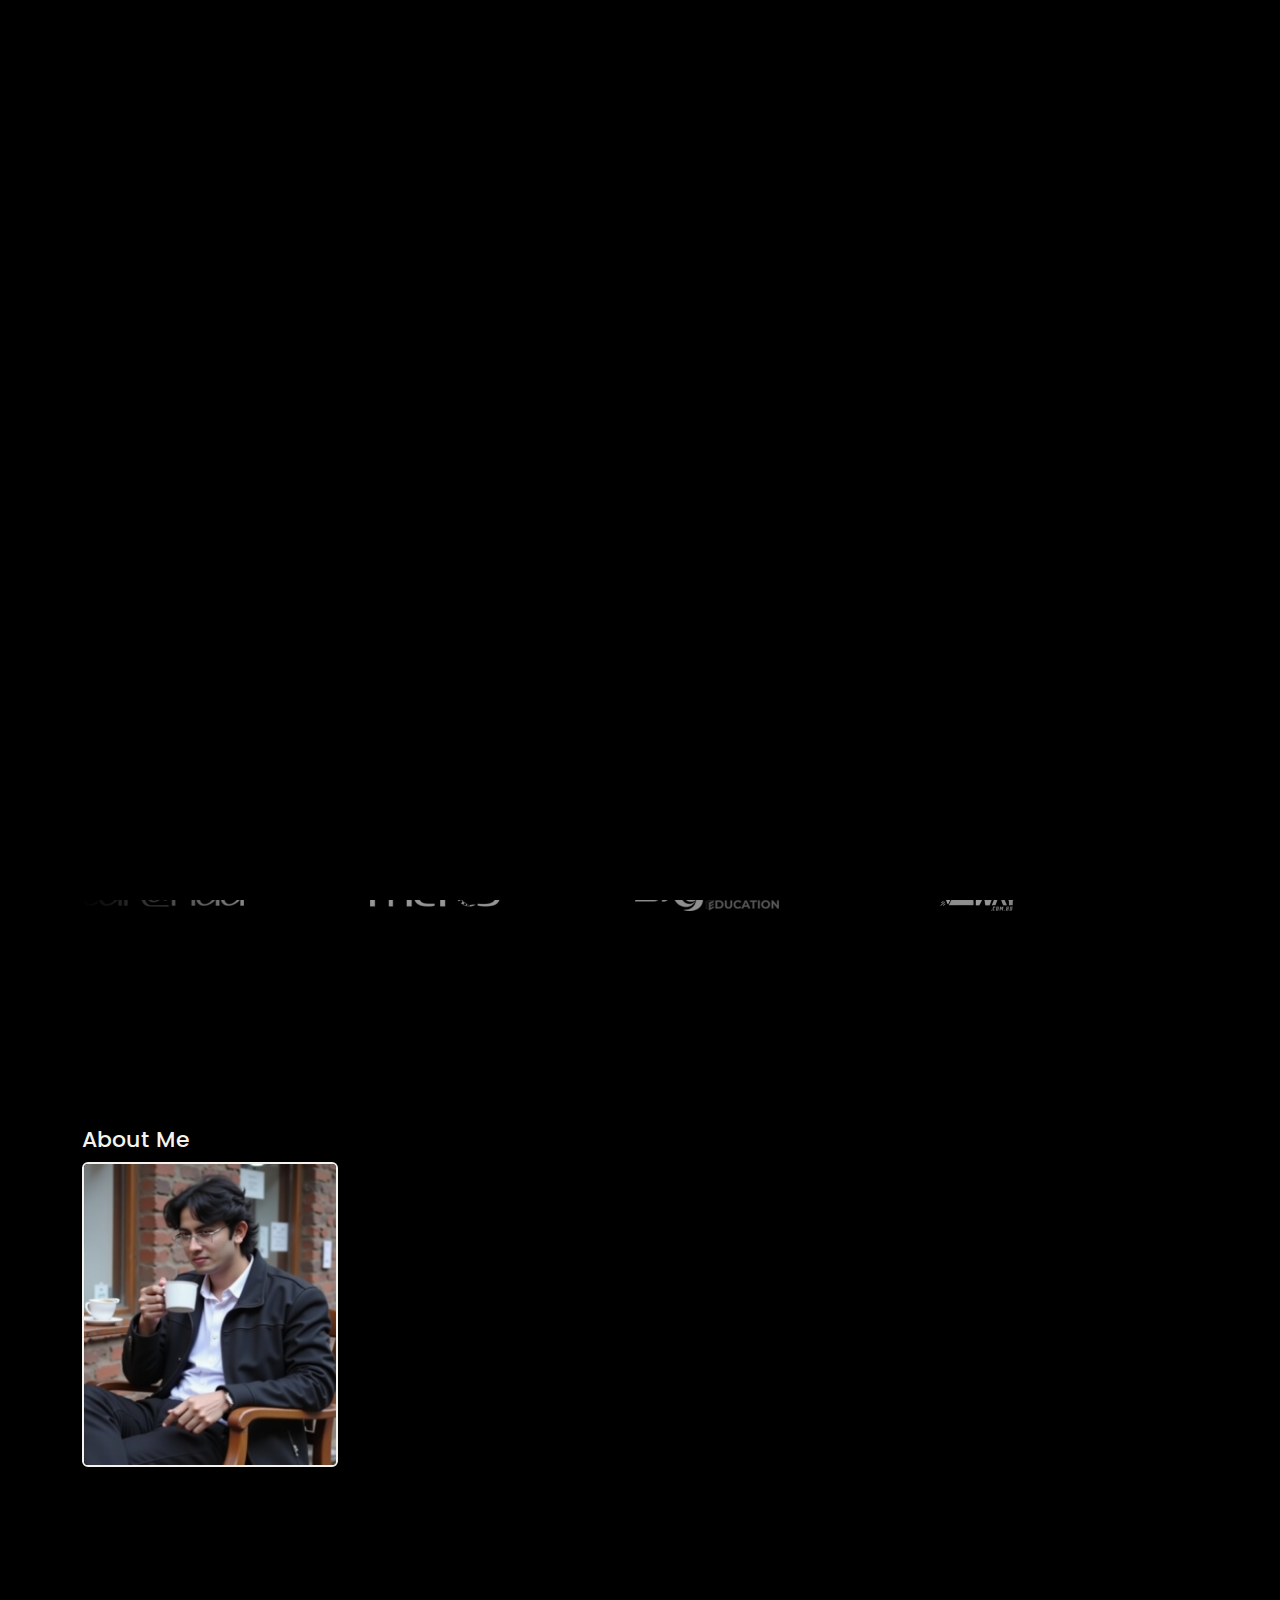
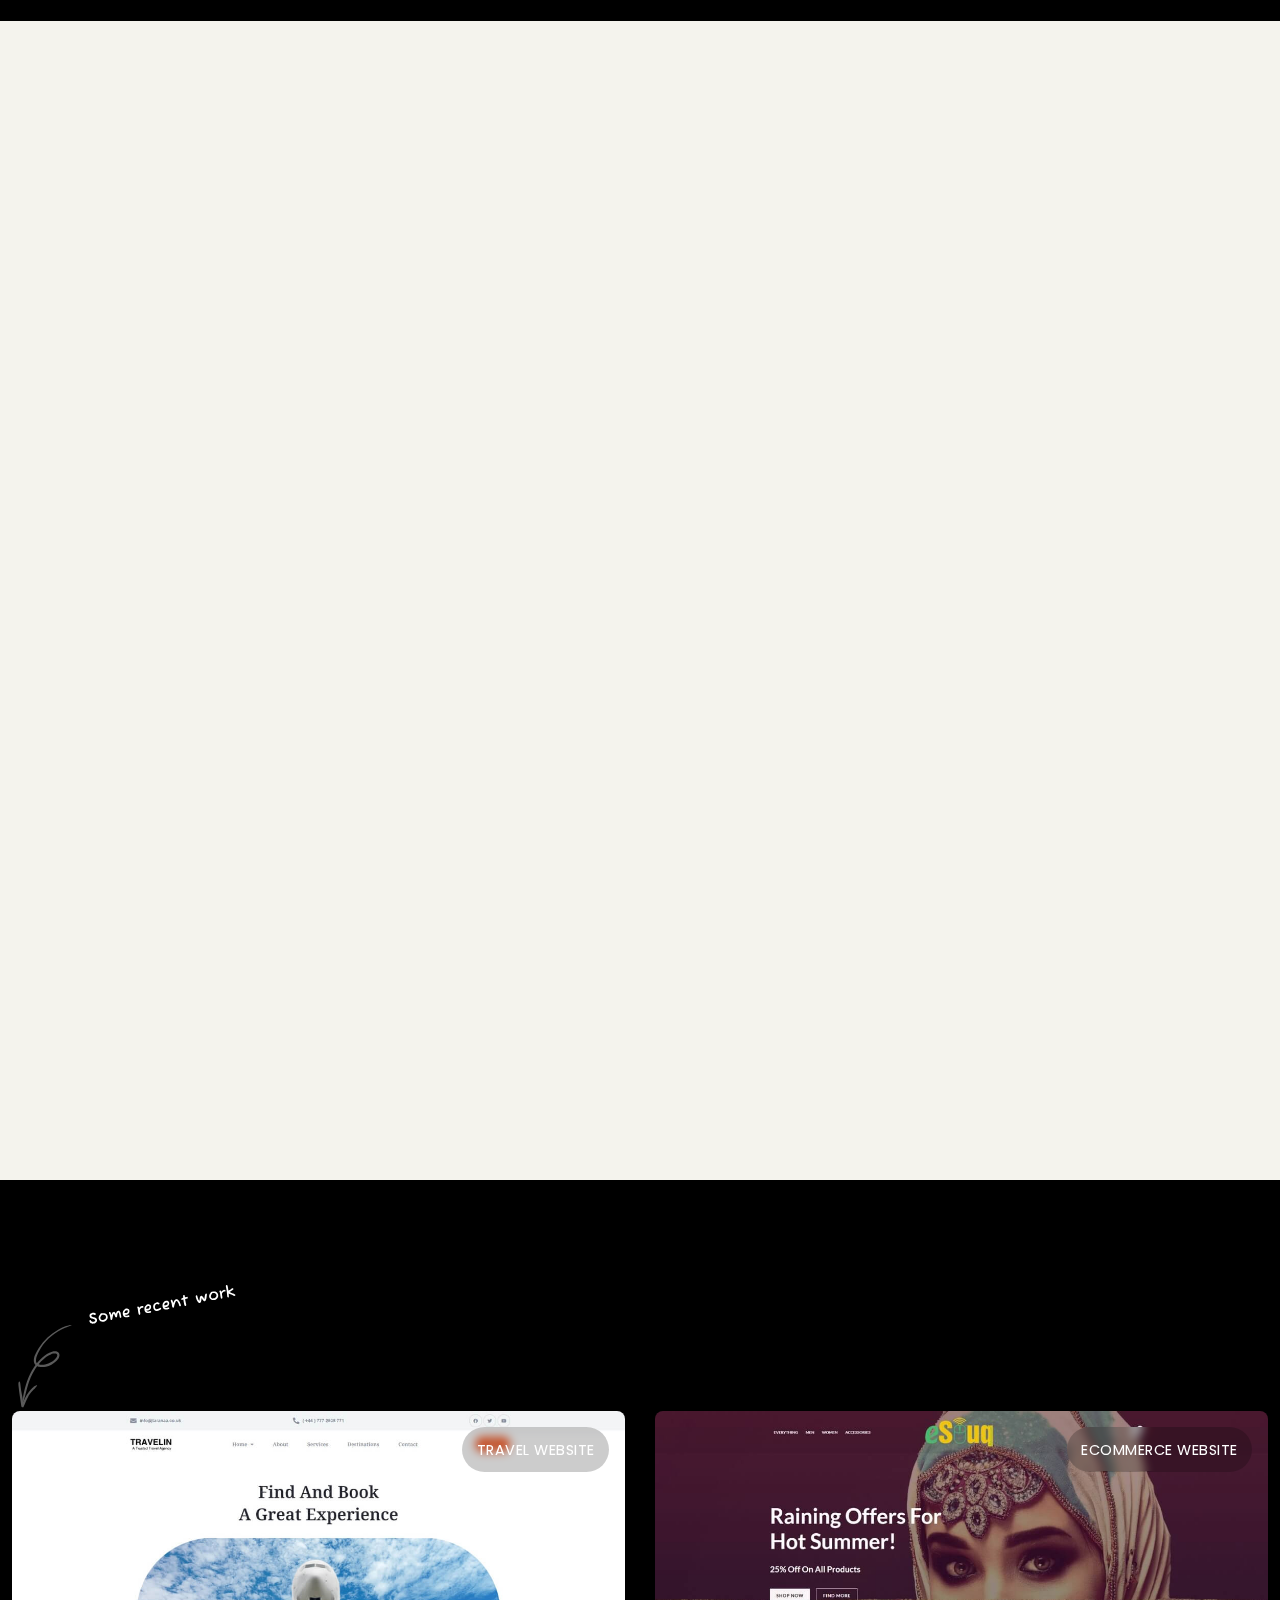
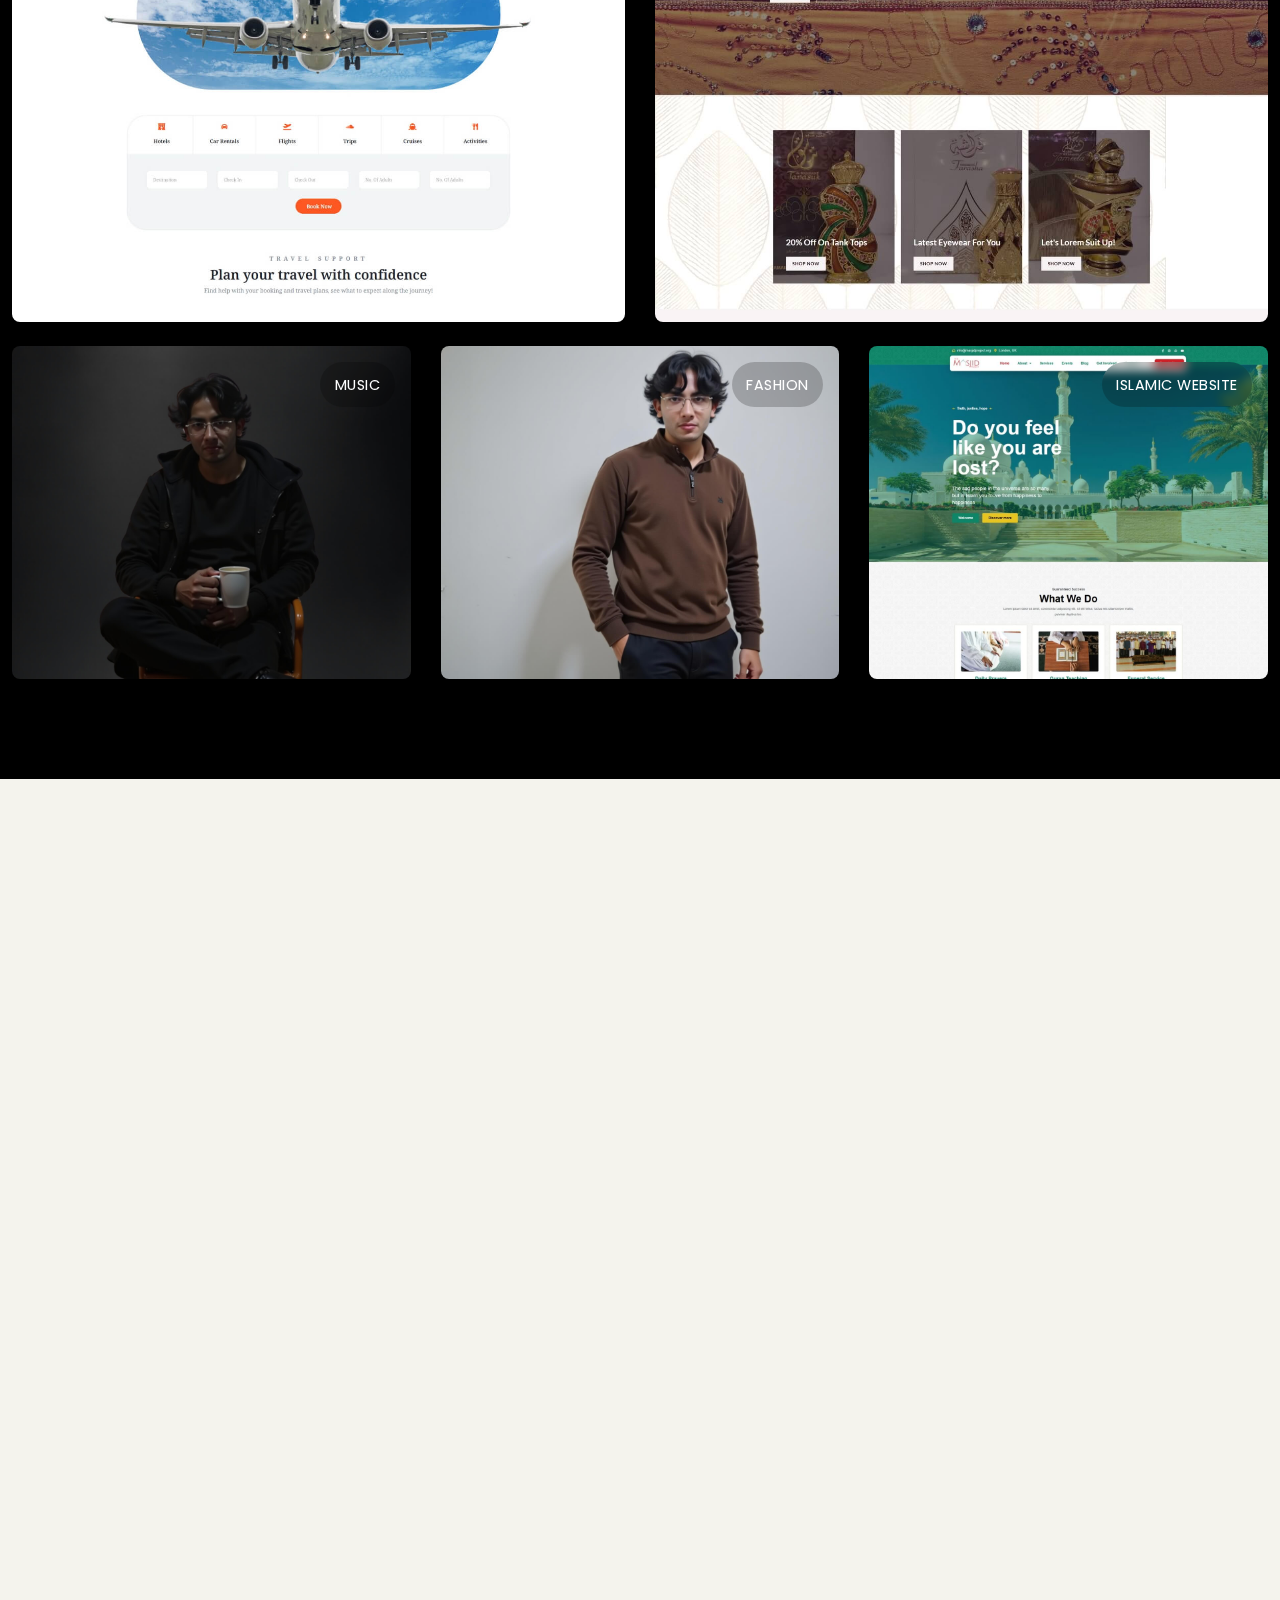
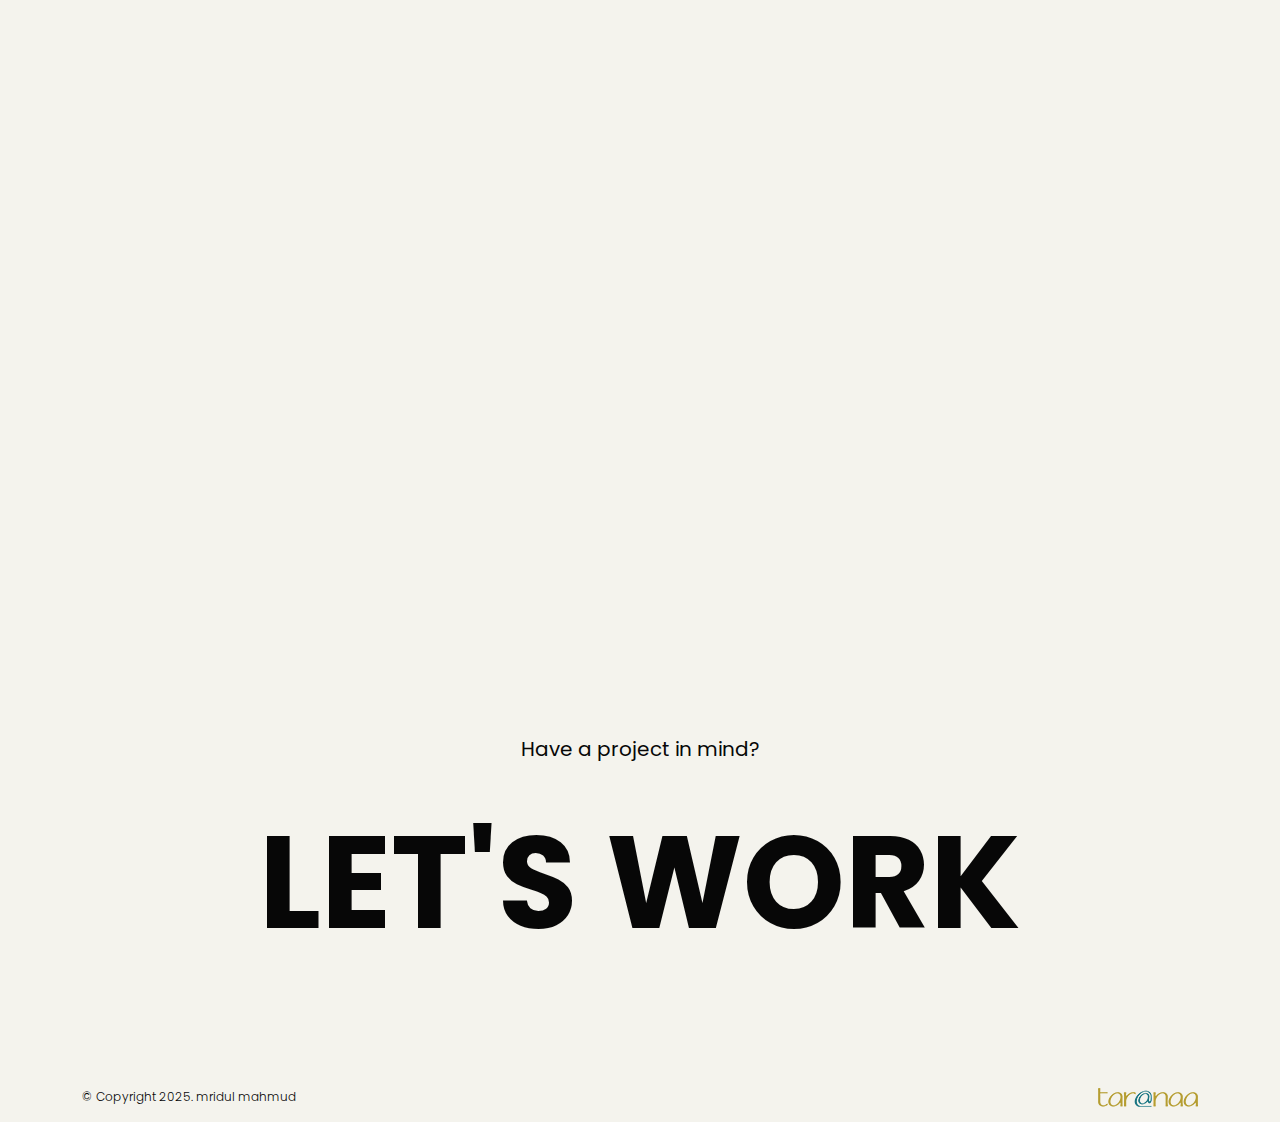
<file: index.html>
<!DOCTYPE html>
<html lang="en">

<head>
    <!-- META -->
    <meta charset="utf-8">
    <meta http-equiv="X-UA-Compatible" content="IE=edge">
    <meta name="viewport" content="width=device-width, initial-scale=1">
    <meta name="viewport" content="width=device-width, initial-scale=1.0">
    <meta name="description" content="Nino - Modern Portfolio Template">
    <meta name="keywords" content="personal, portfolio new, html, one page, bootstrap, new html template, design, creative, onepage, clean, modern">
    <meta name="author" content="Tanvir Hossain">
    <!-- PAGE TITLE -->
    <title>Mridul - A Passionate Web Developer & Entrepreneur</title>
    <link rel="icon" type="image/x-icon" href="assets/images/favicon.png">
    <!-- ALL GOOGLE FONTS -->
    <link rel="preconnect" href="https://fonts.googleapis.com">
    <link rel="preconnect" href="https://fonts.gstatic.com" crossorigin>
    <link href="https://fonts.googleapis.com/css2?family=Oswald:wght@200..700&family=Poppins:ital,wght@0,100;0,200;0,300;0,400;0,500;0,600;0,700;0,800;0,900;1,100;1,200;1,300;1,400;1,500;1,600;1,700;1,800;1,900&display=swap" rel="stylesheet">
    <!-- BOOTSTRAP CSS -->
    <link rel="stylesheet" href="assets/css/bootstrap.min.css" />
    <!-- FONT AWESOME CSS -->
    <link rel="stylesheet" href="assets/css/font-awesome-pro.css" />
    <!-- FONT AWESOME CSS -->
    <link rel="stylesheet" href="assets/fonts/remixicon.css" />
    <!-- MAGNIFIC CSS -->
    <link rel="stylesheet" href="assets/css/magnific-popup.css">
    <!-- NICE SELECT CSS -->
    <link rel="stylesheet" href="assets/css/nice-select.min.css" />
    <!-- ANIMATE CSS -->
    <link rel="stylesheet" href="assets/css/animate.min.css" />
    <!-- MOBILE MENU CSS -->
    <link rel="stylesheet" href="assets/css/mobilemenu.css" />
    <!-- SLICK CSS -->
    <link rel="stylesheet" href="assets/css/slick.min.css" />
    <!-- SPACING CSS -->
    <link rel="stylesheet" href="assets/css/spacing.css" />
    <!-- MAIN STYLE CSS -->
    <link rel="stylesheet" href="assets/css/style.css" />
    <!-- RESPONSIVE CSS -->
    <link rel="stylesheet" href="assets/css/responsive.css">
    <!-- HTML5 shim and Respond.js IE8 support of HTML5 elements and media queries -->
    <!-- WARNING: Respond.js doesn't work if you view the page via file:// -->
    <!--[if lt IE 9]>
      <script src="https://oss.maxcdn.com/html5shiv/3.7.2/html5shiv.min.js"></script>
      <script src="https://oss.maxcdn.com/respond/1.4.2/respond.min.js"></script>
    <![endif]-->
</head>

<body>
    <!-- START PRELOADER AREA-->
    <div class="preloader">
        <svg viewbox="0 0 1000 1000" preserveaspectratio="none">
            <path id="preloaderSvg" d="M0,1005S175,995,500,995s500,5,500,5V0H0Z"></path>
        </svg>
        <div class="preloader-heading">
            <div class="load-text">
                <span>L</span>
                <span>o</span>
                <span>a</span>
                <span>d</span>
                <span>i</span>
                <span>n</span>
                <span>g</span>
            </div>
        </div>
    </div>
    <!-- END PRELOADER AREA -->
    <!-- START SCROOL UP DESIGN AREA -->
    <div class="progress-wrap cursor-pointer">
        <i class="ri-arrow-up-s-line"></i>
        <svg class="progress-circle svg-content" width="100%" height="100%" viewBox="-1 -1 102 102">
            <path d="M50,1 a49,49 0 0,1 0,98 a49,49 0 0,1 0,-98" />
        </svg>
    </div>
    <!-- / END SCROOL UP DESIGN AREA -->
    <!-- START MAGIC CURSOR AND BALL AREA-->
    <div id="magic-cursor">
        <div id="ball"></div>
    </div>
    <!-- / END MAGIC CURSOR AND BALL AREA-->
    <!-- START MENU DESIGN AREA-->
    <header class="main-header">
        <div class="header-upper">
            <div class="container">
                <div class="header-inner">
                    <div class="row align-items-center">
                        <div class="col-xl-2 col-lg-2 col-md-6 col-6 col-sm-3">
                            <div class="logo-area">
                                <div class="logo">
                                    <a href="index.html"><img src="assets/images/logo.png" alt=""></a>
                                </div>
                            </div>
                        </div>
                        <div class="col-xl-10 col-lg-10 col-md-6 col-6 col-sm-9">
                            <div class="main-menu">
                                <nav id="mobile-menu">
                                    <ul>
                                        <li><a href="index.html" class="linkstyle">Home</a></li>
                                        <li><a href="about.html" class="linkstyle">about</a></li>
                                        <li ><a href="projects.html" class="linkstyle">Portfolio</a>
                                        <li><a href="gallery.html" class="linkstyle">Art Gallery</a></li>
                                        <li><a href="service.html" class="linkstyle">services</a></li>
                                            <!-- class="has-dropdown" -->
                                         <!-- 
                                            <ul class="sub-menu">
                                                <li><a href="projects.html">Projects List</a></li>
                                                <li><a href="single-project.html">Single Portfolio</a></li>
                                            </ul>
                                         -->
                                        </li>  
                                        <!-- <li><a href="blog.html" class="linkstyle">Blog</a></li>  -->
                                        <li><a href="contact.html" class="linkstyle">Contact</a></li>
                                    </ul>
                                </nav>
                            </div>
                            <div class="side-menu-icon d-lg-none text-end">
                                <a href="javascript:void(0)" class="info-toggle-btn f-right sidebar-toggle-btn"><i class="fal fa-bars"></i></a>
                            </div>
                        </div>
                    </div>
                </div>
            </div>
        </div>
    </header>
    <!-- // END MENU DESIGN AREA-->
    <!-- START MOBILE MENU DESIGN AREA-->
    <div class="sidebar__area">
        <div class="sidebar__wrapper">
            <div class="sidebar__close">
                <button class="sidebar__close-btn" id="sidebar__close-btn">
                    <i class="fal fa-times"></i>
                </button>
            </div>
            <div class="sidebar__content mt-50 mb-20">
                <div class="mobile-menu fix"></div>
            </div>
        </div>
    </div>
    <div class="body-overlay"></div>
    <!-- // END MOBILE MENU DESIGN AREA-->
    <!-- START HEADER DESIGN AREA -->
    <section id="home" class="main-hero-area">
        <div class="container">
            <div class="row">
                <div class="col-lg-12">
                    <!-- START HERO DESIGN AREA -->
                    <div class="hero-content wow fadeInUp text-center delay-0-2s">
                        <h2>Mridul Mahmud</h2>
                    </div>
                    <!-- / END HERO DESIGN AREA -->
                </div>
            </div>
            <div class="row">
                <div class="col-lg-3 pt-30">
                    <!-- START HERO DESIGN AREA -->
                    <div class="hero-content wow fadeInUp delay-0-2s">
                        <div class="clienti-reviews">
                            <ul class="clienti-profile">
                                <li>
                                    <img class="img-fluid" src="assets/images/avatar/01.jpg" alt="client">
                                </li>
                                <li>
                                    <img class="img-fluid" src="assets/images/avatar/02.jpg" alt="client">
                                </li>
                                <li>
                                    <img class="img-fluid" src="assets/images/avatar/03.jpg" alt="client">
                                </li>
                            </ul>
                            <div class="reviews">999+ missed calls <span>(From Elon Mask)</span>
                                <p>মির্জা ফখরুলের মন খারাপ! <br>-Obaidul Qader</p>
                            </div>
                        </div>
                    </div>
                    <!-- / END HERO DESIGN AREA -->
                </div>
                <div class="col-lg-6">
                    <div class="hero-image">
                        <img src="assets/images/about/me.jpg" alt="">
                    </div>
                    <!-- / END HERO DESIGN AREA -->
                </div>
                <div class="col-lg-3 pt-30">
                    <div class="hero-content wow fadeInUp delay-0-4s">
                        <p>Hi, I’m Mridul Mahmud, a passionate Web Developer dedicated to creating user-friendly digital experiences.</p>
                        <a class="theme-btn" href="">Get In touch</a>
                    </div>
                    <!-- / END HERO DESIGN AREA -->
                </div>
            </div>
        </div>
    </section>
    <!-- / END HEADER DESIGN AREA -->
    <!-- START COMPANY DESIGN AREA -->
    <div class="company-design-area">
        <div class="container">
            <div class="row">
                <div class="col-lg-12">
                    <h2>Company I Worked With</h2>
                    <div class="company-list">
                        <div class="scroller" data-direction="left" data-speed="slow">
                            <div class="scroller__inner">
                                <img src="assets/images/client-logos/partner1.png" alt="Company" />
                                <img src="assets/images/client-logos/partner2.png" alt="Company" />
                                <img src="assets/images/client-logos/partner3.png" alt="Company" />
                                <img src="assets/images/client-logos/partner4.png" alt="Company" />
                                <img src="assets/images/client-logos/partner5.png" alt="Company" />
                                <img src="assets/images/client-logos/partner6.png" alt="Company" />
                                <img src="assets/images/client-logos/partner7.png" alt="Company" />
                                <img src="assets/images/client-logos/partner8.png" alt="Company" />
                            </div>
                        </div>
                    </div>
                </div>
            </div>
        </div>
    </div>
    <!-- // END COMPANY DESIGN AREA -->
    <!-- START ABOUT DESIGN AREA -->
    <section id="about" class="about-area">
        <div class="container">
            <div class="row">
                <!-- START ABOUT TEXT DESIGN AREA -->
                <div class=" col-lg-3 col-sm-3">
                    <h2 class="about-pre-title">About Me</h2>
                    <img src="assets/images/about/about-me.jpg" alt="" class="about-img-mini">
                </div>

                <div class="col-lg-9 col-sm-9">
                    <div class="about-content-part wow fadeInUp delay-0-2s ">
                        <p>I’m Mridul Mahmud, a frontend web developer with over 6 years of experience. My career began in SEO, where I gained a deep understanding of user behavior. This insight led me to transition into frontend development, where I now create seamless, intuitive, and engaging digital experiences.</p>
                    </div>
                    <!-- START COUNTER DESIGN AREA -->
                    <div class="hero-counter-area d-flex justify-content-between wow fadeInUp delay-0-4s">
                        <div class="counter-item counter-text-wrap">
                            <span class="count-text plus" data-speed="3000" data-stop="6">0</span>
                            <span class="counter-title">Years Of Experience</span>
                        </div>
                        <div class="counter-item counter-text-wrap">
                            <span class="count-text k-plus" data-speed="3000" data-stop="1">0</span>
                            <span class="counter-title">Complete Projects</span>
                        </div>
                        <div class="counter-item counter-text-wrap">
                            <span class="count-text percent" data-speed="3000" data-stop="90">0</span>
                            <span class="counter-title">Client Satisfactions</span>
                        </div>
                    </div>
                    <!-- / END COUNTER DESIGN AREA -->
                </div>
                <!-- / END ABOUT TEXT DESIGN AREA -->
            </div>
        </div>
    </section>
    <!-- / END ABOUT DESIGN AREA -->
    <!-- START SERVICE DESIGN AREA -->
    <section id="services" class="services-area">
        <div class="container">
            <div class="row">
                <div class="col-xl-12 col-lg-12">
                    <div class="section-title section-black-title wow fadeInUp delay-0-2s">
                        <h2>Services</h2>
                    </div>
                </div>
            </div>
            <div class="row">
                <!-- START SINGLE SERVICE DESIGN AREA -->
                <div class="col-lg-8 col-md-7">
                    <div class="service-item wow fadeInUp delay-0-2s">
                        <i class="ri-arrow-right-up-line"></i>
                        <h5>01</h5>
                        <h4>Web Development</h4>
                        <p>A strategic and creative approach to build digital identities, ensuring your website captivates audiences and delivers a functional online presence..</p>
                    </div>
                </div>
                <!-- / END SINGLE SERVICE DESIGN AREA -->
                <!-- START SINGLE SERVICE DESIGN AREA -->
                <div class="col-lg-4 col-md-5">
                    <div class="service-item wow fadeInUp delay-0-4s">
                        <i class="ri-arrow-right-up-line"></i>
                        <h5>02</h5>
                        <h4>Responsive Design</h4>
                        <p>Crafting adaptable designs that ensure a seamless experience across devices.</p>
                    </div>
                </div>
                <!-- / END SINGLE SERVICE DESIGN AREA -->
                <!-- START SINGLE SERVICE DESIGN AREA -->
                <div class="col-lg-4 col-md-5">
                    <div class="service-item wow fadeInUp delay-0-6s">
                        <i class="ri-arrow-right-up-line"></i>
                        <h5>03</h5>
                        <h4>UX Research</h4>
                        <p>Combining functionality and aesthetics for a user-friendly experience.</p>
                    </div>
                </div>
                <!-- / END SINGLE SERVICE DESIGN AREA -->
                <!-- START SINGLE SERVICE DESIGN AREA -->
                <div class="col-lg-8 col-md-7">
                    <div class="service-item wow fadeInUp delay-0-8s">
                        <i class="ri-arrow-right-up-line"></i>
                        <h5>04</h5>
                        <h4>SEO Optimization</h4>
                        <p>A balanced mix of strategy and finesse to enhance your website’s visibility and performance, driving more traffic and engagement.</p>
                    </div>
                </div>
                <!-- / END SINGLE SERVICE DESIGN AREA -->
            </div>
        </div>
    </section>
    <!-- / END SERVICE DESIGN AREA -->
    <!-- START PORTFOLIO DESIGN AREA -->
    <div class="projects-area" id="portfolio">
        <div class="custom-icon">
            <img src="assets/images/custom/work-scribble.svg" alt="custom">
        </div>
        <div class="container-fluid">
            <div class="row g-4 portfolio-grid">
                <!-- START SINGLE PORTFOLIO DESIGN AREA -->
                <div class="col-md-6 col-xl-6 portfolio-item category-1">
                    <a href="assets/images/projects/travel.jpg" class="work-popup">
                        <div class="portfolio-box">
                            <!-- Image -->
                            <img src="assets/images/projects/travel.jpg" alt="" data-rjs="2">
                            <!-- Category -->
                            <span class="portfolio-category">Travel Website</span>
                            <!-- Caption -->
                            <div class="portfolio-caption">
                                <a href="https://travel.taranaa.info/" target="_blank"><h1>Travel Booking Website</h1></a>
                            </div>
                        </div>
                    </a>
                </div>
                <!-- // END SINGLE PORTFOLIO DESIGN AREA -->
                <!-- START SINGLE PORTFOLIO DESIGN AREA -->
                <div class="col-md-6 col-xl-6 portfolio-item category-2">
                    <a href="single-project.html">
                        <div class="portfolio-box">
                            <!-- Image -->
                            <img src="assets/images/projects/esouq.jpg" alt="" data-rjs="2">
                            <!-- Category -->
                            <span class="portfolio-category">Ecommerce Website</span>
                            <!-- Caption -->
                            <div class="portfolio-caption">
                                <h1>Esouq is an Islamic Lifestyle Store</h1>
                            </div>
                        </div>
                    </a>
                </div>
                <!-- // END SINGLE PORTFOLIO DESIGN AREA -->
                <!-- START SINGLE PORTFOLIO DESIGN AREA -->
                <div class="col-md-6 col-xl-4 portfolio-item category-2">
                    <a href="https://www.youtube.com/watch?v=Wv7wEa5xkP0" target="_blank" class="popup-youtube">
                        <div class="portfolio-box">
                            <!-- Image -->
                            <img src="assets/images/projects/work3.jpg" alt="" data-rjs="2">
                            <!-- Category -->
                            <span class="portfolio-category">Music</span>
                            <!-- Caption -->
                            <div class="portfolio-caption">
                                <h1>Covered Songs</h1>
                            </div>
                        </div>
                    </a>
                </div>
                <!-- // END SINGLE PORTFOLIO DESIGN AREA -->
                <!-- START SINGLE PORTFOLIO DESIGN AREA -->
                <div class="col-md-6 col-xl-4 portfolio-item category-1">
                    <a href="assets/images/projects/work4.jpg" class="work-popup">
                        <div class="portfolio-box">
                            <!-- Image -->
                            <img src="assets/images/projects/work4.jpg" alt="" data-rjs="2">
                            <!-- Category -->
                            <span class="portfolio-category">Fashion</span>
                            <!-- Caption -->
                            <div class="portfolio-caption">
                                <h1>Fashion Modeling</h1>
                            </div>
                        </div>
                    </a>
                </div>
                <!-- // END SINGLE PORTFOLIO DESIGN AREA -->
                <!-- START SINGLE PORTFOLIO DESIGN AREA -->
                <div class="col-md-6 col-xl-4 portfolio-item category-2">
                    <a href="assets/images/projects/masjid-project.jpg" class="work-popup">
                        <div class="portfolio-box">
                            <!-- Image -->
                            <img src="assets/images/projects/masjid-project.jpg" alt="" data-rjs="2">
                            <!-- Category -->
                            <span class="portfolio-category">Islamic Website</span>
                            <!-- Caption -->
                            <div class="portfolio-caption">
                                <a href="https://masjid.taranaa.info/" target="_blank"><h1>A Masjid Project</h1></a>
                            </div>
                        </div>
                    </a>
                </div>
                <!-- // END SINGLE PORTFOLIO DESIGN AREA -->
            </div>
        </div>
    </div>
    <!-- // END PORTFOLIO DESIGN AREA -->
    <!-- START TESTIMONIALS DESIGN AREA -->
    <section class="testimonials-area">
        <div class="container">
            <div class="row">
                <div class="col-xl-12 col-lg-12">
                    <div class="section-title section-black-title wow fadeInUp delay-0-2s">
                        <h2>Testinomials</h2>
                    </div>
                </div>
            </div>
            <div class="row">
                <div class="col-lg-6 col-md-6">
                    <!-- START SINGLE TESTIMONIALS DESIGN AREA -->
                    <div class="testimonial-item wow fadeInUp delay-0-2s">
                        <div class="author">
                            <img src="assets/images/testimonials/author1.jpg" alt="Author" />
                        </div>
                        <div class="text">
                            Financial planners help people to knowledge in about how to
                            invest and in save their moneye the most efficient way eve plan
                            ners help people tioniio know ledige in about how.
                        </div>
                        <div class="testi-des">
                            <h5>Zonathon Doe</h5>
                            <span>CEO & Founder X</span>
                        </div>
                    </div>
                    <!-- / END SINGLE TESTIMONIALS DESIGN AREA -->
                </div>
                <div class="col-lg-6 col-md-6">
                    <!-- START SINGLE TESTIMONIALS DESIGN AREA -->
                    <div class="testimonial-item wow fadeInUp delay-0-4s">
                        <div class="author">
                            <img src="assets/images/testimonials/author2.jpg" alt="Author" />
                        </div>
                        <div class="text">
                            Asian planners help people to knowledge in about how to
                            invest and in save their moneye the most efficient way eve plan
                            ners help people tioniio know ledige in about how.
                        </div>
                        <div class="testi-des">
                            <h5>Martin Smith</h5>
                            <span>CEO & Founder Google</span>
                        </div>
                    </div>
                    <!-- / END SINGLE TESTIMONIALS DESIGN AREA -->
                </div>
                <div class="col-lg-4 col-md-6">
                    <!-- START SINGLE TESTIMONIALS DESIGN AREA -->
                    <div class="testimonial-item wow fadeInUp delay-0-6s">
                        <div class="author">
                            <img src="assets/images/testimonials/author3.jpg" alt="Author" />
                        </div>
                        <div class="text">
                            Hello  planners help people to knowledge in about how to
                            invest and in save their moneye the most efficient way eve plan
                            ners help people tioniio know ledige in about how.
                        </div>
                        <div class="testi-des">
                            <h5>Methail Dev</h5>
                            <span>Managing Director -  Paydesk</span>
                        </div>
                    </div>
                    <!-- / END SINGLE TESTIMONIALS DESIGN AREA -->
                </div>
                <div class="col-lg-4 col-md-6">
                    <!-- START SINGLE TESTIMONIALS DESIGN AREA -->
                    <div class="testimonial-item wow fadeInUp delay-0-8s">
                        <div class="author">
                            <img src="assets/images/testimonials/author4.jpg" alt="Author" />
                        </div>
                        <div class="text">
                            Financial planners help people to knowledge in about how to
                            invest and in save their moneye the most efficient way eve plan
                            ners help people tioniio know ledige in about how.
                        </div>
                        <div class="testi-des">
                            <h5>Eliana tweet</h5>
                            <span>CEO & Founder Tesla</span>
                        </div>
                    </div>
                    <!-- / END SINGLE TESTIMONIALS DESIGN AREA -->
                </div>
                <div class="col-lg-4 col-md-6">
                    <!-- START SINGLE TESTIMONIALS DESIGN AREA -->
                    <div class="testimonial-item wow fadeInUp delay-0-9s">
                        <div class="author">
                            <img src="assets/images/testimonials/author5.jpg" alt="Author" />
                        </div>
                        <div class="text">
                            Yelp  planners help people to knowledge in about how to
                            invest and in save their moneye the most efficient way eve plan
                            ners help people tioniio know ledige in about how.
                        </div>
                        <div class="testi-des">
                            <h5>Henry Clark</h5>
                            <span>Founder Oxyzen</span>
                        </div>
                    </div>
                    <!-- / END SINGLE TESTIMONIALS DESIGN AREA -->
                </div>
            </div>
        </div>
    </section>
    <!-- / END TESTIMONIALS DESIGN AREA -->

    <!-- START VLOG DESIGN AREA -->
    <section class="blog-area">
        <div class="container">
            <div class="row">
                <div class="col-xl-12 col-lg-12">
                    <div class="section-title wow fadeInUp delay-0-2s">
                        <h2>Videos</h2>
                    </div>
                </div>
                <div class="container">
                    <div class="row">
                        <div class="col-xl-12 col-lg-12">
                            <iframe width="100%" height="580" src="https://www.youtube.com/embed/1zNWoiRd1BM?si=zXIUN3LdMbd_alZx" title="YouTube video player" frameborder="0" allow="accelerometer; autoplay; clipboard-write; encrypted-media; gyroscope; picture-in-picture; web-share" referrerpolicy="strict-origin-when-cross-origin" allowfullscreen class="yt-videos"></iframe>
                        </div>
                    </div>
                </div>
            </div>
        </div>
    </section>
    <!-- / END VLOG DESIGN AREA -->
    <!-- START CONTACT DESIGN AREA -->
    <section id="contact" class="contact-area">
        <div class="container">
            <div class="row">
                <div class="col-xl-12 col-lg-12">
                    <div class="section-title section-black-title wow fadeInUp delay-0-2s">
                        <h2>Contact Me</h2>
                    </div>
                </div>
            </div>
            <div class="row">
                <div class="col-lg-4">
                    <div class="contact-content-part  wow fadeInUp delay-0-2s">
                        <!-- START CONTACT SINGLEDESIGN AREA -->
                        <div class="single-contact wow fadeInUp" data-wow-delay=".2s">
                            <span class="circle-btn">
                                <i class="ri-map-pin-line"></i>
                            </span>
                            <h2>our office:</h2>
                            <p>Jamalpur,Dhaka Bangladesh</p>
                        </div>
                        <!-- / END CONTACT SINGLEDESIGN AREA -->
                        <!-- START CONTACT SINGLEDESIGN AREA -->
                        <div class="single-contact wow fadeInUp" data-wow-delay=".4s">
                            <span class="circle-btn">
                                <i class="ri-headphone-line"></i>
                            </span>
                            <h2>contact number:</h2>
                            <p>+880 1683631489</p>
                        </div>
                        <!-- / END CONTACT SINGLEDESIGN AREA -->
                        <!-- START CONTACT SINGLEDESIGN AREA -->
                        <div class="single-contact wow fadeInUp" data-wow-delay=".6s">
                            <span class="circle-btn">
                                <i class="ri-mail-line"></i>
                            </span>
                            <h2>Email us:</h2>
                            <p><a href="mailto:info@mridulmahmud.net"></a>info@mridulmahmud.net</p>
                        </div>
                        <!-- / END CONTACT SINGLEDESIGN AREA -->
                        <!-- START CONTACT SINGLEDESIGN AREA -->
                        <div class="single-contact wow fadeInUp" data-wow-delay=".6s">
                            <h2>Socials</h2>
                            <div class="about-social">
                            <ul>
                                <li><a href="https://www.facebook.com/mhmridulmahmud"><i class="ri-facebook-circle-fill"></i></a></li>
                                <li><a href="https://www.youtube.com/@mridulmahmud3136"><i class="ri-youtube-fill"></i></a></li>
                                <li><a href=""><i class="ri-linkedin-fill"></i></a></li>
                                <li><a href=""><i class="ri-github-line"></i></a></li>
                            </ul>
                        </div>
                        </div>
                        <!-- / END CONTACT SINGLEDESIGN AREA -->
                    </div>
                </div>
                <!-- START CONTACT FORM DESIGN AREA -->
                <div class="col-lg-8">
                    <div class="contact-form contact-form-area wow fadeInUp delay-0-4s">
                        <form id="contactForm" class="contact-form" action="#" method="post">
                            <div class="row">
                                <div class="col-md-6">
                                    <div class="form-group">
                                        <label for="name">Full Name</label>
                                        <input type="text" id="name" class="form-control" value="" placeholder="Mridul..." required="" data-error="Please enter your Name" />
                                        <label for="name" class="for-icon"><i class="far fa-user"></i></label>
                                        <div class="help-block with-errors"></div>
                                    </div>
                                </div>
                                <div class="col-md-6">
                                    <div class="form-group">
                                        <label for="email">Email Address</label>
                                        <input type="email" id="email" class="form-control" value="" placeholder="hello@hotmail.com" required="" data-error="Please enter your Email" />
                                        <label for="email" class="for-icon"><i class="far fa-envelope"></i></label>
                                        <div class="help-block with-errors"></div>
                                    </div>
                                </div>
                                <div class="col-md-12">
                                    <div class="form-group">
                                        <label for="name">Subject</label>
                                        <input type="text" id="subject" class="form-control" value="" placeholder="Your Subject" required="" data-error="Please enter your Name" />
                                        <label for="name" class="for-icon"><i class="far fa-user"></i></label>
                                        <div class="help-block with-errors"></div>
                                    </div>
                                </div>
                                <div class="col-md-12">
                                    <div class="form-group">
                                        <label for="message">Your Message</label>
                                        <textarea name="message" id="message" class="form-control" rows="4" placeholder="Write Your message" required="" data-error="Please Write your Message"></textarea>
                                        <div class="help-block with-errors"></div>
                                    </div>
                                </div>
                                <div class="col-md-12">
                                    <div class="form-group mb-0">
                                        <button type="submit" class="theme-btn">
                                            Send Me Message <i class="ri-mail-line"></i>
                                        </button>
                                        <div id="msgSubmit" class="hidden"></div>
                                    </div>
                                </div>
                                <div class="col-md-12 text-center">
                                    <p class="input-success">We have received your mail, We will get back to you soon!</p>
                                    <p class="input-error">Sorry, Message could not send! Please try again.</p>
                                </div>
                            </div>
                        </form>
                    </div>
                </div>
                <!-- / END CONTACT FORM DESIGN AREA -->
            </div>
        </div>
    </section>
    <!-- / END CONTACT DESIGN AREA -->
    <!-- START FOOTER DESIGN AREA -->
    <footer class="main-footer">
        <div class="container">
            <div class="row">
                <div class="col-lg-12">
                    <div class="footer-top">
                        <p> Have a project in mind?</p>
                        <h2><a href="mailto:info@mridulmahmud.com">let's work</a></h2>
                    </div>
                </div>
            </div>

            <div class="copyrights">
                <p class="copy-left-text">&copy; Copyright 2025. mridul mahmud</a></p>
                <a href="https://taranaa.co.uk/" target="_blank"><img src="assets/images/logo-taranaa-footer.png" alt="" class="footer-img"></a>
            </div>
        </div>
    </footer>
    <!-- / END FOOTER DESIGN AREA -->
    <!-- JQUERY JS -->
    <script src="assets/js/jquery-3.6.0.min.js"></script>
    <!-- BOOTSTRAP JS-->
    <script src="assets/js/bootstrap.min.js"></script>
    <!-- APPEAR JS -->
    <script src="assets/js/appear.min.js"></script>
    <!-- MAGNIFICANT JS -->
    <script src="assets/js/jquery.magnific-popup.min.js"></script>
    <!-- MOBILE MENU JS-->
    <script src="assets/js/mobilemenu.js"></script>
    <!-- GSAP AND LOCOMOTIV JS-->
    <script src="assets/js/gsap.min.js"></script>
    <script src="assets/js/ScrollTrigger.min.js"></script>
    <script src="assets/js/lenis.js"></script>
    <!-- SLICK JS-->
    <script src="assets/js/slick.min.js"></script>
    <!-- NICE SELECT JS-->
    <script src="assets/js/jquery.nice-select.min.js"></script>
    <!-- IMAGE LOADER JS-->
    <script src="assets/js/imagesloaded.pkgd.min.js"></script>
    <!-- ISOTOPE JS-->
    <script src="assets/js/isotope.pkgd.min.js"></script>
    <!--  WOW ANIMATION JS-->
    <script src="assets/js/wow.min.js"></script>
    <!-- SCRIPT JS-->
    <script src="assets/js/script.js"></script>
</body>

</html>
</file>
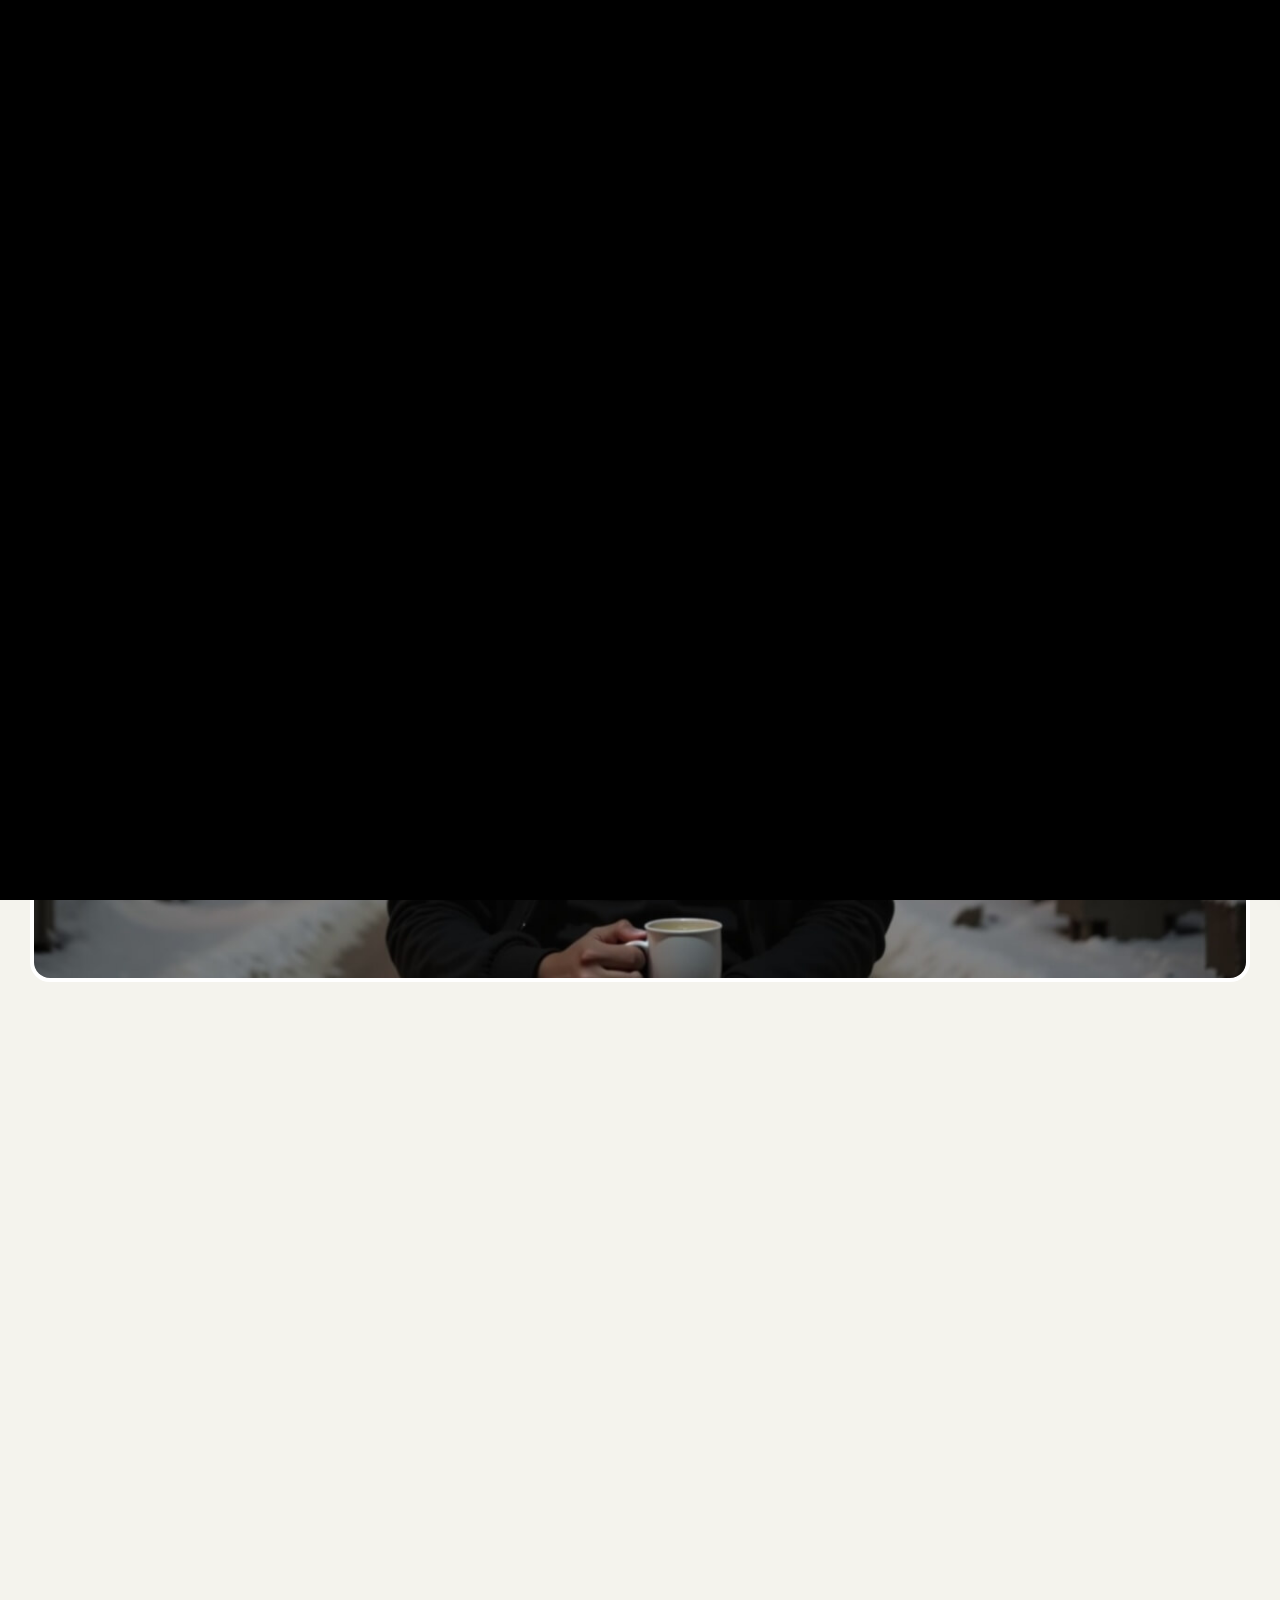
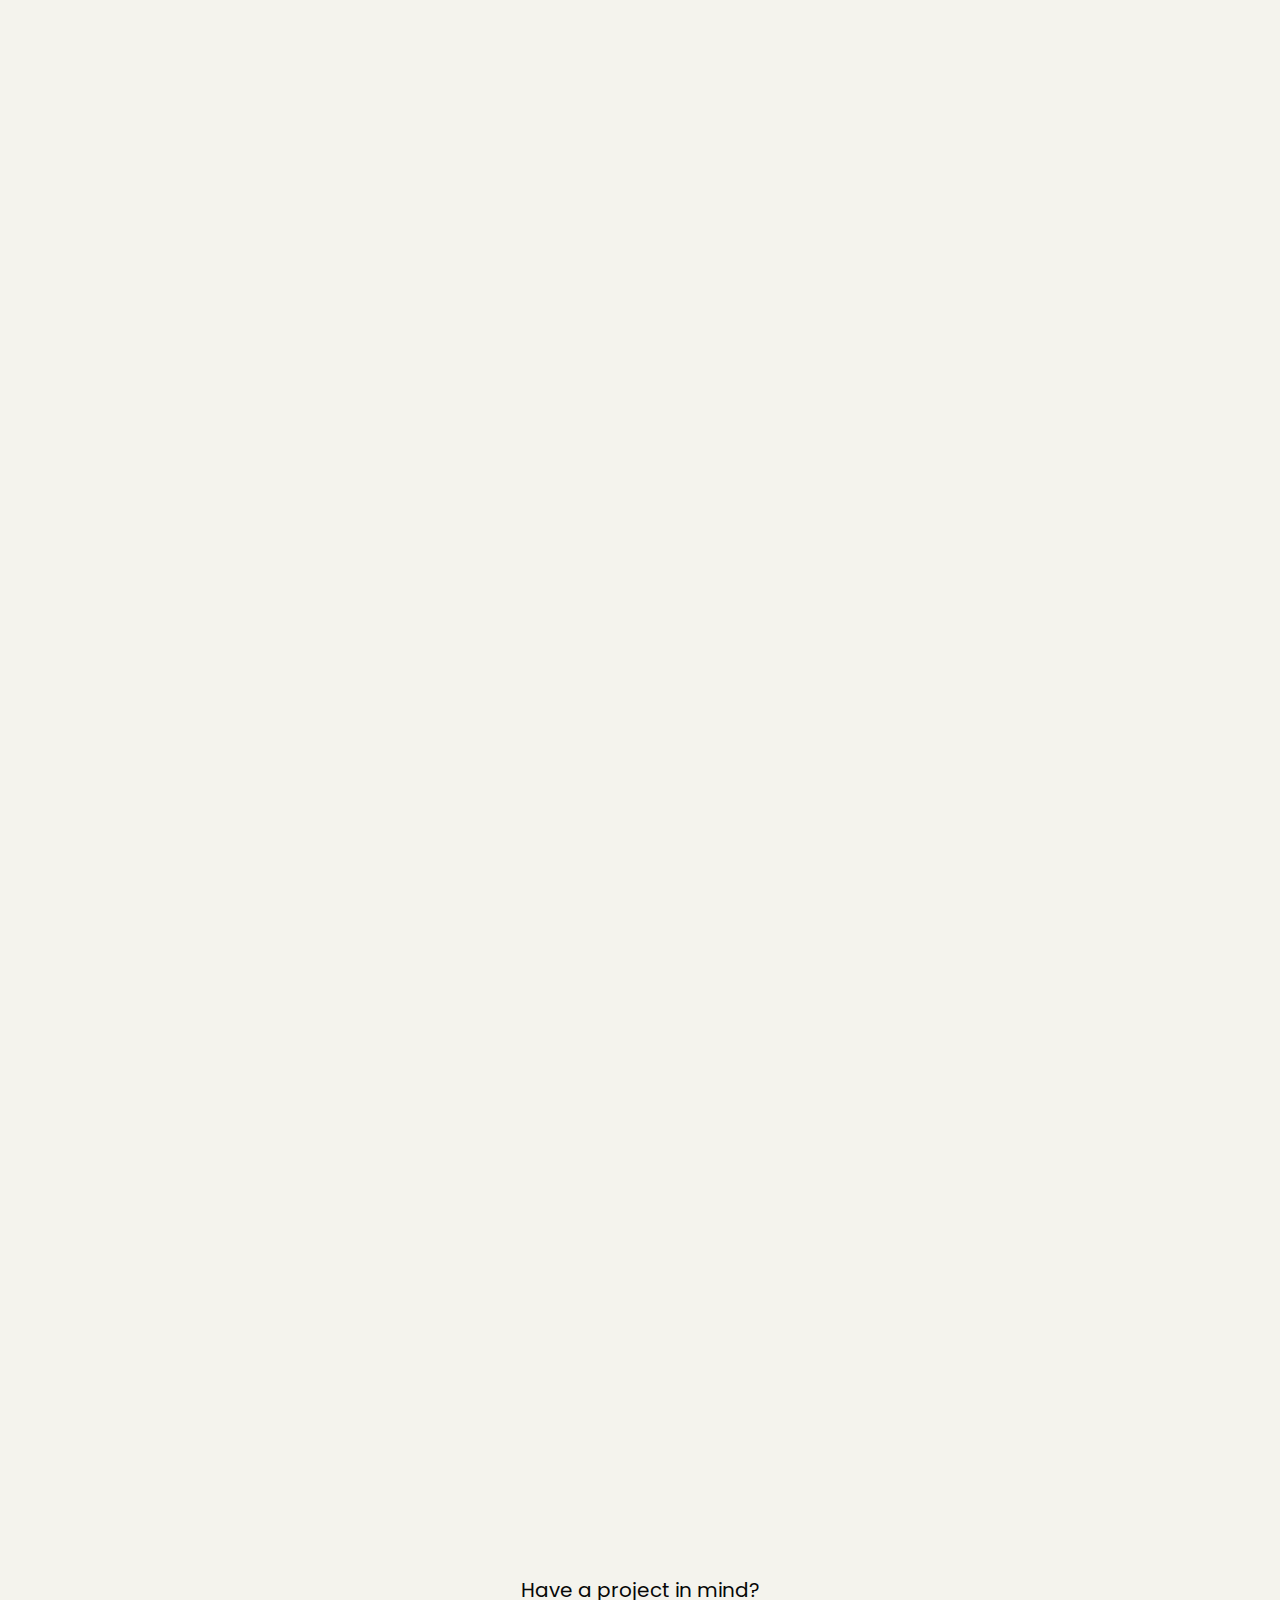
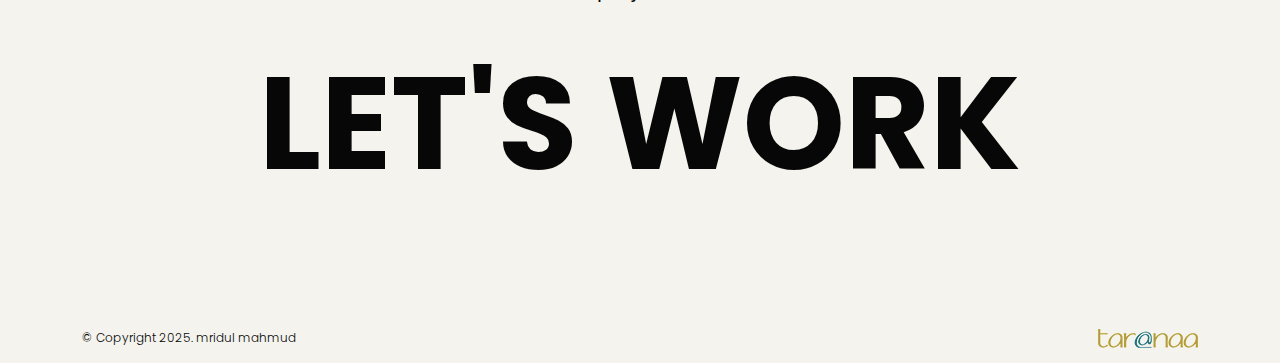
<file: about.html>
<!DOCTYPE html>
<html lang="en">

<head>
    <!-- META -->
    <meta charset="utf-8">
    <meta http-equiv="X-UA-Compatible" content="IE=edge">
    <meta name="viewport" content="width=device-width, initial-scale=1">
    <meta name="description" content="Nino - Modern Portfolio Template">
    <meta name="keywords" content="personal, portfolio new, html, one page, bootstrap, new html template, design, creative, onepage, clean, modern">
    <meta name="author" content="Tanvir Hossain">
    <!-- PAGE TITLE -->
    <title>Mridul - A Passionate Web Developer & Entrepreneur</title>
    <link rel="icon" type="image/x-icon" href="assets/images/favicon.png">
    <!-- ALL GOOGLE FONTS -->
    <link rel="preconnect" href="https://fonts.googleapis.com">
    <link rel="preconnect" href="https://fonts.gstatic.com" crossorigin>
    <link href="https://fonts.googleapis.com/css2?family=Oswald:wght@200..700&family=Poppins:ital,wght@0,100;0,200;0,300;0,400;0,500;0,600;0,700;0,800;0,900;1,100;1,200;1,300;1,400;1,500;1,600;1,700;1,800;1,900&display=swap" rel="stylesheet">
    <!-- BOOTSTRAP CSS -->
    <link rel="stylesheet" href="assets/css/bootstrap.min.css" />
    <!-- FONT AWESOME CSS -->
    <link rel="stylesheet" href="assets/css/font-awesome-pro.css" />
    <!-- FONT AWESOME CSS -->
    <link rel="stylesheet" href="assets/fonts/remixicon.css" />
    <!-- MAGNIFIC CSS -->
    <link rel="stylesheet" href="assets/css/magnific-popup.css">
    <!-- NICE SELECT CSS -->
    <link rel="stylesheet" href="assets/css/nice-select.min.css" />
    <!-- ANIMATE CSS -->
    <link rel="stylesheet" href="assets/css/animate.min.css" />
    <!-- MOBILE MENU CSS -->
    <link rel="stylesheet" href="assets/css/mobilemenu.css" />
    <!-- SLICK CSS -->
    <link rel="stylesheet" href="assets/css/slick.min.css" />
    <!-- SPACING CSS -->
    <link rel="stylesheet" href="assets/css/spacing.css" />
    <!-- MAIN STYLE CSS -->
    <link rel="stylesheet" href="assets/css/style.css" />
    <!-- RESPONSIVE CSS -->
    <link rel="stylesheet" href="assets/css/responsive.css">
    <!-- HTML5 shim and Respond.js IE8 support of HTML5 elements and media queries -->
    <!-- WARNING: Respond.js doesn't work if you view the page via file:// -->
    <!--[if lt IE 9]>
      <script src="https://oss.maxcdn.com/html5shiv/3.7.2/html5shiv.min.js"></script>
      <script src="https://oss.maxcdn.com/respond/1.4.2/respond.min.js"></script>
    <![endif]-->
</head>

<body>
    <!-- START PRELOADER AREA-->
    <div class="preloader">
        <svg viewbox="0 0 1000 1000" preserveaspectratio="none">
            <path id="preloaderSvg" d="M0,1005S175,995,500,995s500,5,500,5V0H0Z"></path>
        </svg>
        <div class="preloader-heading">
            <div class="load-text">
                <span>L</span>
                <span>o</span>
                <span>a</span>
                <span>d</span>
                <span>i</span>
                <span>n</span>
                <span>g</span>
            </div>
        </div>
    </div>
    <!-- END PRELOADER AREA -->
    <!-- START SCROOL UP DESIGN AREA -->
    <div class="progress-wrap cursor-pointer">
        <i class="ri-arrow-up-s-line"></i>
        <svg class="progress-circle svg-content" width="100%" height="100%" viewBox="-1 -1 102 102">
            <path d="M50,1 a49,49 0 0,1 0,98 a49,49 0 0,1 0,-98" />
        </svg>
    </div>
    <!-- / END SCROOL UP DESIGN AREA -->
    <!-- START MAGIC CURSOR AND BALL AREA-->
    <div id="magic-cursor">
        <div id="ball"></div>
    </div>
    <!-- / END MAGIC CURSOR AND BALL AREA-->
    <!-- START MENU DESIGN AREA-->
    <header class="main-header">
        <div class="header-upper">
            <div class="container">
                <div class="header-inner">
                    <div class="row align-items-center">
                        <div class="col-xl-2 col-lg-2 col-md-6 col-6 col-sm-3">
                            <div class="logo-area">
                                <div class="logo">
                                    <a href="index.html"><img src="assets/images/logo.png" alt=""></a>
                                </div>
                            </div>
                        </div>
                        <div class="col-xl-10 col-lg-10 col-md-6 col-6 col-sm-9">
                            <div class="main-menu">
                                <nav id="mobile-menu">
                                    <ul>
                                        <li><a href="index.html" class="linkstyle">Home</a></li>
                                        <li><a href="about.html" class="linkstyle">about</a></li>
                                        <li ><a href="projects.html" class="linkstyle">Portfolio</a>
                                        <li><a href="gallery.html" class="linkstyle">Art Gallery</a></li>
                                        <li><a href="service.html" class="linkstyle">services</a></li>
                                            <!-- class="has-dropdown" -->
                                         <!-- 
                                            <ul class="sub-menu">
                                                <li><a href="projects.html">Projects List</a></li>
                                                <li><a href="single-project.html">Single Portfolio</a></li>
                                            </ul>
                                         -->
                                        </li>  
                                        <!-- <li><a href="blog.html" class="linkstyle">Blog</a></li>  -->
                                        <li><a href="contact.html" class="linkstyle">Contact</a></li>
                                    </ul>
                                </nav>
                            </div>
                            <div class="side-menu-icon d-lg-none text-end">
                                <a href="javascript:void(0)" class="info-toggle-btn f-right sidebar-toggle-btn"><i class="fal fa-bars"></i></a>
                            </div>
                        </div>
                    </div>
                </div>
            </div>
        </div>
    </header>
    <!-- // END MENU DESIGN AREA-->
    <!-- START MOBILE MENU DESIGN AREA-->
    <div class="sidebar__area">
        <div class="sidebar__wrapper">
            <div class="sidebar__close">
                <button class="sidebar__close-btn" id="sidebar__close-btn">
                    <i class="fal fa-times"></i>
                </button>
            </div>
            <div class="sidebar__content mt-50 mb-20">
                <div class="mobile-menu fix"></div>
            </div>
        </div>
    </div>
    <div class="body-overlay"></div>
    <!-- // END MOBILE MENU DESIGN AREA-->
    <!-- START SINGLE PAGE DESIGN AREA -->
    <section class="single-page-hero-area">
        <div class="container">
            <div class="row align-items-center">
                <div class="col-lg-12">
                    <h2>About Me</h2>
                </div>
            </div>
        </div>

        <div class="about-img-div">
            <img src="assets/images/about/about-image.jpg" alt="">
         </div>

    </section>
    <!-- // END SINGLE PAGE DESIGN AREA -->
    <!-- START RESUME EXPERIENCE DESIGN AREA -->
    <div class="resume-area no-padding" id="resume">
        <div class="container">
            <div class="row">
                <div class="col-xl-6 col-md-6">
                    <div class="resume-wrapper wow fadeInUp delay-0-2s">
                        <!-- START SINGLE EXPERIENCE DESIGN AREA -->
                        <div class="resume-box">
                            <span class="resume-date">2020 - Present</span>
                            <h2>Web Developer & Business Partner (Full-Time)</h2>
                            <span>@ Envato Marketplace</span>
                            <p>Consectetur adipiscing elit, sed do eiusmod tempor incididunt ut labore et dolore magna aliqua. Ut enim ad minim veniam, quis nostrud exercitation ullamco laboris nisi ut aliquip ex ea commodo consequat.</p>
                        </div>
                        <!-- / END SINGLE EXPERIENCE DESIGN AREA -->
                        <!-- START SINGLE EXPERIENCE DESIGN AREA -->
                        <div class="resume-box">
                            <span class="resume-date">2018 - 2020</span>
                            <h2>CEO & Founder</h2>
                            <span>@ Thememaster LTD</span>
                            <p>Consectetur adipiscing elit, sed do eiusmod tempor incididunt ut labore et dolore magna aliqua. Ut enim ad minim veniam, quis nostrud exercitation ullamco laboris nisi ut aliquip ex ea commodo consequat.</p>
                        </div>
                        <!-- / END SINGLE EXPERIENCE DESIGN AREA -->
                        <!-- START SINGLE EXPERIENCE DESIGN AREA -->
                        <div class="resume-box">
                            <span class="resume-date">2012 - 2028</span>
                            <h2>Senior Designer</h2>
                            <span>@ Google</span>
                            <p>Consectetur adipiscing elit, sed do eiusmod tempor incididunt ut labore et dolore magna aliqua. Ut enim ad minim veniam, quis nostrud exercitation ullamco laboris nisi ut aliquip ex ea commodo consequat.</p>
                        </div>
                        <!-- / END SINGLE EXPERIENCE DESIGN AREA -->
                    </div>
                </div>
                <div class="col-xl-6 col-md-6">
                    <div class="resume-wrapper wow fadeInUp delay-0-4s">
                        <!-- START SINGLE EDUCATION DESIGN AREA -->
                        <div class="resume-box">
                            <span class="resume-date">2020 - Present</span>
                            <h2>Bachelor Degree of Science</h2>
                            <span>@ University of London</span>
                            <p>Consectetur adipiscing elit, sed do eiusmod tempor incididunt ut labore et dolore magna aliqua. Ut enim ad minim veniam, quis nostrud exercitation ullamco laboris nisi ut aliquip ex ea commodo consequat.</p>
                        </div>
                        <!-- / END SINGLE EDUCATION DESIGN AREA -->
                        <!-- START SINGLE EDUCATION DESIGN AREA -->
                        <div class="resume-box">
                            <span class="resume-date">2018 - 2020</span>
                            <h2>Master Degree of Design</h2>
                            <span>@ Envato Education</span>
                            <p>Consectetur adipiscing elit, sed do eiusmod tempor incididunt ut labore et dolore magna aliqua. Ut enim ad minim veniam, quis nostrud exercitation ullamco laboris nisi ut aliquip ex ea commodo consequat.</p>
                        </div>
                        <!-- / END SINGLE EDUCATION DESIGN AREA -->
                        <!-- START SINGLE EDUCATION DESIGN AREA -->
                        <div class="resume-box">
                            <span class="resume-date">2015 - 2018</span>
                            <h2>Degree Of UI & UX</h2>
                            <span>@ University of world</span>
                            <p>Consectetur adipiscing elit, sed do eiusmod tempor incididunt ut labore et dolore magna aliqua. Ut enim ad minim veniam, quis nostrud exercitation ullamco laboris nisi ut aliquip ex ea commodo consequat.</p>
                        </div>
                        <!-- / END SINGLE EDUCATION DESIGN AREA -->
                    </div>
                </div>
            </div>
        </div>
    </div>
    <!-- / END RESUME EXPERIENCE DESIGN AREA -->
    <!-- START SKILL DESIGN AREA -->
    <section id="skills" class="skill-area">
        <div class="container">
            <div class="container-inner">
                <div class="row">
                    <div class="col-xl-12 col-lg-12">
                        <div class="section-title section-black-title mb-40 wow fadeInUp delay-0-2s">
                            <h2>Professional Skills</h2>
                        </div>
                    </div>
                </div>
                <div class="row">
                    <div class="col-lg-12">
                        <div class="skill-items-wrap">
                            <div class="row">
                                <div class="col-xl-3 col-lg-4 col-md-3 col-sm-4 col-6">
                                    <div class="skill-item wow fadeInUp delay-0-2s">
                                        <img src="assets/images/skills/Development.png" alt="Skill" />
                                        <h5>Development</h5>
                                    </div>
                                </div>
                                <div class="col-xl-3 col-lg-4 col-md-3 col-sm-4 col-6">
                                    <div class="skill-item wow fadeInUp delay-0-3s">
                                        <img src="assets/images/skills/Wordpress.png" alt="Skill" />
                                        <h5>Wordpress</h5>
                                    </div>
                                </div>
                                <div class="col-xl-3 col-lg-4 col-md-3 col-sm-4 col-6">
                                    <div class="skill-item wow fadeInUp delay-0-4s">
                                        <img src="assets/images/skills/WooCommerce.png" alt="Skill" />
                                        <h5>WooCommerce</h5>
                                    </div>
                                </div>
                                <div class="col-xl-3 col-lg-4 col-md-3 col-sm-4 col-6">
                                    <div class="skill-item wow fadeInUp delay-0-5s">
                                        <img src="assets/images/skills/PHP.png" alt="Skill" />
                                        <h5>PHP</h5>
                                    </div>
                                </div>
                                <div class="col-xl-3 col-lg-4 col-md-3 col-sm-4 col-6">
                                    <div class="skill-item wow fadeInUp delay-0-2s">
                                        <img src="assets/images/skills/Js.png" alt="Skill" />
                                        <h5>Js</h5>
                                    </div>
                                </div>
                                <div class="col-xl-3 col-lg-4 col-md-3 col-sm-4 col-6">
                                    <div class="skill-item wow fadeInUp delay-0-3s">
                                        <img src="assets/images/skills/Webflow.png" alt="Skill" />
                                        <h5>Webflow</h5>
                                    </div>
                                </div>
                                <div class="col-xl-3 col-lg-4 col-md-3 col-sm-4 col-6">
                                    <div class="skill-item wow fadeInUp delay-0-4s">
                                        <img src="assets/images/skills/Figma.png" alt="Skill" />
                                        <h5>Figma</h5>
                                    </div>
                                </div>
                                <div class="col-xl-3 col-lg-4 col-md-3 col-sm-4 col-6">
                                    <div class="skill-item wow fadeInUp delay-0-5s">
                                        <img src="assets/images/skills/SEO.png" alt="Skill" />
                                        <h5>SEO</h5>
                                    </div>
                                </div>
                            </div>
                        </div>
                    </div>
                </div>
            </div>
        </div>
    </section>
    <!-- / END SKILL DESIGN AREA -->
    <!-- START FOOTER DESIGN AREA -->
    <footer class="main-footer">
        <div class="container">
            <div class="row">
                <div class="col-lg-12">
                    <div class="footer-top">
                        <p> Have a project in mind?</p>
                        <h2><a href="mailto:hello@websitename.com">let's work</a></h2>
                    </div>
                </div>
            </div>
            <div class="copyrights">
                <p class="copy-left-text">&copy; Copyright 2025. mridul mahmud</a></p>
                <a href="https://taranaa.co.uk/" target="_blank"><img src="assets/images/logo-taranaa-footer.png" alt="" class="footer-img"></a>
            </div>
        </div>
    </footer>
    <!-- / END FOOTER DESIGN AREA -->
    <!-- JQUERY JS -->
    <script src="assets/js/jquery-3.6.0.min.js"></script>
    <!-- BOOTSTRAP JS-->
    <script src="assets/js/bootstrap.min.js"></script>
    <!-- APPEAR JS -->
    <script src="assets/js/appear.min.js"></script>
    <!-- MAGNIFICANT JS -->
    <script src="assets/js/jquery.magnific-popup.min.js"></script>
    <!-- MOBILE MENU JS-->
    <script src="assets/js/mobilemenu.js"></script>
    <!-- GSAP AND LOCOMOTIV JS-->
    <script src="assets/js/gsap.min.js"></script>
    <script src="assets/js/ScrollTrigger.min.js"></script>
    <script src="assets/js/lenis.js"></script>
    <!-- SLICK JS-->
    <script src="assets/js/slick.min.js"></script>
    <!-- NICE SELECT JS-->
    <script src="assets/js/jquery.nice-select.min.js"></script>
    <!-- IMAGE LOADER JS-->
    <script src="assets/js/imagesloaded.pkgd.min.js"></script>
    <!-- ISOTOPE JS-->
    <script src="assets/js/isotope.pkgd.min.js"></script>
    <!--  WOW ANIMATION JS-->
    <script src="assets/js/wow.min.js"></script>
    <!-- SCRIPT JS-->
    <script src="assets/js/script.js"></script>
</body>

</html>
</file>
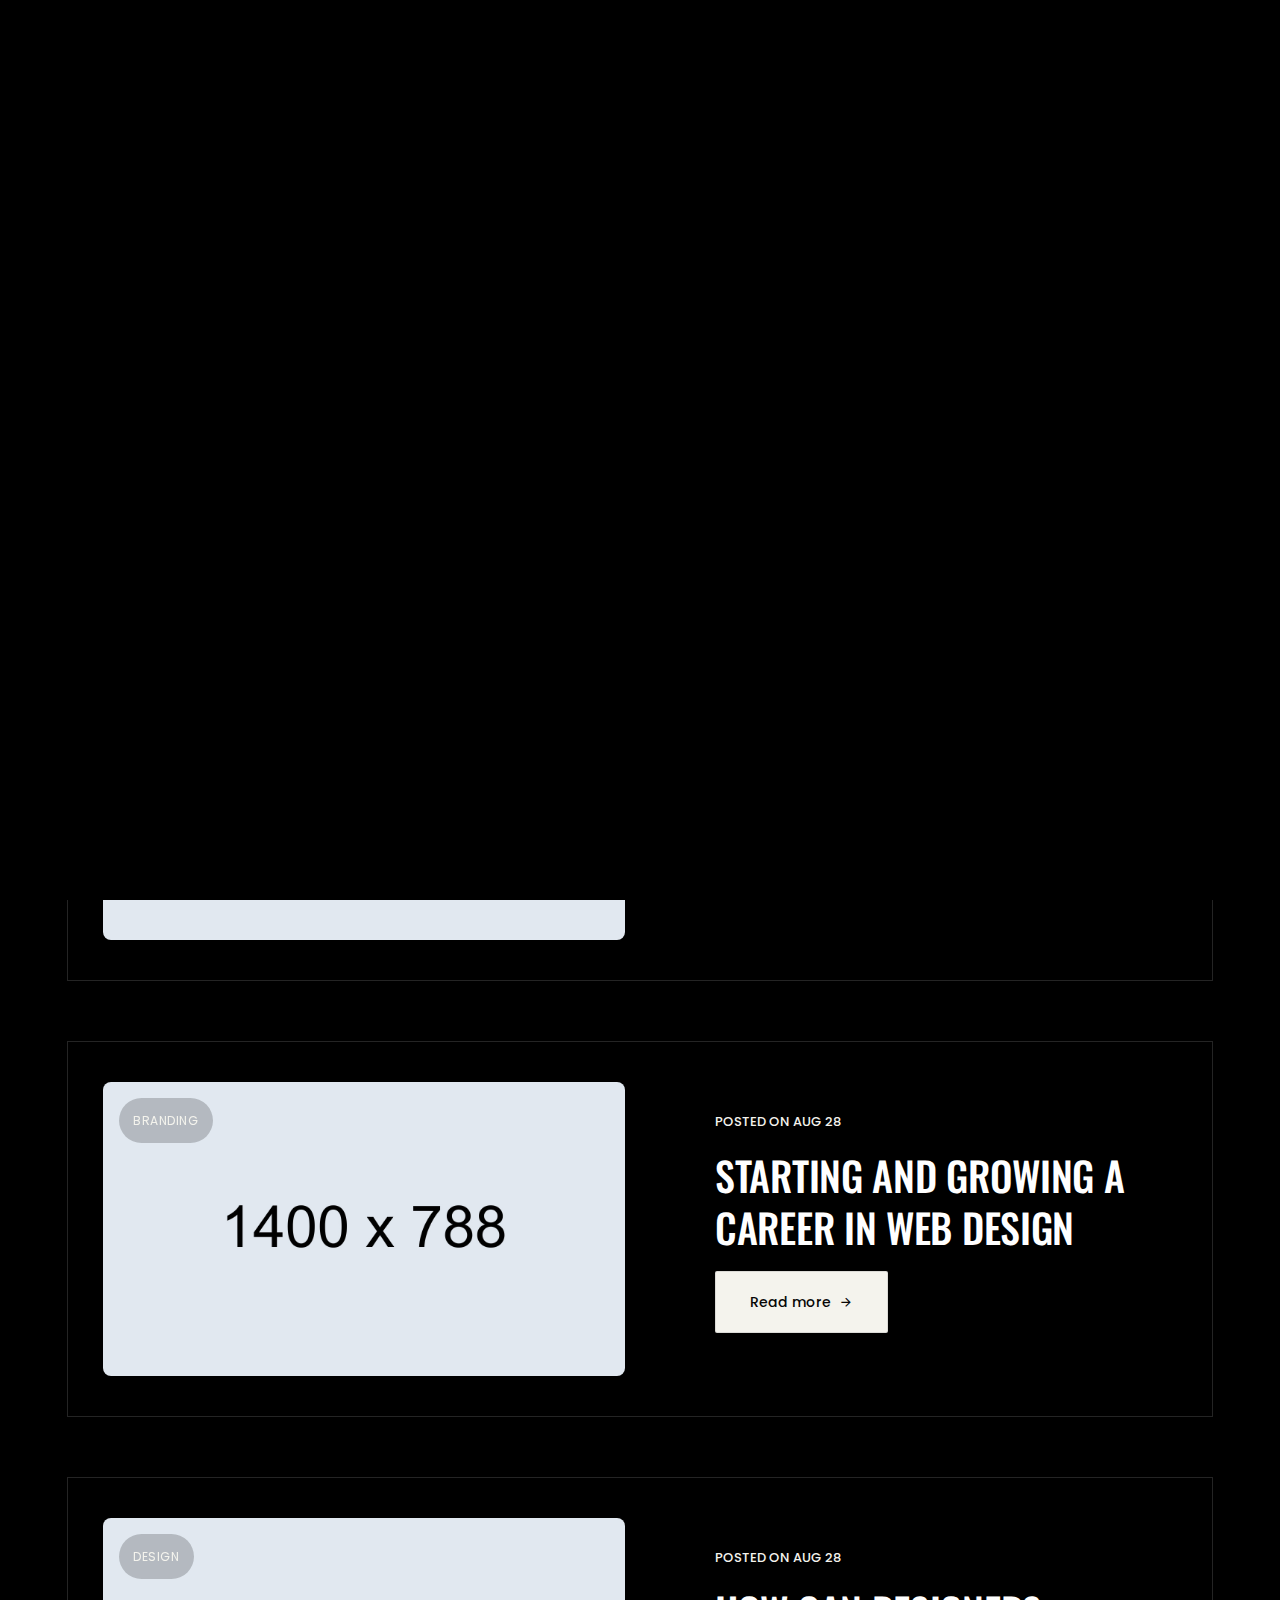
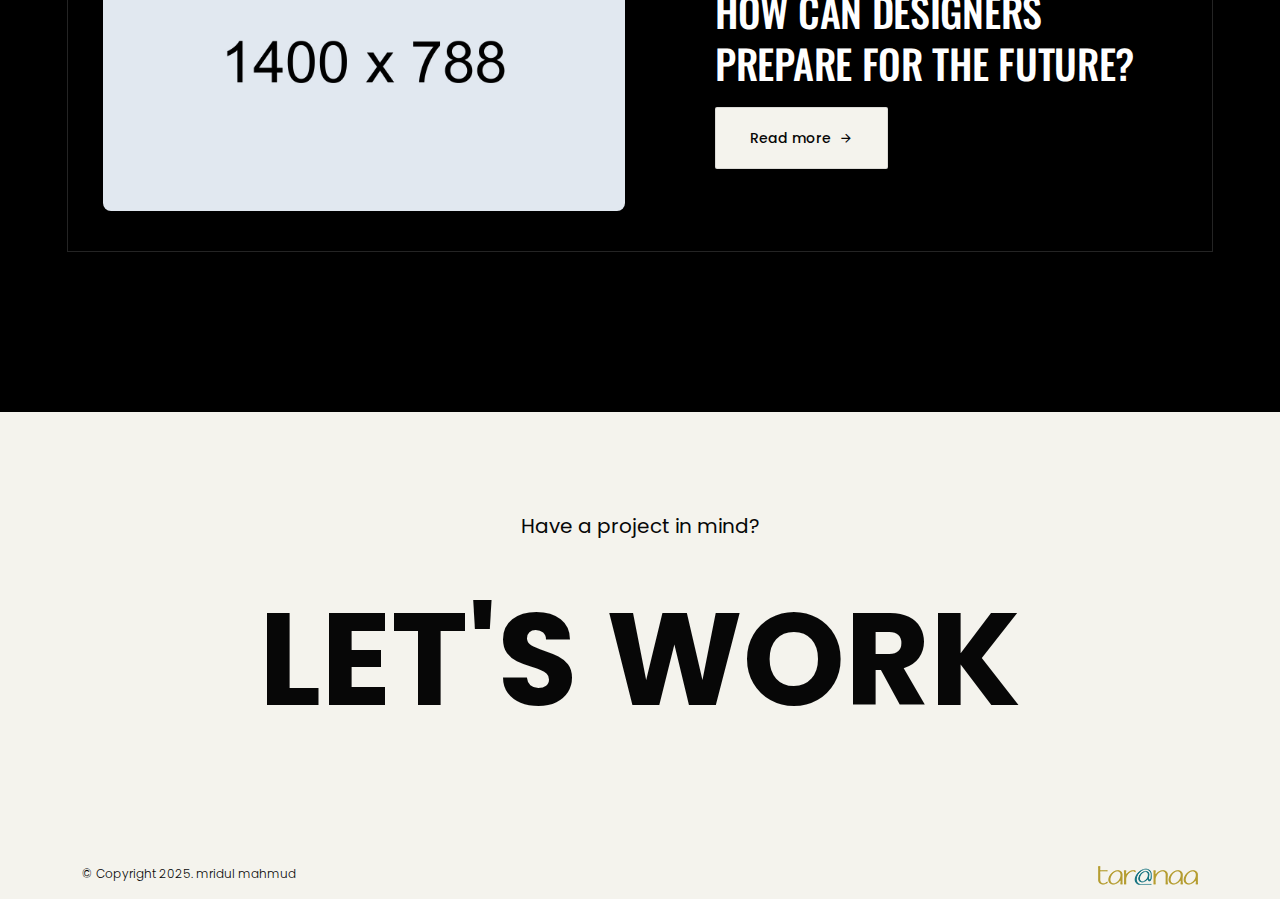
<file: blog.html>
<!DOCTYPE html>
<html lang="en">

<head>
    <!-- META -->
    <meta charset="utf-8">
    <meta http-equiv="X-UA-Compatible" content="IE=edge">
    <meta name="viewport" content="width=device-width, initial-scale=1">
    <meta name="description" content="Nino - Modern Portfolio Template">
    <meta name="keywords" content="personal, portfolio new, html, one page, bootstrap, new html template, design, creative, onepage, clean, modern">
    <meta name="author" content="Tanvir Hossain">
    <!-- PAGE TITLE -->
    <title>Nino - Modern Portfolio Template</title>
    <link rel="icon" type="image/x-icon" href="assets/images/favicon.png">
    <!-- ALL GOOGLE FONTS -->
    <link rel="preconnect" href="https://fonts.googleapis.com">
    <link rel="preconnect" href="https://fonts.gstatic.com" crossorigin>
    <link href="https://fonts.googleapis.com/css2?family=Oswald:wght@200..700&family=Poppins:ital,wght@0,100;0,200;0,300;0,400;0,500;0,600;0,700;0,800;0,900;1,100;1,200;1,300;1,400;1,500;1,600;1,700;1,800;1,900&display=swap" rel="stylesheet">
    <!-- BOOTSTRAP CSS -->
    <link rel="stylesheet" href="assets/css/bootstrap.min.css" />
    <!-- FONT AWESOME CSS -->
    <link rel="stylesheet" href="assets/css/font-awesome-pro.css" />
    <!-- FONT AWESOME CSS -->
    <link rel="stylesheet" href="assets/fonts/remixicon.css" />
    <!-- MAGNIFIC CSS -->
    <link rel="stylesheet" href="assets/css/magnific-popup.css">
    <!-- NICE SELECT CSS -->
    <link rel="stylesheet" href="assets/css/nice-select.min.css" />
    <!-- ANIMATE CSS -->
    <link rel="stylesheet" href="assets/css/animate.min.css" />
    <!-- MOBILE MENU CSS -->
    <link rel="stylesheet" href="assets/css/mobilemenu.css" />
    <!-- SLICK CSS -->
    <link rel="stylesheet" href="assets/css/slick.min.css" />
    <!-- SPACING CSS -->
    <link rel="stylesheet" href="assets/css/spacing.css" />
    <!-- MAIN STYLE CSS -->
    <link rel="stylesheet" href="assets/css/style.css" />
    <!-- RESPONSIVE CSS -->
    <link rel="stylesheet" href="assets/css/responsive.css">
    <!-- HTML5 shim and Respond.js IE8 support of HTML5 elements and media queries -->
    <!-- WARNING: Respond.js doesn't work if you view the page via file:// -->
    <!--[if lt IE 9]>
      <script src="https://oss.maxcdn.com/html5shiv/3.7.2/html5shiv.min.js"></script>
      <script src="https://oss.maxcdn.com/respond/1.4.2/respond.min.js"></script>
    <![endif]-->
</head>

<body>
    <!-- START PRELOADER AREA-->
    <div class="preloader">
        <svg viewbox="0 0 1000 1000" preserveaspectratio="none">
            <path id="preloaderSvg" d="M0,1005S175,995,500,995s500,5,500,5V0H0Z"></path>
        </svg>
        <div class="preloader-heading">
            <div class="load-text">
                <span>L</span>
                <span>o</span>
                <span>a</span>
                <span>d</span>
                <span>i</span>
                <span>n</span>
                <span>g</span>
            </div>
        </div>
    </div>
    <!-- END PRELOADER AREA -->
    <!-- START SCROOL UP DESIGN AREA -->
    <div class="progress-wrap cursor-pointer">
        <i class="ri-arrow-up-s-line"></i>
        <svg class="progress-circle svg-content" width="100%" height="100%" viewBox="-1 -1 102 102">
            <path d="M50,1 a49,49 0 0,1 0,98 a49,49 0 0,1 0,-98" />
        </svg>
    </div>
    <!-- / END SCROOL UP DESIGN AREA -->
    <!-- START MAGIC CURSOR AND BALL AREA-->
    <div id="magic-cursor">
        <div id="ball"></div>
    </div>
    <!-- / END MAGIC CURSOR AND BALL AREA-->
    <!-- START MENU DESIGN AREA-->
    <header class="main-header">
        <div class="header-upper">
            <div class="container">
                <div class="header-inner">
                    <div class="row align-items-center">
                        <div class="col-xl-2 col-lg-2 col-md-6 col-6 col-sm-3">
                            <div class="logo-area">
                                <div class="logo">
                                    <a href="index.html"><img src="assets/images/logo.png" alt=""></a>
                                </div>
                            </div>
                        </div>
                        <div class="col-xl-10 col-lg-10 col-md-6 col-6 col-sm-9">
                            <div class="main-menu">
                                <nav id="mobile-menu">
                                    <ul>
                                        <li><a href="index.html" class="linkstyle">Home</a></li>
                                        <li><a href="about.html" class="linkstyle">about</a></li>
                                        <li ><a href="projects.html" class="linkstyle">Portfolio</a>
                                        <li><a href="gallery.html" class="linkstyle">Art Gallery</a></li>
                                        <li><a href="service.html" class="linkstyle">services</a></li>
                                            <!-- class="has-dropdown" -->
                                         <!-- 
                                            <ul class="sub-menu">
                                                <li><a href="projects.html">Projects List</a></li>
                                                <li><a href="single-project.html">Single Portfolio</a></li>
                                            </ul>
                                         -->
                                        </li>  
                                        <!-- <li><a href="blog.html" class="linkstyle">Blog</a></li>  -->
                                        <li><a href="contact.html" class="linkstyle">Contact</a></li>
                                    </ul>
                                </nav>
                            </div>
                            <div class="side-menu-icon d-lg-none text-end">
                                <a href="javascript:void(0)" class="info-toggle-btn f-right sidebar-toggle-btn"><i class="fal fa-bars"></i></a>
                            </div>
                        </div>
                    </div>
                </div>
            </div>
        </div>
    </header>
    <!-- // END MENU DESIGN AREA-->
    <!-- START MOBILE MENU DESIGN AREA-->
    <div class="sidebar__area">
        <div class="sidebar__wrapper">
            <div class="sidebar__close">
                <button class="sidebar__close-btn" id="sidebar__close-btn">
                    <i class="fal fa-times"></i>
                </button>
            </div>
            <div class="sidebar__content mt-50 mb-20">
                <div class="mobile-menu fix"></div>
            </div>
        </div>
    </div>
    <div class="body-overlay"></div>
    <!-- // END MOBILE MENU DESIGN AREA-->
    <!-- START SINGLE PAGE DESIGN AREA -->
    <section class="single-page-hero-area">
        <div class="container">
            <div class="row align-items-center">
                <div class="col-lg-12">
                    <h2>Blogs</h2>
                    <p>Stories, Advice, and Inspiration for the Curious Mind</p>
                </div>
            </div>
        </div>
    </section>
    <!-- // END SINGLE PAGE DESIGN AREA -->
    <!-- START VLOG DESIGN AREA -->
    <section class="blog-area">
        <div class="container">
            <!-- START SINGLE VLOG DESIGN AREA -->
            <div class="row blog-post-box align-items-center">
                <div class="col-lg-6">
                    <div class="blog-post-img">
                        <a href="#">
                            <img src="assets/images/blog/blog1.jpg" alt="">
                        </a>
                        <div class="blog-post-category">
                            <a href="#">Help</a>
                        </div>
                    </div>
                </div>
                <div class="col-lg-6">
                    <div class="blog-post-caption">
                        <h3>Posted on Aug 28</h3>
                        <h2><a class="link-decoration" href="#">Create a Landing Page That Performs Great</a></h2>
                        <a class="theme-btn theme-btn-two" href="#">Read more <i class="ri-arrow-right-line"></i></a>
                    </div>
                </div>
            </div>
            <!-- START SINGLE VLOG DESIGN AREA -->
            <!-- START SINGLE VLOG DESIGN AREA -->
            <div class="row blog-post-box align-items-center">
                <div class="col-lg-6">
                    <div class="blog-post-img">
                        <a href="#">
                            <img src="assets/images/blog/blog2.jpg" alt="">
                        </a>
                        <div class="blog-post-category">
                            <a href="#">Branding</a>
                        </div>
                    </div>
                </div>
                <div class="col-lg-6">
                    <div class="blog-post-caption">
                        <h3>Posted on Aug 28</h3>
                        <h2><a class="link-decoration" href="#">Starting and Growing a Career in Web Design</a></h2>
                        <a class="theme-btn theme-btn-two" href="#">Read more <i class="ri-arrow-right-line"></i></a>
                    </div>
                </div>
            </div>
            <!-- START SINGLE VLOG DESIGN AREA -->
            <!-- START SINGLE VLOG DESIGN AREA -->
            <div class="row blog-post-box align-items-center">
                <div class="col-lg-6">
                    <div class="blog-post-img">
                        <a href="#">
                            <img src="assets/images/blog/blog3.jpg" alt="">
                        </a>
                        <div class="blog-post-category">
                            <a href="#">Design</a>
                        </div>
                    </div>
                </div>
                <div class="col-lg-6">
                    <div class="blog-post-caption">
                        <h3>Posted on Aug 28</h3>
                        <h2><a class="link-decoration" href="#">How Can Designers Prepare for the Future?</a></h2>
                        <a class="theme-btn theme-btn-two" href="#">Read more <i class="ri-arrow-right-line"></i></a>
                    </div>
                </div>
            </div>
            <!-- START SINGLE VLOG DESIGN AREA -->
        </div>
    </section>
    <!-- / END VLOG DESIGN AREA -->

    <!-- START FOOTER DESIGN AREA -->
    <footer class="main-footer">
        <div class="container">
            <div class="row">
                <div class="col-lg-12">
                    <div class="footer-top">
                        <p> Have a project in mind?</p>
                        <h2><a href="mailto:hello@websitename.com">let's work</a></h2>
                    </div>
                </div>
            </div>
            <div class="copyrights">
                <p class="copy-left-text">&copy; Copyright 2025. mridul mahmud</a></p>
                <a href="https://taranaa.co.uk/" target="_blank"><img src="assets/images/logo-taranaa-footer.png" alt="" class="footer-img"></a>
            </div>
        </div>
    </footer>
    <!-- / END FOOTER DESIGN AREA -->
    <!-- JQUERY JS -->
    <script src="assets/js/jquery-3.6.0.min.js"></script>
    <!-- BOOTSTRAP JS-->
    <script src="assets/js/bootstrap.min.js"></script>
    <!-- APPEAR JS -->
    <script src="assets/js/appear.min.js"></script>
    <!-- MAGNIFICANT JS -->
    <script src="assets/js/jquery.magnific-popup.min.js"></script>
    <!-- MOBILE MENU JS-->
    <script src="assets/js/mobilemenu.js"></script>
    <!-- GSAP AND LOCOMOTIV JS-->
    <script src="assets/js/gsap.min.js"></script>
    <script src="assets/js/ScrollTrigger.min.js"></script>
    <script src="assets/js/lenis.js"></script>
    <!-- SLICK JS-->
    <script src="assets/js/slick.min.js"></script>
    <!-- NICE SELECT JS-->
    <script src="assets/js/jquery.nice-select.min.js"></script>
    <!-- IMAGE LOADER JS-->
    <script src="assets/js/imagesloaded.pkgd.min.js"></script>
    <!-- ISOTOPE JS-->
    <script src="assets/js/isotope.pkgd.min.js"></script>
    <!--  WOW ANIMATION JS-->
    <script src="assets/js/wow.min.js"></script>
    <!-- SCRIPT JS-->
    <script src="assets/js/script.js"></script>
</body>

</html>
</file>
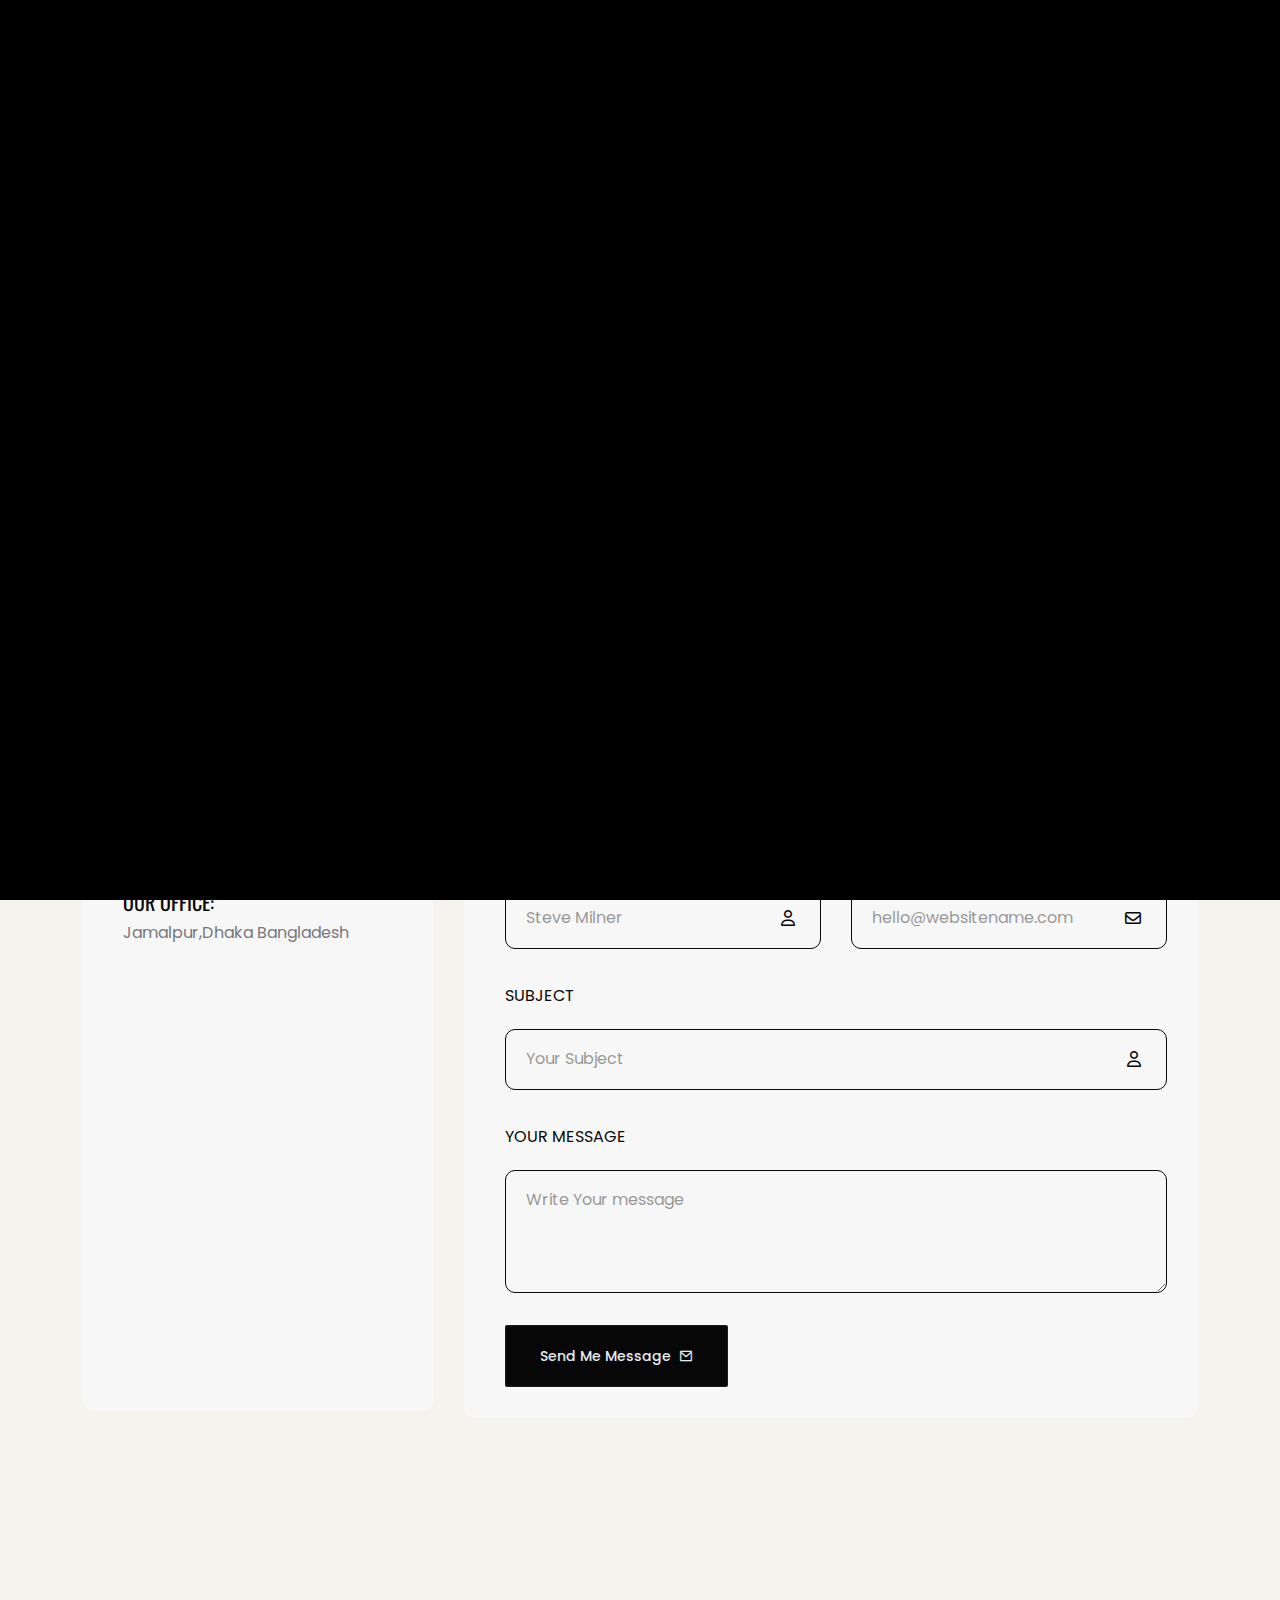
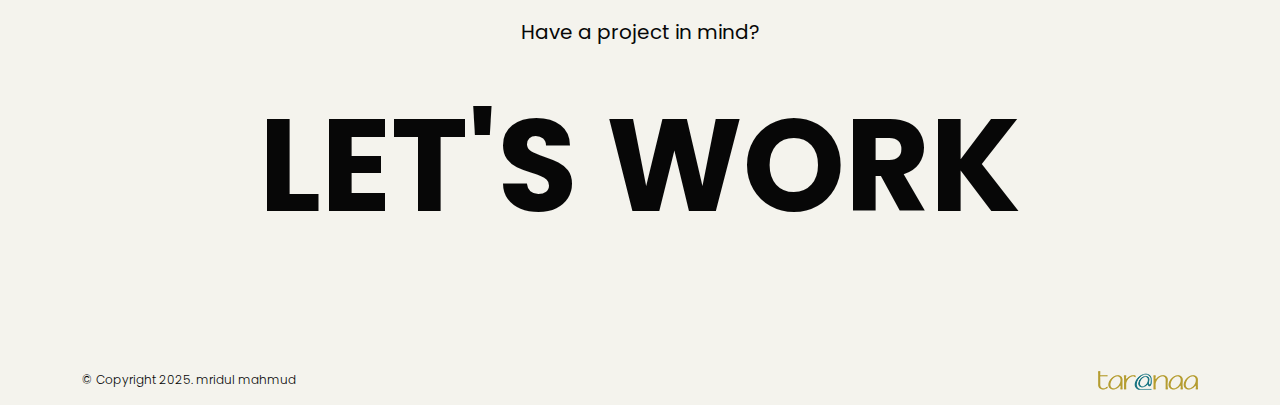
<file: contact.html>
<!DOCTYPE html>
<html lang="en">

<head>
    <!-- META -->
    <meta charset="utf-8">
    <meta http-equiv="X-UA-Compatible" content="IE=edge">
    <meta name="viewport" content="width=device-width, initial-scale=1">
    <meta name="description" content="Nino - Modern Portfolio Template">
    <meta name="keywords" content="personal, portfolio new, html, one page, bootstrap, new html template, design, creative, onepage, clean, modern">
    <meta name="author" content="Tanvir Hossain">
    <!-- PAGE TITLE -->
    <title>Nino - Modern Portfolio Template</title>
    <link rel="icon" type="image/x-icon" href="assets/images/favicon.png">
    <!-- ALL GOOGLE FONTS -->
    <link rel="preconnect" href="https://fonts.googleapis.com">
    <link rel="preconnect" href="https://fonts.gstatic.com" crossorigin>
    <link href="https://fonts.googleapis.com/css2?family=Oswald:wght@200..700&family=Poppins:ital,wght@0,100;0,200;0,300;0,400;0,500;0,600;0,700;0,800;0,900;1,100;1,200;1,300;1,400;1,500;1,600;1,700;1,800;1,900&display=swap" rel="stylesheet">
    <!-- BOOTSTRAP CSS -->
    <link rel="stylesheet" href="assets/css/bootstrap.min.css" />
    <!-- FONT AWESOME CSS -->
    <link rel="stylesheet" href="assets/css/font-awesome-pro.css" />
    <!-- FONT AWESOME CSS -->
    <link rel="stylesheet" href="assets/fonts/remixicon.css" />
    <!-- MAGNIFIC CSS -->
    <link rel="stylesheet" href="assets/css/magnific-popup.css">
    <!-- NICE SELECT CSS -->
    <link rel="stylesheet" href="assets/css/nice-select.min.css" />
    <!-- ANIMATE CSS -->
    <link rel="stylesheet" href="assets/css/animate.min.css" />
    <!-- MOBILE MENU CSS -->
    <link rel="stylesheet" href="assets/css/mobilemenu.css" />
    <!-- SLICK CSS -->
    <link rel="stylesheet" href="assets/css/slick.min.css" />
    <!-- SPACING CSS -->
    <link rel="stylesheet" href="assets/css/spacing.css" />
    <!-- MAIN STYLE CSS -->
    <link rel="stylesheet" href="assets/css/style.css" />
    <!-- RESPONSIVE CSS -->
    <link rel="stylesheet" href="assets/css/responsive.css">
    <!-- HTML5 shim and Respond.js IE8 support of HTML5 elements and media queries -->
    <!-- WARNING: Respond.js doesn't work if you view the page via file:// -->
    <!--[if lt IE 9]>
      <script src="https://oss.maxcdn.com/html5shiv/3.7.2/html5shiv.min.js"></script>
      <script src="https://oss.maxcdn.com/respond/1.4.2/respond.min.js"></script>
    <![endif]-->
</head>

<body>
    <!-- START PRELOADER AREA-->
    <div class="preloader">
        <svg viewbox="0 0 1000 1000" preserveaspectratio="none">
            <path id="preloaderSvg" d="M0,1005S175,995,500,995s500,5,500,5V0H0Z"></path>
        </svg>
        <div class="preloader-heading">
            <div class="load-text">
                <span>L</span>
                <span>o</span>
                <span>a</span>
                <span>d</span>
                <span>i</span>
                <span>n</span>
                <span>g</span>
            </div>
        </div>
    </div>
    <!-- END PRELOADER AREA -->
    <!-- START SCROOL UP DESIGN AREA -->
    <div class="progress-wrap cursor-pointer">
        <i class="ri-arrow-up-s-line"></i>
        <svg class="progress-circle svg-content" width="100%" height="100%" viewBox="-1 -1 102 102">
            <path d="M50,1 a49,49 0 0,1 0,98 a49,49 0 0,1 0,-98" />
        </svg>
    </div>
    <!-- / END SCROOL UP DESIGN AREA -->
    <!-- START MAGIC CURSOR AND BALL AREA-->
    <div id="magic-cursor">
        <div id="ball"></div>
    </div>
    <!-- / END MAGIC CURSOR AND BALL AREA-->
    <!-- START MENU DESIGN AREA-->
    <header class="main-header">
        <div class="header-upper">
            <div class="container">
                <div class="header-inner">
                    <div class="row align-items-center">
                        <div class="col-xl-2 col-lg-2 col-md-6 col-6 col-sm-3">
                            <div class="logo-area">
                                <div class="logo">
                                    <a href="index.html"><img src="assets/images/logo.png" alt=""></a>
                                </div>
                            </div>
                        </div>
                        <div class="col-xl-10 col-lg-10 col-md-6 col-6 col-sm-9">
                            <div class="main-menu">
                                <nav id="mobile-menu">
                                    <ul>
                                        <li><a href="index.html" class="linkstyle">Home</a></li>
                                        <li><a href="about.html" class="linkstyle">about</a></li>
                                        <li ><a href="projects.html" class="linkstyle">Portfolio</a>
                                        <li><a href="gallery.html" class="linkstyle">Art Gallery</a></li>
                                        <li><a href="service.html" class="linkstyle">services</a></li>
                                            <!-- class="has-dropdown" -->
                                         <!-- 
                                            <ul class="sub-menu">
                                                <li><a href="projects.html">Projects List</a></li>
                                                <li><a href="single-project.html">Single Portfolio</a></li>
                                            </ul>
                                         -->
                                        </li>  
                                        <!-- <li><a href="blog.html" class="linkstyle">Blog</a></li>  -->
                                        <li><a href="contact.html" class="linkstyle">Contact</a></li>
                                    </ul>
                                </nav>
                            </div>
                            <div class="side-menu-icon d-lg-none text-end">
                                <a href="javascript:void(0)" class="info-toggle-btn f-right sidebar-toggle-btn"><i class="fal fa-bars"></i></a>
                            </div>
                        </div>
                    </div>
                </div>
            </div>
        </div>
    </header>
    <!-- // END MENU DESIGN AREA-->
    <!-- START MOBILE MENU DESIGN AREA-->
    <div class="sidebar__area">
        <div class="sidebar__wrapper">
            <div class="sidebar__close">
                <button class="sidebar__close-btn" id="sidebar__close-btn">
                    <i class="fal fa-times"></i>
                </button>
            </div>
            <div class="sidebar__content mt-50 mb-20">
                <div class="mobile-menu fix"></div>
            </div>
        </div>
    </div>
    <div class="body-overlay"></div>
    <!-- // END MOBILE MENU DESIGN AREA-->
    <!-- START SINGLE PAGE DESIGN AREA -->
    <section class="single-page-hero-area">
        <div class="container">
            <div class="row align-items-center">
                <div class="col-lg-12">
                    <h2>Say Hello</h2>
                    <p>Fill out the form below to get in touch with me. I'm always excited to hear about new opportunities and I'll do my best to respond to your inquiry within 24 hours.</p>
                </div>
            </div>
        </div>
    </section>
    <!-- // END SINGLE PAGE DESIGN AREA -->
    <!-- START CONTACT DESIGN AREA -->
    <section id="contact" class="contact-area">
        <div class="container">
            <div class="row">
                <div class="col-xl-12 col-lg-12">
                    <div class="section-title section-black-title wow fadeInUp delay-0-2s">
                        <h2>Contact Me</h2>
                    </div>
                </div>
            </div>
            <div class="row">
                <div class="col-lg-4">
                    <div class="contact-content-part  wow fadeInUp delay-0-2s">
                        <!-- START CONTACT SINGLEDESIGN AREA -->
                        <div class="single-contact wow fadeInUp" data-wow-delay=".2s">
                            <span class="circle-btn">
                                <i class="ri-map-pin-line"></i>
                            </span>
                            <h2>our office:</h2>
                            <p>Jamalpur,Dhaka Bangladesh</p>
                        </div>
                        <!-- / END CONTACT SINGLEDESIGN AREA -->
                        <!-- START CONTACT SINGLEDESIGN AREA -->
                        <div class="single-contact wow fadeInUp" data-wow-delay=".4s">
                            <span class="circle-btn">
                                <i class="ri-headphone-line"></i>
                            </span>
                            <h2>contact number:</h2>
                            <p>+880 1683631489</p>
                        </div>
                        <!-- / END CONTACT SINGLEDESIGN AREA -->
                        <!-- START CONTACT SINGLEDESIGN AREA -->
                        <div class="single-contact wow fadeInUp" data-wow-delay=".6s">
                            <span class="circle-btn">
                                <i class="ri-mail-line"></i>
                            </span>
                            <h2>Email us:</h2>
                            <p><a href="mailto:info@mridulmahmud.net"></a>info@mridulmahmud.net</p>
                        </div>
                        <!-- / END CONTACT SINGLEDESIGN AREA -->
                        <!-- START CONTACT SINGLEDESIGN AREA -->
                        <div class="single-contact wow fadeInUp" data-wow-delay=".6s">
                            <h2>Socials</h2>
                            <div class="about-social">
                            <ul>
                                <li><a href="https://www.facebook.com/mhmridulmahmud"><i class="ri-facebook-circle-fill"></i></a></li>
                                <li><a href="https://www.youtube.com/@mridulmahmud3136"><i class="ri-youtube-fill"></i></a></li>
                                <li><a href=""><i class="ri-linkedin-fill"></i></a></li>
                                <li><a href=""><i class="ri-github-line"></i></a></li>
                            </ul>
                        </div>
                        </div>
                        <!-- / END CONTACT SINGLEDESIGN AREA -->
                    </div>
                </div>
                <!-- START CONTACT FORM DESIGN AREA -->
                <div class="col-lg-8">
                    <div class="contact-form contact-form-area wow fadeInUp delay-0-4s">
                        <form id="contactForm" class="contact-form" action="#" method="post">
                            <div class="row">
                                <div class="col-md-6">
                                    <div class="form-group">
                                        <label for="name">Full Name</label>
                                        <input type="text" id="name" class="form-control" value="" placeholder="Steve Milner" required="" data-error="Please enter your Name" />
                                        <label for="name" class="for-icon"><i class="far fa-user"></i></label>
                                        <div class="help-block with-errors"></div>
                                    </div>
                                </div>
                                <div class="col-md-6">
                                    <div class="form-group">
                                        <label for="email">Email Address</label>
                                        <input type="email" id="email" class="form-control" value="" placeholder="hello@websitename.com" required="" data-error="Please enter your Email" />
                                        <label for="email" class="for-icon"><i class="far fa-envelope"></i></label>
                                        <div class="help-block with-errors"></div>
                                    </div>
                                </div>
                                <div class="col-md-12">
                                    <div class="form-group">
                                        <label for="name">Subject</label>
                                        <input type="text" id="subject" class="form-control" value="" placeholder="Your Subject" required="" data-error="Please enter your Name" />
                                        <label for="name" class="for-icon"><i class="far fa-user"></i></label>
                                        <div class="help-block with-errors"></div>
                                    </div>
                                </div>
                                <div class="col-md-12">
                                    <div class="form-group">
                                        <label for="message">Your Message</label>
                                        <textarea name="message" id="message" class="form-control" rows="4" placeholder="Write Your message" required="" data-error="Please Write your Message"></textarea>
                                        <div class="help-block with-errors"></div>
                                    </div>
                                </div>
                                <div class="col-md-12">
                                    <div class="form-group mb-0">
                                        <button type="submit" class="theme-btn">
                                            Send Me Message <i class="ri-mail-line"></i>
                                        </button>
                                        <div id="msgSubmit" class="hidden"></div>
                                    </div>
                                </div>
                                <div class="col-md-12 text-center">
                                    <p class="input-success">We have received your mail, We will get back to you soon!</p>
                                    <p class="input-error">Sorry, Message could not send! Please try again.</p>
                                </div>
                            </div>
                        </form>
                    </div>
                </div>
                <!-- / END CONTACT FORM DESIGN AREA -->
            </div>
        </div>
    </section>
    <!-- / END CONTACT DESIGN AREA -->
    <!-- START FOOTER DESIGN AREA -->
    <footer class="main-footer">
        <div class="container">
            <div class="row">
                <div class="col-lg-12">
                    <div class="footer-top">
                        <p> Have a project in mind?</p>
                        <h2><a href="mailto:hello@websitename.com">let's work</a></h2>
                    </div>
                </div>
            </div>
            <div class="copyrights">
                <p class="copy-left-text">&copy; Copyright 2025. mridul mahmud</a></p>
                <a href="https://taranaa.co.uk/" target="_blank"><img src="assets/images/logo-taranaa-footer.png" alt="" class="footer-img"></a>
            </div>
        </div>
    </footer>
    <!-- / END FOOTER DESIGN AREA -->
    <!-- JQUERY JS -->
    <script src="assets/js/jquery-3.6.0.min.js"></script>
    <!-- BOOTSTRAP JS-->
    <script src="assets/js/bootstrap.min.js"></script>
    <!-- APPEAR JS -->
    <script src="assets/js/appear.min.js"></script>
    <!-- MAGNIFICANT JS -->
    <script src="assets/js/jquery.magnific-popup.min.js"></script>
    <!-- MOBILE MENU JS-->
    <script src="assets/js/mobilemenu.js"></script>
    <!-- GSAP AND LOCOMOTIV JS-->
    <script src="assets/js/gsap.min.js"></script>
    <script src="assets/js/ScrollTrigger.min.js"></script>
    <script src="assets/js/lenis.js"></script>
    <!-- SLICK JS-->
    <script src="assets/js/slick.min.js"></script>
    <!-- NICE SELECT JS-->
    <script src="assets/js/jquery.nice-select.min.js"></script>
    <!-- IMAGE LOADER JS-->
    <script src="assets/js/imagesloaded.pkgd.min.js"></script>
    <!-- ISOTOPE JS-->
    <script src="assets/js/isotope.pkgd.min.js"></script>
    <!--  WOW ANIMATION JS-->
    <script src="assets/js/wow.min.js"></script>
    <!-- SCRIPT JS-->
    <script src="assets/js/script.js"></script>
</body>

</html>
</file>
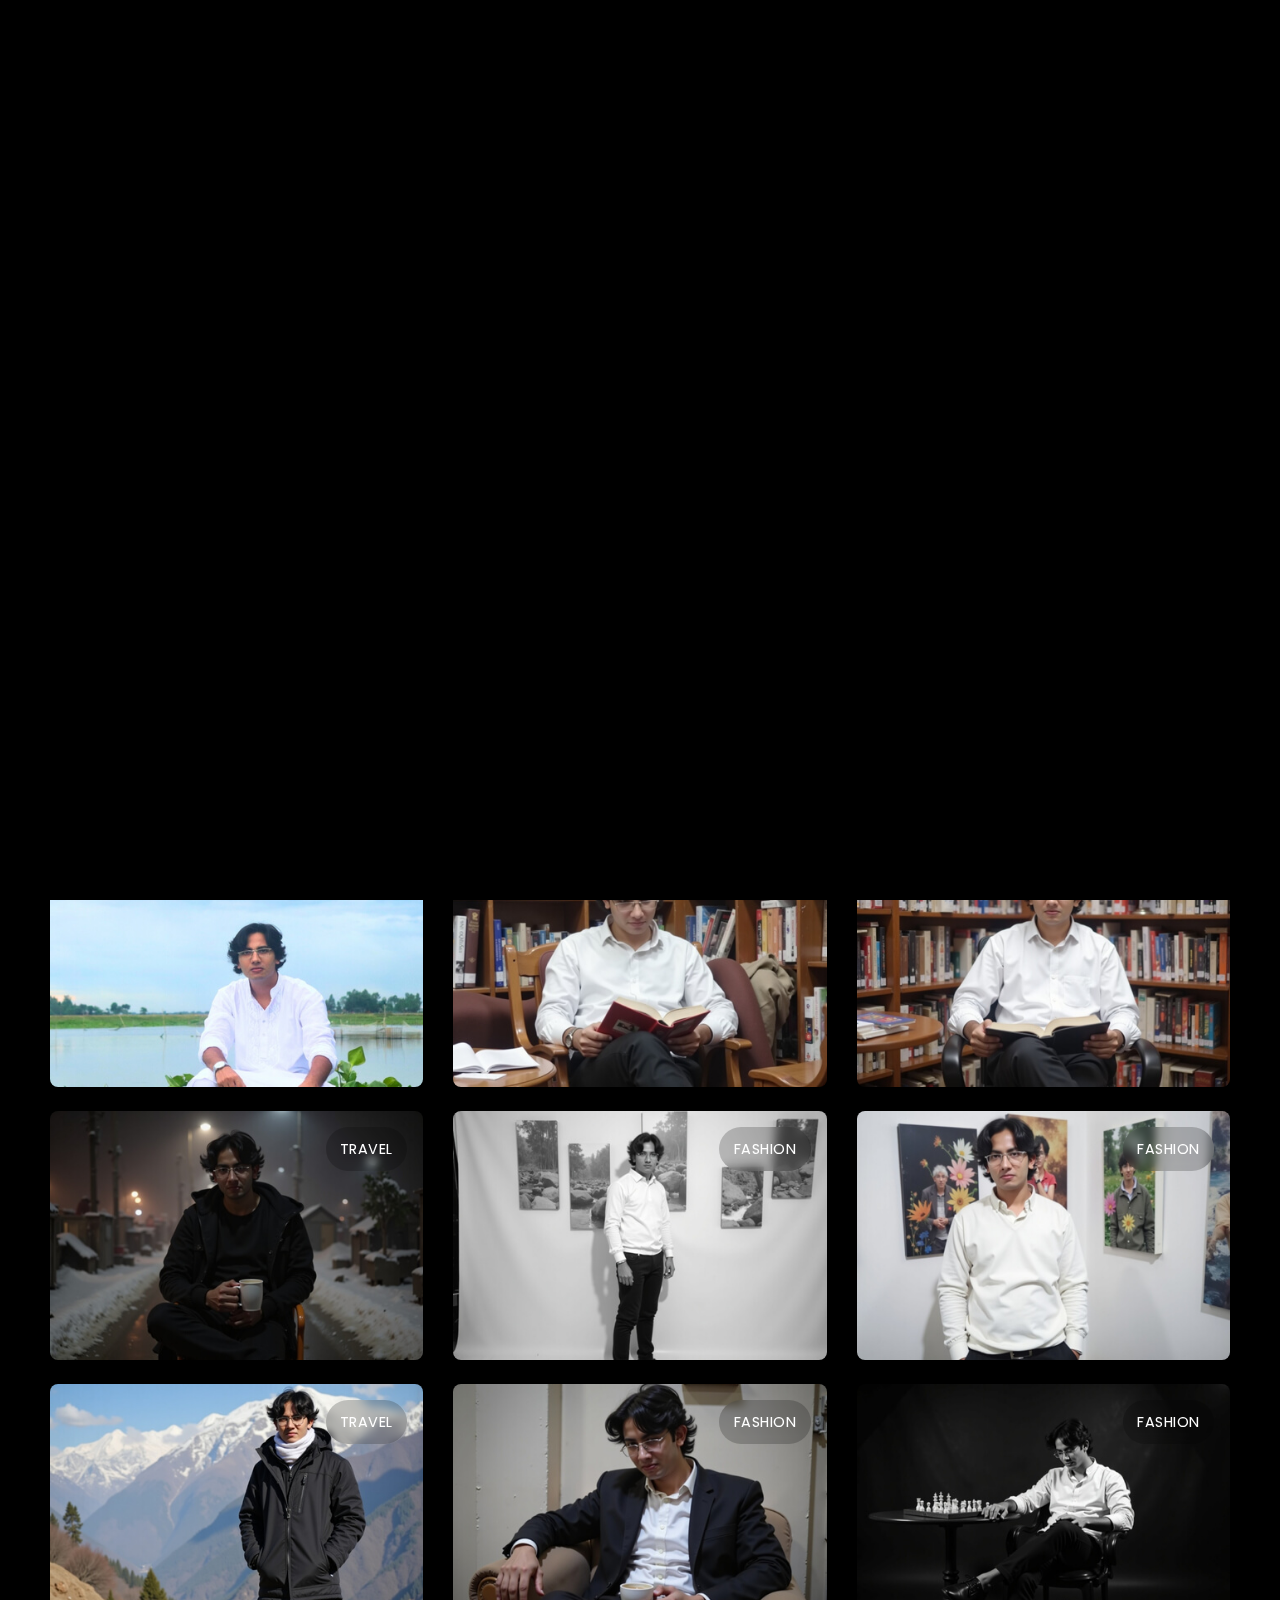
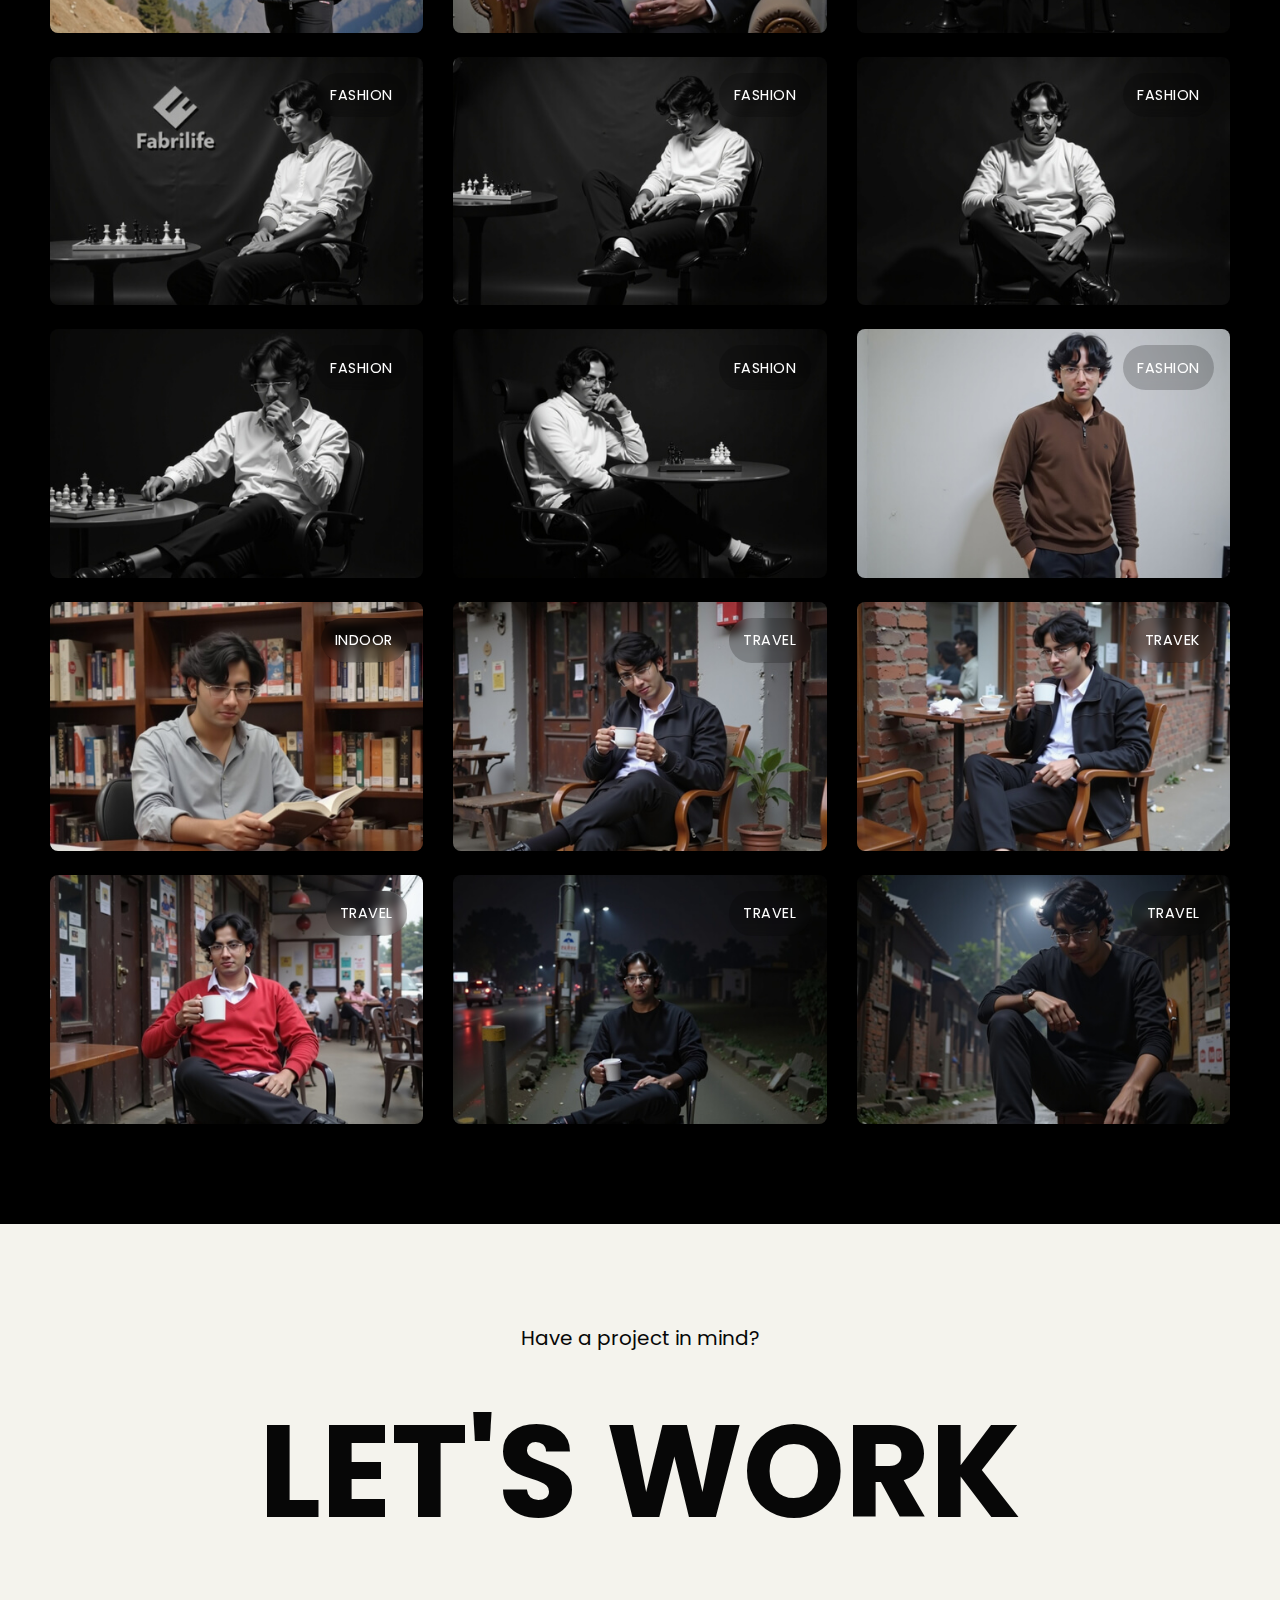
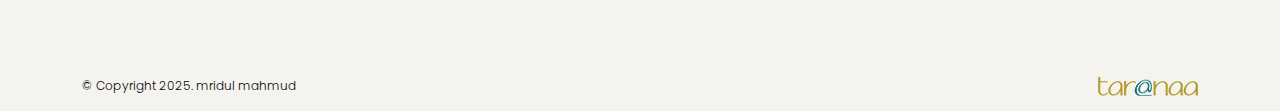
<file: gallery.html>
<!DOCTYPE html>
<html lang="en">

<head>
    <!-- META -->
    <meta charset="utf-8">
    <meta http-equiv="X-UA-Compatible" content="IE=edge">
    <meta name="viewport" content="width=device-width, initial-scale=1">
    <meta name="description" content="Nino - Modern Portfolio Template">
    <meta name="keywords" content="personal, portfolio new, html, one page, bootstrap, new html template, design, creative, onepage, clean, modern">
    <meta name="author" content="Tanvir Hossain">
    <!-- PAGE TITLE -->
    <title>Mridul - A Passionate Web Developer & Entrepreneur</title>
    <link rel="icon" type="image/x-icon" href="assets/images/favicon.png">
    <!-- ALL GOOGLE FONTS -->
    <link rel="preconnect" href="https://fonts.googleapis.com">
    <link rel="preconnect" href="https://fonts.gstatic.com" crossorigin>
    <link href="https://fonts.googleapis.com/css2?family=Oswald:wght@200..700&family=Poppins:ital,wght@0,100;0,200;0,300;0,400;0,500;0,600;0,700;0,800;0,900;1,100;1,200;1,300;1,400;1,500;1,600;1,700;1,800;1,900&display=swap" rel="stylesheet">
    <!-- BOOTSTRAP CSS -->
    <link rel="stylesheet" href="assets/css/bootstrap.min.css" />
    <!-- FONT AWESOME CSS -->
    <link rel="stylesheet" href="assets/css/font-awesome-pro.css" />
    <!-- FONT AWESOME CSS -->
    <link rel="stylesheet" href="assets/fonts/remixicon.css" />
    <!-- MAGNIFIC CSS -->
    <link rel="stylesheet" href="assets/css/magnific-popup.css">
    <!-- NICE SELECT CSS -->
    <link rel="stylesheet" href="assets/css/nice-select.min.css" />
    <!-- ANIMATE CSS -->
    <link rel="stylesheet" href="assets/css/animate.min.css" />
    <!-- MOBILE MENU CSS -->
    <link rel="stylesheet" href="assets/css/mobilemenu.css" />
    <!-- SLICK CSS -->
    <link rel="stylesheet" href="assets/css/slick.min.css" />
    <!-- SPACING CSS -->
    <link rel="stylesheet" href="assets/css/spacing.css" />
    <!-- MAIN STYLE CSS -->
    <link rel="stylesheet" href="assets/css/style.css" />
    <!-- RESPONSIVE CSS -->
    <link rel="stylesheet" href="assets/css/responsive.css">
    <!-- HTML5 shim and Respond.js IE8 support of HTML5 elements and media queries -->
    <!-- WARNING: Respond.js doesn't work if you view the page via file:// -->
    <!--[if lt IE 9]>
      <script src="https://oss.maxcdn.com/html5shiv/3.7.2/html5shiv.min.js"></script>
      <script src="https://oss.maxcdn.com/respond/1.4.2/respond.min.js"></script>
    <![endif]-->
</head>

<body>
    <!-- START PRELOADER AREA-->
    <div class="preloader">
        <svg viewbox="0 0 1000 1000" preserveaspectratio="none">
            <path id="preloaderSvg" d="M0,1005S175,995,500,995s500,5,500,5V0H0Z"></path>
        </svg>
        <div class="preloader-heading">
            <div class="load-text">
                <span>L</span>
                <span>o</span>
                <span>a</span>
                <span>d</span>
                <span>i</span>
                <span>n</span>
                <span>g</span>
            </div>
        </div>
    </div>
    <!-- END PRELOADER AREA -->
    <!-- START SCROOL UP DESIGN AREA -->
    <div class="progress-wrap cursor-pointer">
        <i class="ri-arrow-up-s-line"></i>
        <svg class="progress-circle svg-content" width="100%" height="100%" viewBox="-1 -1 102 102">
            <path d="M50,1 a49,49 0 0,1 0,98 a49,49 0 0,1 0,-98" />
        </svg>
    </div>
    <!-- / END SCROOL UP DESIGN AREA -->
    <!-- START MAGIC CURSOR AND BALL AREA-->
    <div id="magic-cursor">
        <div id="ball"></div>
    </div>
    <!-- / END MAGIC CURSOR AND BALL AREA-->
    <!-- START MENU DESIGN AREA-->
    <header class="main-header">
        <div class="header-upper">
            <div class="container">
                <div class="header-inner">
                    <div class="row align-items-center">
                        <div class="col-xl-2 col-lg-2 col-md-6 col-6 col-sm-3">
                            <div class="logo-area">
                                <div class="logo">
                                    <a href="index.html"><img src="assets/images/logo.png" alt=""></a>
                                </div>
                            </div>
                        </div>
                        <div class="col-xl-10 col-lg-10 col-md-6 col-6 col-sm-9">
                            <div class="main-menu">
                                <nav id="mobile-menu">
                                    <ul>
                                        <li><a href="index.html" class="linkstyle">Home</a></li>
                                        <li><a href="about.html" class="linkstyle">about</a></li>
                                        <li ><a href="projects.html" class="linkstyle">Portfolio</a>
                                        <li><a href="gallery.html" class="linkstyle">Art Gallery</a></li>
                                        <li><a href="service.html" class="linkstyle">services</a></li>
                                            <!-- class="has-dropdown" -->
                                         <!-- 
                                            <ul class="sub-menu">
                                                <li><a href="projects.html">Projects List</a></li>
                                                <li><a href="single-project.html">Single Portfolio</a></li>
                                            </ul>
                                         -->
                                        </li>  
                                        <!-- <li><a href="blog.html" class="linkstyle">Blog</a></li>  -->
                                        <li><a href="contact.html" class="linkstyle">Contact</a></li>
                                    </ul>
                                </nav>
                            </div>
                            <div class="side-menu-icon d-lg-none text-end">
                                <a href="javascript:void(0)" class="info-toggle-btn f-right sidebar-toggle-btn"><i class="fal fa-bars"></i></a>
                            </div>
                        </div>
                    </div>
                </div>
            </div>
        </div>
    </header>
    <!-- // END MENU DESIGN AREA-->
    <!-- START MOBILE MENU DESIGN AREA-->
    <div class="sidebar__area">
        <div class="sidebar__wrapper">
            <div class="sidebar__close">
                <button class="sidebar__close-btn" id="sidebar__close-btn">
                    <i class="fal fa-times"></i>
                </button>
            </div>
            <div class="sidebar__content mt-50 mb-20">
                <div class="mobile-menu fix"></div>
            </div>
        </div>
    </div>
    <div class="body-overlay"></div>
    <!-- // END MOBILE MENU DESIGN AREA-->
    <!-- START SINGLE PAGE DESIGN AREA -->
    <section class="single-page-hero-area">
        <div class="container">
            <div class="row align-items-center">
                <div class="col-lg-12">
                    <h2>Gallery</h2>
                </div>
            </div>
        </div>
    </section>
        <!-- START PORTFOLIO DESIGN AREA -->
        <div class="projects-area" id="portfolio">
            <div class="galllery-fluid">
                <div class="row g-4 portfolio-grid">
                    <!-- START SINGLE PORTFOLIO DESIGN AREA -->
                    <div class="col-md-6 col-xl-4 portfolio-item category-1">
                        <a href="assets/images/Gallery/Preview/mridul-mahmud-img-preview-1.jpg" class="work-popup">
                            <div class="portfolio-box">
                                <!-- Image -->
                                <img src="assets/images/Gallery/mridul-mahmud-img-thumb-1.jpg" alt="" data-rjs="2">
                                <!-- Category -->
                                <span class="portfolio-category">Travel</span>
                                <!-- Caption -->
                                <div class="portfolio-caption">
                                    <h1>Formal</h1>
                                </div>
                            </div>
                        </a>
                    </div>
                    <!-- // END SINGLE PORTFOLIO DESIGN AREA -->
                    <!-- START SINGLE PORTFOLIO DESIGN AREA -->
                    <div class="col-md-6 col-xl-4 portfolio-item category-1">
                        <a href="assets/images/Gallery/Preview/mridul-mahmud-img-preview-2.jpg" class="work-popup">
                            <div class="portfolio-box">
                                <!-- Image -->
                                <img src="assets/images/Gallery/mridul-mahmud-img-thumb-2.jpg" alt="" data-rjs="2">
                                <!-- Category -->
                                <span class="portfolio-category">Travel</span>
                                <!-- Caption -->
                                <div class="portfolio-caption">
                                    <h1>Casual</h1>
                                </div>
                            </div>
                        </a>
                    </div>
                    <!-- // END SINGLE PORTFOLIO DESIGN AREA -->
                    <!-- START SINGLE PORTFOLIO DESIGN AREA -->
                    <div class="col-md-6 col-xl-4 portfolio-item category-1">
                        <a href="assets/images/Gallery/Preview/mridul-mahmud-img-preview-3.jpg" class="work-popup">
                            <div class="portfolio-box">
                                <!-- Image -->
                                <img src="assets/images/Gallery/mridul-mahmud-img-thumb-3.jpg" alt="" data-rjs="2">
                                <!-- Category -->
                                <span class="portfolio-category">Travel</span>
                                <!-- Caption -->
                                <div class="portfolio-caption">
                                    <h1>Formal</h1>
                                </div>
                            </div>
                        </a>
                    </div>
                    <!-- // END SINGLE PORTFOLIO DESIGN AREA -->
                    <!-- START SINGLE PORTFOLIO DESIGN AREA -->
                    <div class="col-md-6 col-xl-4 portfolio-item category-1">
                        <a href="assets/images/Gallery/Preview/mridul-mahmud-img-preview-4.jpg" class="work-popup">
                            <div class="portfolio-box">
                                <!-- Image -->
                                <img src="assets/images/Gallery/mridul-mahmud-img-thumb-4.jpg" alt="" data-rjs="2">
                                <!-- Category -->
                                <span class="portfolio-category">Travel</span>
                                <!-- Caption -->
                                <div class="portfolio-caption">
                                    <h1>Casual</h1>
                                </div>
                            </div>
                        </a>
                    </div>
                    <!-- // END SINGLE PORTFOLIO DESIGN AREA -->
                    <!-- START SINGLE PORTFOLIO DESIGN AREA -->
                    <div class="col-md-6 col-xl-4 portfolio-item category-1">
                        <a href="assets/images/Gallery/Preview/mridul-mahmud-img-preview-5.jpg" class="work-popup">
                            <div class="portfolio-box">
                                <!-- Image -->
                                <img src="assets/images/Gallery/mridul-mahmud-img-thumb-5.jpg" alt="" data-rjs="2">
                                <!-- Category -->
                                <span class="portfolio-category">Indoor</span>
                                <!-- Caption -->
                                <div class="portfolio-caption">
                                    <h1>Formal</h1>
                                </div>
                            </div>
                        </a>
                    </div>
                    <!-- // END SINGLE PORTFOLIO DESIGN AREA -->
                    <!-- START SINGLE PORTFOLIO DESIGN AREA -->
                    <div class="col-md-6 col-xl-4 portfolio-item category-1">
                        <a href="assets/images/Gallery/Preview/mridul-mahmud-img-preview-6.jpg" class="work-popup">
                            <div class="portfolio-box">
                                <!-- Image -->
                                <img src="assets/images/Gallery/mridul-mahmud-img-thumb-6.jpg" alt="" data-rjs="2">
                                <!-- Category -->
                                <span class="portfolio-category">Indoor</span>
                                <!-- Caption -->
                                <div class="portfolio-caption">
                                    <h1>Formal</h1>
                                </div>
                            </div>
                        </a>
                    </div>
                    <!-- // END SINGLE PORTFOLIO DESIGN AREA -->
                    <!-- START SINGLE PORTFOLIO DESIGN AREA -->
                    <div class="col-md-6 col-xl-4 portfolio-item category-1">
                        <a href="assets/images/Gallery/Preview/mridul-mahmud-img-preview-7.jpg" class="work-popup">
                            <div class="portfolio-box">
                                <!-- Image -->
                                <img src="assets/images/Gallery/mridul-mahmud-img-thumb-7.jpg" alt="" data-rjs="2">
                                <!-- Category -->
                                <span class="portfolio-category">Travel</span>
                                <!-- Caption -->
                                <div class="portfolio-caption">
                                    <h1>Casual</h1>
                                </div>
                            </div>
                        </a>
                    </div>
                    <!-- // END SINGLE PORTFOLIO DESIGN AREA -->
                    <!-- START SINGLE PORTFOLIO DESIGN AREA -->
                    <div class="col-md-6 col-xl-4 portfolio-item category-1">
                        <a href="assets/images/Gallery/Preview/mridul-mahmud-img-preview-8.jpg" class="work-popup">
                            <div class="portfolio-box">
                                <!-- Image -->
                                <img src="assets/images/Gallery/mridul-mahmud-img-thumb-8.jpg" alt="" data-rjs="2">
                                <!-- Category -->
                                <span class="portfolio-category">Fashion</span>
                                <!-- Caption -->
                                <div class="portfolio-caption">
                                    <h1>Fashion Modeling</h1>
                                </div>
                            </div>
                        </a>
                    </div>
                    <!-- // END SINGLE PORTFOLIO DESIGN AREA -->
                    <!-- START SINGLE PORTFOLIO DESIGN AREA -->
                    <div class="col-md-6 col-xl-4 portfolio-item category-1">
                        <a href="assets/images/Gallery/Preview/mridul-mahmud-img-preview-9.jpg" class="work-popup">
                            <div class="portfolio-box">
                                <!-- Image -->
                                <img src="assets/images/Gallery/mridul-mahmud-img-thumb-9.jpg" alt="" data-rjs="2">
                                <!-- Category -->
                                <span class="portfolio-category">Fashion</span>
                                <!-- Caption -->
                                <div class="portfolio-caption">
                                    <h1>Fashion Modeling</h1>
                                </div>
                            </div>
                        </a>
                    </div>
                    <!-- // END SINGLE PORTFOLIO DESIGN AREA -->
                    <!-- START SINGLE PORTFOLIO DESIGN AREA -->
                    <div class="col-md-6 col-xl-4 portfolio-item category-1">
                        <a href="assets/images/Gallery/Preview/mridul-mahmud-img-preview-10.jpg" class="work-popup">
                            <div class="portfolio-box">
                                <!-- Image -->
                                <img src="assets/images/Gallery/mridul-mahmud-img-thumb-10.jpg" alt="" data-rjs="2">
                                <!-- Category -->
                                <span class="portfolio-category">Travel</span>
                                <!-- Caption -->
                                <div class="portfolio-caption">
                                    <h1>Casual</h1>
                                </div>
                            </div>
                        </a>
                    </div>
                    <!-- // END SINGLE PORTFOLIO DESIGN AREA -->
                    <!-- START SINGLE PORTFOLIO DESIGN AREA -->
                    <div class="col-md-6 col-xl-4 portfolio-item category-1">
                        <a href="assets/images/Gallery/Preview/mridul-mahmud-img-preview-11.jpg" class="work-popup">
                            <div class="portfolio-box">
                                <!-- Image -->
                                <img src="assets/images/Gallery/mridul-mahmud-img-thumb-11.jpg" alt="" data-rjs="2">
                                <!-- Category -->
                                <span class="portfolio-category">Fashion</span>
                                <!-- Caption -->
                                <div class="portfolio-caption">
                                    <h1>Fashion Modeling</h1>
                                </div>
                            </div>
                        </a>
                    </div>
                    <!-- // END SINGLE PORTFOLIO DESIGN AREA -->
                    <!-- START SINGLE PORTFOLIO DESIGN AREA -->
                    <div class="col-md-6 col-xl-4 portfolio-item category-1">
                        <a href="assets/images/Gallery/Preview/mridul-mahmud-img-preview-12.jpg" class="work-popup">
                            <div class="portfolio-box">
                                <!-- Image -->
                                <img src="assets/images/Gallery/mridul-mahmud-img-thumb-12.jpg" alt="" data-rjs="2">
                                <!-- Category -->
                                <span class="portfolio-category">Fashion</span>
                                <!-- Caption -->
                                <div class="portfolio-caption">
                                    <h1>Fashion Modeling</h1>
                                </div>
                            </div>
                        </a>
                    </div>
                    <!-- // END SINGLE PORTFOLIO DESIGN AREA -->
                    <!-- START SINGLE PORTFOLIO DESIGN AREA -->
                    <div class="col-md-6 col-xl-4 portfolio-item category-1">
                        <a href="assets/images/Gallery/Preview/mridul-mahmud-img-preview-13.jpg" class="work-popup">
                            <div class="portfolio-box">
                                <!-- Image -->
                                <img src="assets/images/Gallery/mridul-mahmud-img-thumb-13.jpg" alt="" data-rjs="2">
                                <!-- Category -->
                                <span class="portfolio-category">Fashion</span>
                                <!-- Caption -->
                                <div class="portfolio-caption">
                                    <h1>Fashion Modeling</h1>
                                </div>
                            </div>
                        </a>
                    </div>
                    <!-- // END SINGLE PORTFOLIO DESIGN AREA -->
                    <!-- START SINGLE PORTFOLIO DESIGN AREA -->
                    <div class="col-md-6 col-xl-4 portfolio-item category-1">
                        <a href="assets/images/Gallery/Preview/mridul-mahmud-img-preview-14.jpg" class="work-popup">
                            <div class="portfolio-box">
                                <!-- Image -->
                                <img src="assets/images/Gallery/mridul-mahmud-img-thumb-14.jpg" alt="" data-rjs="2">
                                <!-- Category -->
                                <span class="portfolio-category">Fashion</span>
                                <!-- Caption -->
                                <div class="portfolio-caption">
                                    <h1>Fashion Modeling</h1>
                                </div>
                            </div>
                        </a>
                    </div>
                    <!-- // END SINGLE PORTFOLIO DESIGN AREA -->
                    <!-- START SINGLE PORTFOLIO DESIGN AREA -->
                    <div class="col-md-6 col-xl-4 portfolio-item category-1">
                        <a href="assets/images/Gallery/Preview/mridul-mahmud-img-preview-15.jpg" class="work-popup">
                            <div class="portfolio-box">
                                <!-- Image -->
                                <img src="assets/images/Gallery/mridul-mahmud-img-thumb-15.jpg" alt="" data-rjs="2">
                                <!-- Category -->
                                <span class="portfolio-category">Fashion</span>
                                <!-- Caption -->
                                <div class="portfolio-caption">
                                    <h1>Fashion Modeling</h1>
                                </div>
                            </div>
                        </a>
                    </div>
                    <!-- // END SINGLE PORTFOLIO DESIGN AREA -->
                    <!-- START SINGLE PORTFOLIO DESIGN AREA -->
                    <div class="col-md-6 col-xl-4 portfolio-item category-1">
                        <a href="assets/images/Gallery/Preview/mridul-mahmud-img-preview-16.jpg" class="work-popup">
                            <div class="portfolio-box">
                                <!-- Image -->
                                <img src="assets/images/Gallery/mridul-mahmud-img-thumb-16.jpg" alt="" data-rjs="2">
                                <!-- Category -->
                                <span class="portfolio-category">Fashion</span>
                                <!-- Caption -->
                                <div class="portfolio-caption">
                                    <h1>Fashion Modeling</h1>
                                </div>
                            </div>
                        </a>
                    </div>
                    <!-- // END SINGLE PORTFOLIO DESIGN AREA -->
                    <!-- START SINGLE PORTFOLIO DESIGN AREA -->
                    <div class="col-md-6 col-xl-4 portfolio-item category-1">
                        <a href="assets/images/Gallery/Preview/mridul-mahmud-img-preview-17.jpg" class="work-popup">
                            <div class="portfolio-box">
                                <!-- Image -->
                                <img src="assets/images/Gallery/mridul-mahmud-img-thumb-17.jpg" alt="" data-rjs="2">
                                <!-- Category -->
                                <span class="portfolio-category">Fashion</span>
                                <!-- Caption -->
                                <div class="portfolio-caption">
                                    <h1>Fashion Modeling</h1>
                                </div>
                            </div>
                        </a>
                    </div>
                    <!-- // END SINGLE PORTFOLIO DESIGN AREA -->
                    <!-- START SINGLE PORTFOLIO DESIGN AREA -->
                    <div class="col-md-6 col-xl-4 portfolio-item category-1">
                        <a href="assets/images/Gallery/Preview/mridul-mahmud-img-preview-18.jpg" class="work-popup">
                            <div class="portfolio-box">
                                <!-- Image -->
                                <img src="assets/images/Gallery/mridul-mahmud-img-thumb-18.jpg" alt="" data-rjs="2">
                                <!-- Category -->
                                <span class="portfolio-category">Fashion</span>
                                <!-- Caption -->
                                <div class="portfolio-caption">
                                    <h1>Fashion Modeling</h1>
                                </div>
                            </div>
                        </a>
                    </div>
                    <!-- // END SINGLE PORTFOLIO DESIGN AREA -->
                    <!-- START SINGLE PORTFOLIO DESIGN AREA -->
                    <div class="col-md-6 col-xl-4 portfolio-item category-1">
                        <a href="assets/images/Gallery/Preview/mridul-mahmud-img-preview-19.jpg" class="work-popup">
                            <div class="portfolio-box">
                                <!-- Image -->
                                <img src="assets/images/Gallery/mridul-mahmud-img-thumb-19.jpg" alt="" data-rjs="2">
                                <!-- Category -->
                                <span class="portfolio-category">Indoor</span>
                                <!-- Caption -->
                                <div class="portfolio-caption">
                                    <h1>Formal</h1>
                                </div>
                            </div>
                        </a>
                    </div>
                    <!-- // END SINGLE PORTFOLIO DESIGN AREA -->
                    <!-- START SINGLE PORTFOLIO DESIGN AREA -->
                    <div class="col-md-6 col-xl-4 portfolio-item category-1">
                        <a href="assets/images/Gallery/Preview/mridul-mahmud-img-preview-20.jpg" class="work-popup">
                            <div class="portfolio-box">
                                <!-- Image -->
                                <img src="assets/images/Gallery/mridul-mahmud-img-thumb-20.jpg" alt="" data-rjs="2">
                                <!-- Category -->
                                <span class="portfolio-category">Travel</span>
                                <!-- Caption -->
                                <div class="portfolio-caption">
                                    <h1>Formal</h1>
                                </div>
                            </div>
                        </a>
                    </div>
                    <!-- // END SINGLE PORTFOLIO DESIGN AREA -->
                    <!-- START SINGLE PORTFOLIO DESIGN AREA -->
                    <div class="col-md-6 col-xl-4 portfolio-item category-1">
                        <a href="assets/images/Gallery/Preview/mridul-mahmud-img-preview-21.jpg" class="work-popup">
                            <div class="portfolio-box">
                                <!-- Image -->
                                <img src="assets/images/Gallery/mridul-mahmud-img-thumb-21.jpg" alt="" data-rjs="2">
                                <!-- Category -->
                                <span class="portfolio-category">Travek</span>
                                <!-- Caption -->
                                <div class="portfolio-caption">
                                    <h1>Formal</h1>
                                </div>
                            </div>
                        </a>
                    </div>
                    <!-- // END SINGLE PORTFOLIO DESIGN AREA -->
                    <!-- START SINGLE PORTFOLIO DESIGN AREA -->
                    <div class="col-md-6 col-xl-4 portfolio-item category-1">
                        <a href="assets/images/Gallery/Preview/mridul-mahmud-img-preview-22.jpg" class="work-popup">
                            <div class="portfolio-box">
                                <!-- Image -->
                                <img src="assets/images/Gallery/mridul-mahmud-img-thumb-22.jpg" alt="" data-rjs="2">
                                <!-- Category -->
                                <span class="portfolio-category">Travel</span>
                                <!-- Caption -->
                                <div class="portfolio-caption">
                                    <h1>Formal</h1>
                                </div>
                            </div>
                        </a>
                    </div>
                    <!-- // END SINGLE PORTFOLIO DESIGN AREA -->
                    <!-- START SINGLE PORTFOLIO DESIGN AREA -->
                    <div class="col-md-6 col-xl-4 portfolio-item category-1">
                        <a href="assets/images/Gallery/Preview/mridul-mahmud-img-preview-23.jpg" class="work-popup">
                            <div class="portfolio-box">
                                <!-- Image -->
                                <img src="assets/images/Gallery/mridul-mahmud-img-thumb-23.jpg" alt="" data-rjs="2">
                                <!-- Category -->
                                <span class="portfolio-category">Travel</span>
                                <!-- Caption -->
                                <div class="portfolio-caption">
                                    <h1>Casual</h1>
                                </div>
                            </div>
                        </a>
                    </div>
                    <!-- // END SINGLE PORTFOLIO DESIGN AREA -->
                    <!-- START SINGLE PORTFOLIO DESIGN AREA -->
                    <div class="col-md-6 col-xl-4 portfolio-item category-1">
                        <a href="assets/images/Gallery/Preview/mridul-mahmud-img-preview-24.jpg" class="work-popup">
                            <div class="portfolio-box">
                                <!-- Image -->
                                <img src="assets/images/Gallery/mridul-mahmud-img-thumb-24.jpg" alt="" data-rjs="2">
                                <!-- Category -->
                                <span class="portfolio-category">Travel</span>
                                <!-- Caption -->
                                <div class="portfolio-caption">
                                    <h1>Casual</h1>
                                </div>
                            </div>
                        </a>
                    </div>
                    <!-- // END SINGLE PORTFOLIO DESIGN AREA -->
                </div>
            </div>
        </div>
        <!-- // END PORTFOLIO DESIGN AREA -->
    </section>
    <!-- / END SKILL DESIGN AREA -->
    <!-- START FOOTER DESIGN AREA -->
    <footer class="main-footer">
        <div class="container">
            <div class="row">
                <div class="col-lg-12">
                    <div class="footer-top">
                        <p> Have a project in mind?</p>
                        <h2><a href="mailto:hello@websitename.com">let's work</a></h2>
                    </div>
                </div>
            </div>
            <div class="copyrights">
                <p class="copy-left-text">&copy; Copyright 2025. mridul mahmud</a></p>
                <a href="https://taranaa.co.uk/" target="_blank"><img src="assets/images/logo-taranaa-footer.png" alt="" class="footer-img"></a>
            </div>
        </div>
    </footer>
    <!-- / END FOOTER DESIGN AREA -->
    <!-- JQUERY JS -->
    <script src="assets/js/jquery-3.6.0.min.js"></script>
    <!-- BOOTSTRAP JS-->
    <script src="assets/js/bootstrap.min.js"></script>
    <!-- APPEAR JS -->
    <script src="assets/js/appear.min.js"></script>
    <!-- MAGNIFICANT JS -->
    <script src="assets/js/jquery.magnific-popup.min.js"></script>
    <!-- MOBILE MENU JS-->
    <script src="assets/js/mobilemenu.js"></script>
    <!-- GSAP AND LOCOMOTIV JS-->
    <script src="assets/js/gsap.min.js"></script>
    <script src="assets/js/ScrollTrigger.min.js"></script>
    <script src="assets/js/lenis.js"></script>
    <!-- SLICK JS-->
    <script src="assets/js/slick.min.js"></script>
    <!-- NICE SELECT JS-->
    <script src="assets/js/jquery.nice-select.min.js"></script>
    <!-- IMAGE LOADER JS-->
    <script src="assets/js/imagesloaded.pkgd.min.js"></script>
    <!-- ISOTOPE JS-->
    <script src="assets/js/isotope.pkgd.min.js"></script>
    <!--  WOW ANIMATION JS-->
    <script src="assets/js/wow.min.js"></script>
    <!-- SCRIPT JS-->
    <script src="assets/js/script.js"></script>
</body>

</html>
</file>
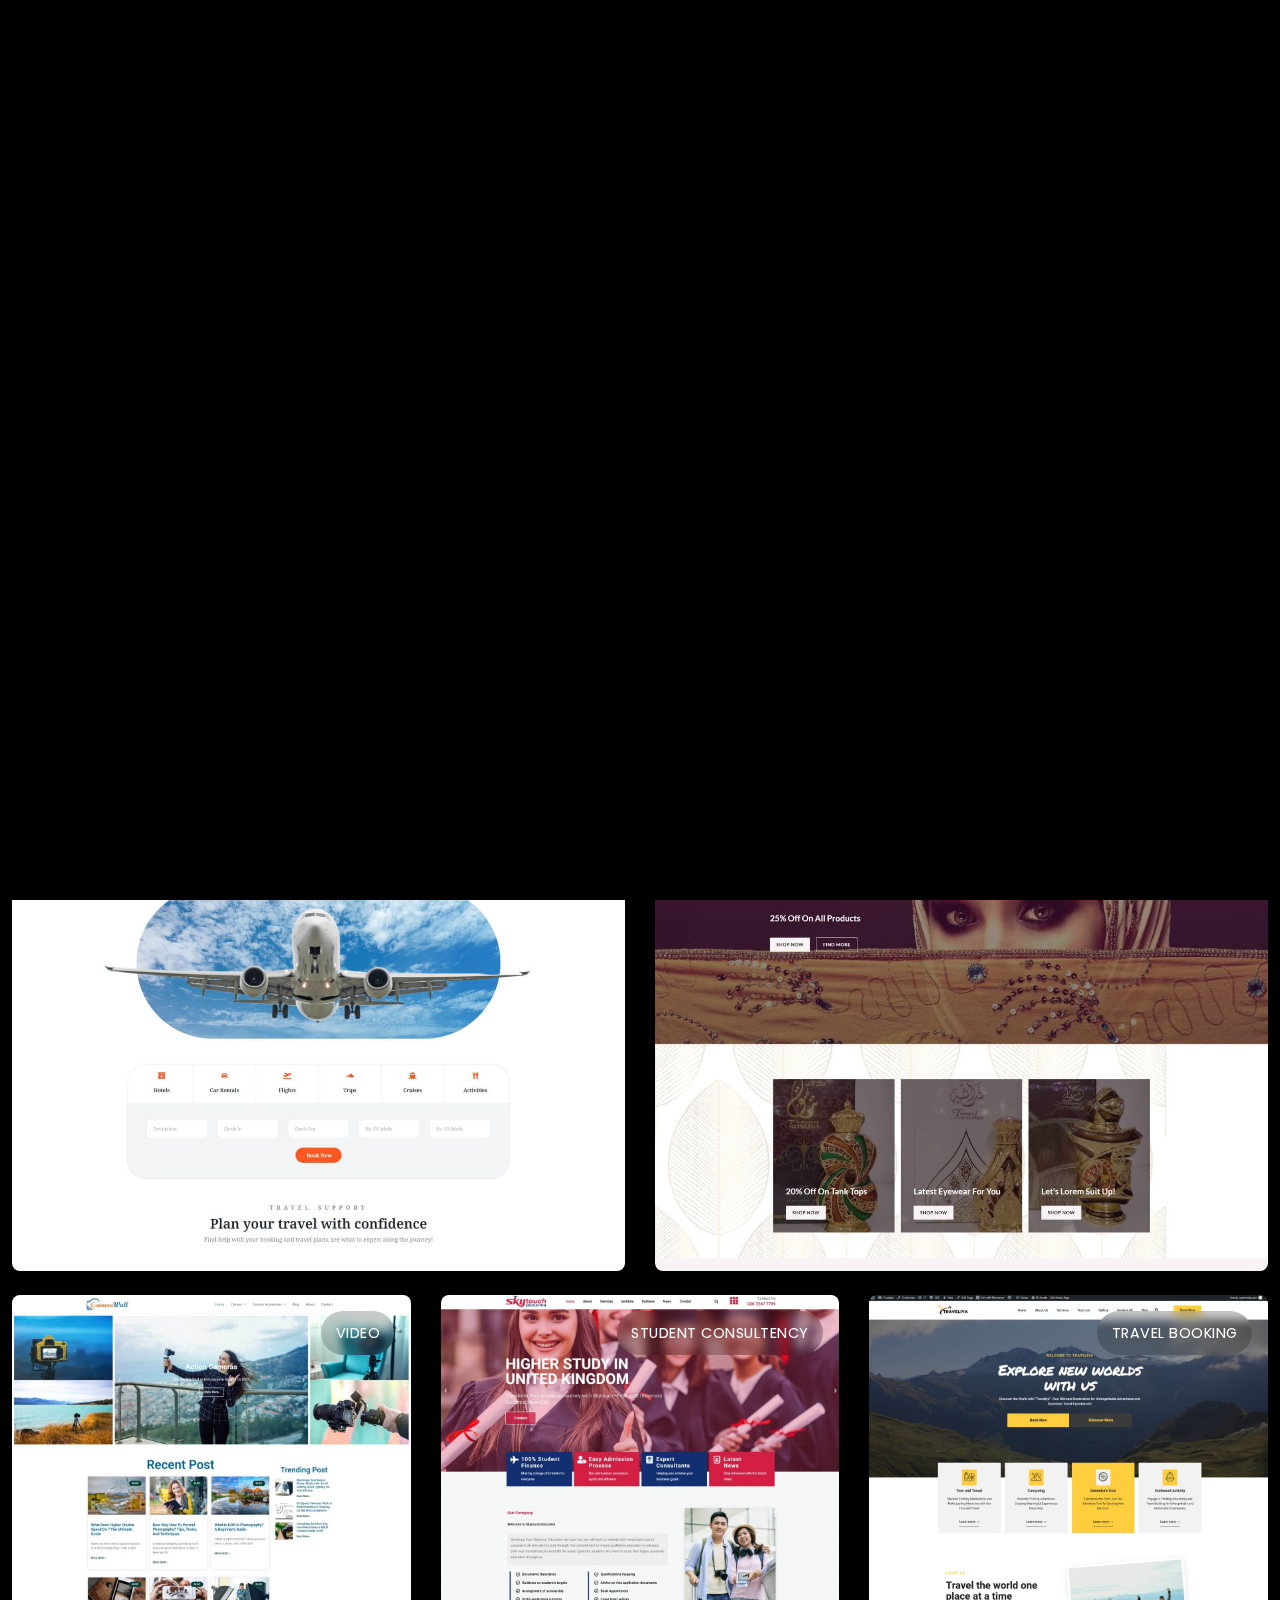
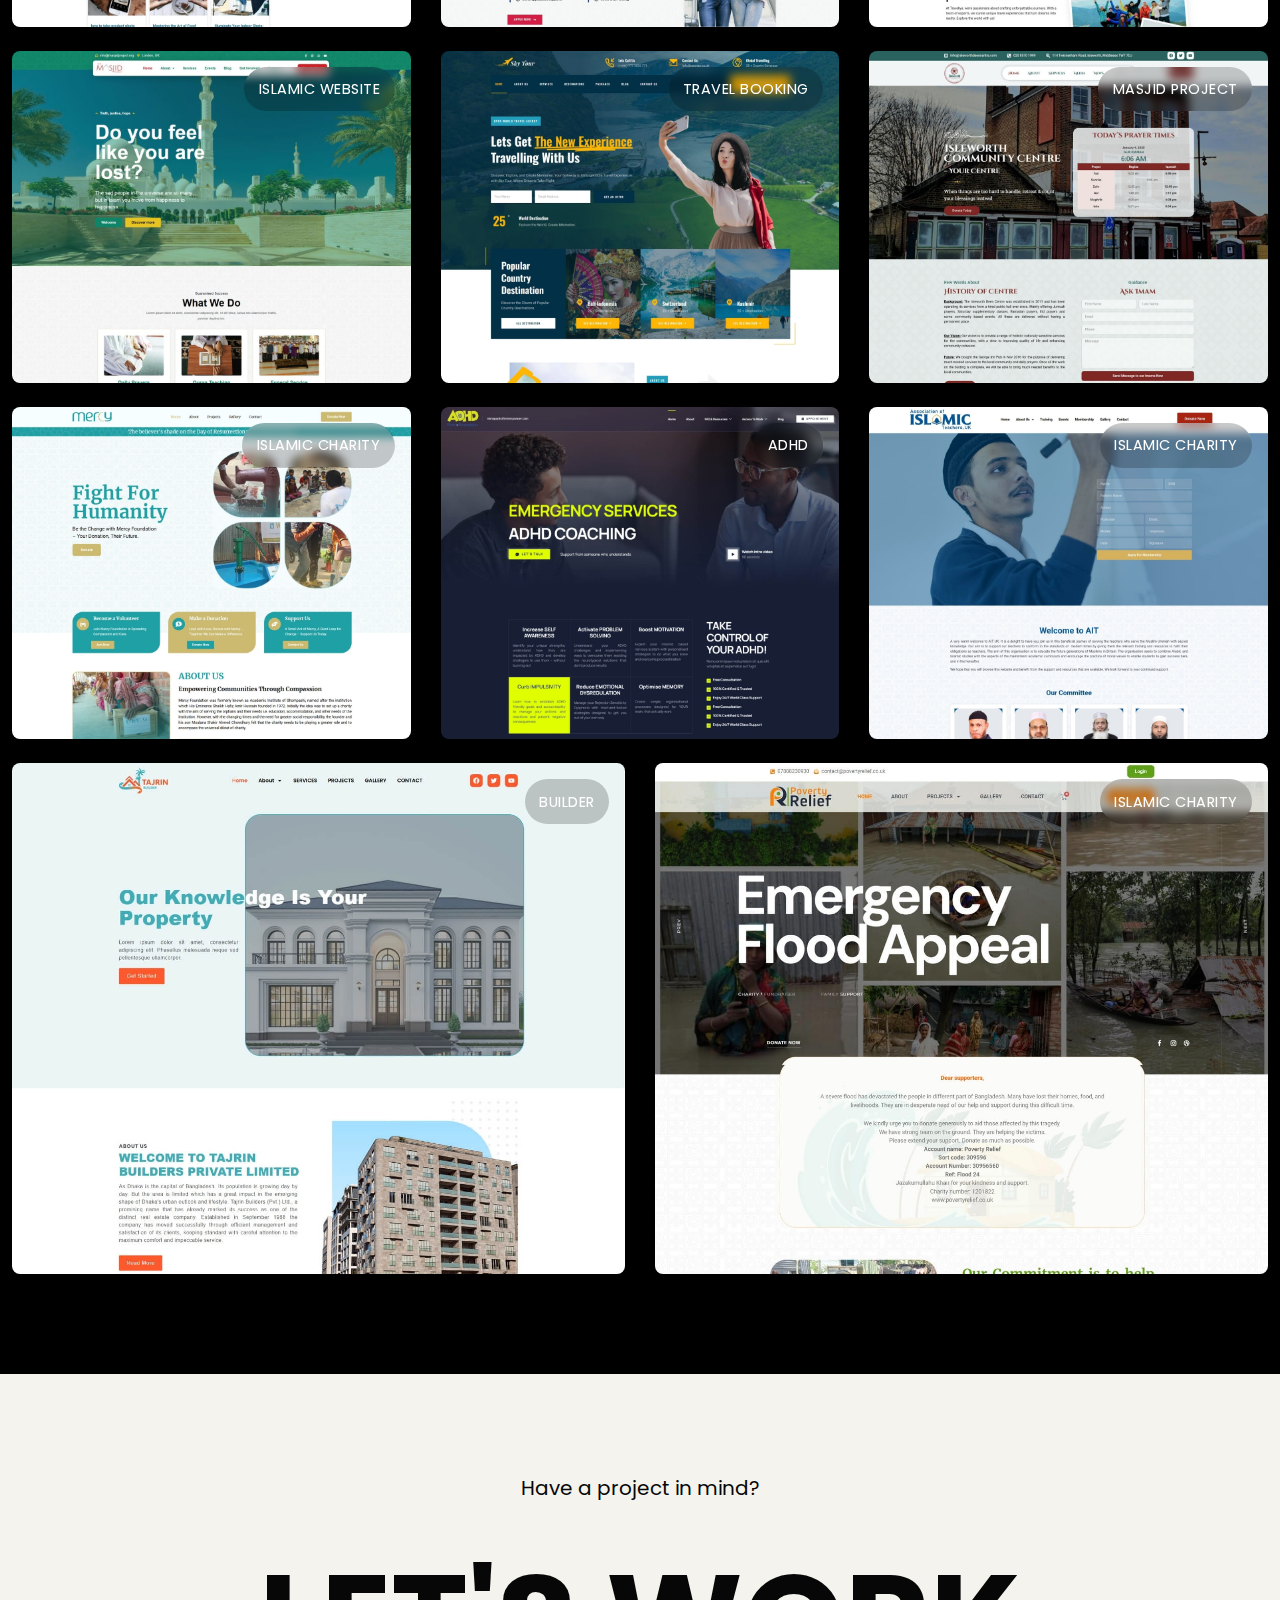
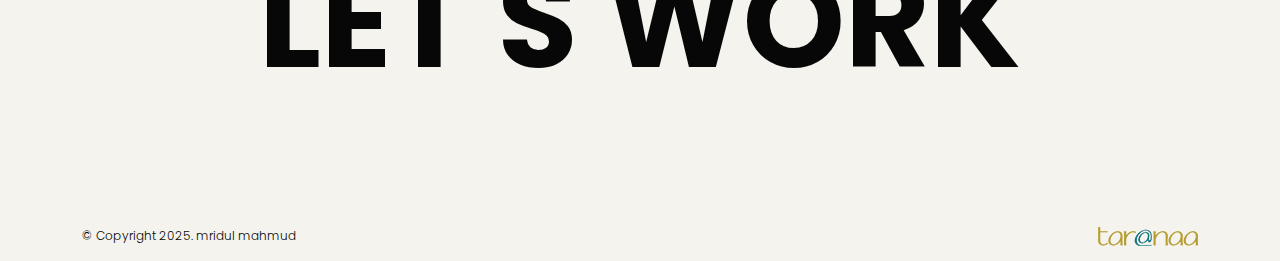
<file: projects.html>
<!DOCTYPE html>
<html lang="en">

<head>
    <!-- META -->
    <meta charset="utf-8">
    <meta http-equiv="X-UA-Compatible" content="IE=edge">
    <meta name="viewport" content="width=device-width, initial-scale=1">
    <meta name="description" content="Nino - Modern Portfolio Template">
    <meta name="keywords" content="personal, portfolio new, html, one page, bootstrap, new html template, design, creative, onepage, clean, modern">
    <meta name="author" content="Tanvir Hossain">
    <!-- PAGE TITLE -->
    <title>Nino - Modern Portfolio Template</title>
    <link rel="icon" type="image/x-icon" href="assets/images/favicon.png">
    <!-- ALL GOOGLE FONTS -->
    <link rel="preconnect" href="https://fonts.googleapis.com">
    <link rel="preconnect" href="https://fonts.gstatic.com" crossorigin>
    <link href="https://fonts.googleapis.com/css2?family=Oswald:wght@200..700&family=Poppins:ital,wght@0,100;0,200;0,300;0,400;0,500;0,600;0,700;0,800;0,900;1,100;1,200;1,300;1,400;1,500;1,600;1,700;1,800;1,900&display=swap" rel="stylesheet">
    <!-- BOOTSTRAP CSS -->
    <link rel="stylesheet" href="assets/css/bootstrap.min.css" />
    <!-- FONT AWESOME CSS -->
    <link rel="stylesheet" href="assets/css/font-awesome-pro.css" />
    <!-- FONT AWESOME CSS -->
    <link rel="stylesheet" href="assets/fonts/remixicon.css" />
    <!-- MAGNIFIC CSS -->
    <link rel="stylesheet" href="assets/css/magnific-popup.css">
    <!-- NICE SELECT CSS -->
    <link rel="stylesheet" href="assets/css/nice-select.min.css" />
    <!-- ANIMATE CSS -->
    <link rel="stylesheet" href="assets/css/animate.min.css" />
    <!-- MOBILE MENU CSS -->
    <link rel="stylesheet" href="assets/css/mobilemenu.css" />
    <!-- SLICK CSS -->
    <link rel="stylesheet" href="assets/css/slick.min.css" />
    <!-- SPACING CSS -->
    <link rel="stylesheet" href="assets/css/spacing.css" />
    <!-- MAIN STYLE CSS -->
    <link rel="stylesheet" href="assets/css/style.css" />
    <!-- RESPONSIVE CSS -->
    <link rel="stylesheet" href="assets/css/responsive.css">
    <!-- HTML5 shim and Respond.js IE8 support of HTML5 elements and media queries -->
    <!-- WARNING: Respond.js doesn't work if you view the page via file:// -->
    <!--[if lt IE 9]>
      <script src="https://oss.maxcdn.com/html5shiv/3.7.2/html5shiv.min.js"></script>
      <script src="https://oss.maxcdn.com/respond/1.4.2/respond.min.js"></script>
    <![endif]-->
</head>

<body>
    <!-- START PRELOADER AREA-->
    <div class="preloader">
        <svg viewbox="0 0 1000 1000" preserveaspectratio="none">
            <path id="preloaderSvg" d="M0,1005S175,995,500,995s500,5,500,5V0H0Z"></path>
        </svg>
        <div class="preloader-heading">
            <div class="load-text">
                <span>L</span>
                <span>o</span>
                <span>a</span>
                <span>d</span>
                <span>i</span>
                <span>n</span>
                <span>g</span>
            </div>
        </div>
    </div>
    <!-- END PRELOADER AREA -->
    <!-- START SCROOL UP DESIGN AREA -->
    <div class="progress-wrap cursor-pointer">
        <i class="ri-arrow-up-s-line"></i>
        <svg class="progress-circle svg-content" width="100%" height="100%" viewBox="-1 -1 102 102">
            <path d="M50,1 a49,49 0 0,1 0,98 a49,49 0 0,1 0,-98" />
        </svg>
    </div>
    <!-- / END SCROOL UP DESIGN AREA -->
    <!-- START MAGIC CURSOR AND BALL AREA-->
    <div id="magic-cursor">
        <div id="ball"></div>
    </div>
    <!-- / END MAGIC CURSOR AND BALL AREA-->
    <!-- START MENU DESIGN AREA-->
    <header class="main-header">
        <div class="header-upper">
            <div class="container">
                <div class="header-inner">
                    <div class="row align-items-center">
                        <div class="col-xl-2 col-lg-2 col-md-6 col-6 col-sm-3">
                            <div class="logo-area">
                                <div class="logo">
                                    <a href="index.html"><img src="assets/images/logo.png" alt=""></a>
                                </div>
                            </div>
                        </div>
                        <div class="col-xl-10 col-lg-10 col-md-6 col-6 col-sm-9">
                            <div class="main-menu">
                                <nav id="mobile-menu">
                                    <ul>
                                        <li><a href="index.html" class="linkstyle">Home</a></li>
                                        <li><a href="about.html" class="linkstyle">about</a></li>
                                        <li ><a href="projects.html" class="linkstyle">Portfolio</a>
                                        <li><a href="gallery.html" class="linkstyle">Art Gallery</a></li>
                                        <li><a href="service.html" class="linkstyle">services</a></li>
                                            <!-- class="has-dropdown" -->
                                         <!-- 
                                            <ul class="sub-menu">
                                                <li><a href="projects.html">Projects List</a></li>
                                                <li><a href="single-project.html">Single Portfolio</a></li>
                                            </ul>
                                         -->
                                        </li>  
                                        <!-- <li><a href="blog.html" class="linkstyle">Blog</a></li>  -->
                                        <li><a href="contact.html" class="linkstyle">Contact</a></li>
                                    </ul>
                                </nav>
                            </div>
                            <div class="side-menu-icon d-lg-none text-end">
                                <a href="javascript:void(0)" class="info-toggle-btn f-right sidebar-toggle-btn"><i class="fal fa-bars"></i></a>
                            </div>
                        </div>
                    </div>
                </div>
            </div>
        </div>
    </header>
    <!-- // END MENU DESIGN AREA-->
    <!-- START MOBILE MENU DESIGN AREA-->
    <div class="sidebar__area">
        <div class="sidebar__wrapper">
            <div class="sidebar__close">
                <button class="sidebar__close-btn" id="sidebar__close-btn">
                    <i class="fal fa-times"></i>
                </button>
            </div>
            <div class="sidebar__content mt-50 mb-20">
                <div class="mobile-menu fix"></div>
            </div>
        </div>
    </div>
    <div class="body-overlay"></div>
    <!-- // END MOBILE MENU DESIGN AREA-->
    <!-- START SINGLE PAGE DESIGN AREA -->
    <section class="single-page-hero-area">
        <div class="container">
            <div class="row align-items-center">
                <div class="col-lg-12">
                    <h2>Projects</h2>
                    <p>A Collection of My Latest Works and Achievements: Discover the Projects that Define My Passion and Skills</p>
                </div>
            </div>
        </div>
    </section>
    <!-- // END SINGLE PAGE DESIGN AREA -->
    <!-- START PORTFOLIO DESIGN AREA -->
    <div class="projects-area" id="portfolio">
        <div class="custom-icon">
            <img src="assets/images/custom/work-scribble.svg" alt="custom">
        </div>
        <div class="container-fluid">
            <div class="row g-4 portfolio-grid">
                <!-- START SINGLE PORTFOLIO DESIGN AREA -->
                <div class="col-md-6 col-xl-6 portfolio-item category-1">
                    <a href="assets/images/projects/travel.jpg" class="work-popup">
                        <div class="portfolio-box">
                            <!-- Image -->
                            <img src="assets/images/projects/travel.jpg" alt="" data-rjs="2">
                            <!-- Category -->
                            <span class="portfolio-category">Travel Website</span>
                            <!-- Caption -->
                            <div class="portfolio-caption">
                                <a href="https://travel.taranaa.info/" target="_blank"><h1>Travel Booking Website</h1></a>
                            </div>
                        </div>
                    </a>
                </div>
                <!-- // END SINGLE PORTFOLIO DESIGN AREA -->
                <!-- START SINGLE PORTFOLIO DESIGN AREA -->
                <div class="col-md-6 col-xl-6 portfolio-item category-2">
                    <a href="single-project.html">
                        <div class="portfolio-box">
                            <!-- Image -->
                            <img src="assets/images/projects/esouq.jpg" alt="" data-rjs="2">
                            <!-- Category -->
                            <span class="portfolio-category">Ecommerce Website</span>
                            <!-- Caption -->
                            <div class="portfolio-caption">
                                <h1>Esouq is an Islamic Lifestyle Store</h1>
                            </div>
                        </div>
                    </a>
                </div>
                <!-- // END SINGLE PORTFOLIO DESIGN AREA -->
                <!-- START SINGLE PORTFOLIO DESIGN AREA -->
                <div class="col-md-6 col-xl-4 portfolio-item category-2">
                    <a href="https://www.youtube.com/watch?v=VZH51BPfaSY" class="popup-youtube">
                        <div class="portfolio-box">
                            <!-- Image -->
                            <img src="assets/images/projects/camerawall.jpg" alt="" data-rjs="2">
                            <!-- Category -->
                            <span class="portfolio-category">Video</span>
                            <!-- Caption -->
                            <div class="portfolio-caption">
                                <h1>Camera Wall</h1>
                            </div>
                        </div>
                    </a>
                </div>
                <!-- // END SINGLE PORTFOLIO DESIGN AREA -->
                <!-- START SINGLE PORTFOLIO DESIGN AREA -->
                <div class="col-md-6 col-xl-4 portfolio-item category-1">
                    <a href="assets/images/projects/sky-touch-education.jpg" class="work-popup">
                        <div class="portfolio-box">
                            <!-- Image -->
                            <img src="assets/images/projects/sky-touch-education.jpg" alt="" data-rjs="2">
                            <!-- Category -->
                            <span class="portfolio-category">Student Consultency</span>
                            <!-- Caption -->
                            <div class="portfolio-caption">
                                <a href="https://studentclutter.co.uk/" target="_blank"><h1>Sky Touch Education</h1></a>
                            </div>
                        </div>
                    </a>
                </div>
                <!-- // END SINGLE PORTFOLIO DESIGN AREA -->
                <!-- START SINGLE PORTFOLIO DESIGN AREA -->
                <div class="col-md-6 col-xl-4 portfolio-item category-1">
                    <a href="assets/images/projects/traveliya.jpg" class="work-popup">
                        <div class="portfolio-box">
                            <!-- Image -->
                            <img src="assets/images/projects/traveliya.jpg" alt="" data-rjs="2">
                            <!-- Category -->
                            <span class="portfolio-category">Travel Booking</span>
                            <!-- Caption -->
                            <div class="portfolio-caption">
                                <a href="https://ognmedia.com/" target="_blank"><h1>Traveliya</h1></a>
                            </div>
                        </div>
                    </a>
                </div>
                <!-- // END SINGLE PORTFOLIO DESIGN AREA -->
                <!-- START SINGLE PORTFOLIO DESIGN AREA -->
                <div class="col-md-6 col-xl-4 portfolio-item category-2">
                    <a href="assets/images/projects/masjid-project.jpg" class="work-popup">
                        <div class="portfolio-box">
                            <!-- Image -->
                            <img src="assets/images/projects/masjid-project.jpg" alt="" data-rjs="2">
                            <!-- Category -->
                            <span class="portfolio-category">Islamic Website</span>
                            <!-- Caption -->
                            <div class="portfolio-caption">
                                <a href="https://masjid.taranaa.info/" target="_blank"><h1>A Masjid Project</h1></a>
                            </div>
                        </div>
                    </a>
                </div>
                <!-- // END SINGLE PORTFOLIO DESIGN AREA -->
                <!-- START SINGLE PORTFOLIO DESIGN AREA -->
                <div class="col-md-6 col-xl-4 portfolio-item category-1">
                    <a href="assets/images/projects/sky-tour.jpg" class="work-popup">
                        <div class="portfolio-box">
                            <!-- Image -->
                            <img src="assets/images/projects/sky-tour.jpg" alt="" data-rjs="2">
                            <!-- Category -->
                            <span class="portfolio-category">Travel Booking</span>
                            <!-- Caption -->
                            <div class="portfolio-caption">
                                <a href="https://ifacenft.com/" target="_blank"><h1>Travel Booking Website</h1></a>
                            </div>
                        </div>
                    </a>
                </div>
                <!-- // END SINGLE PORTFOLIO DESIGN AREA -->
                <!-- START SINGLE PORTFOLIO DESIGN AREA -->
                <div class="col-md-6 col-xl-4 portfolio-item category-2">
                    <a href="assets/images/projects/idc.jpg" class="work-popup">
                        <div class="portfolio-box">
                            <!-- Image -->
                            <img src="assets/images/projects/idc.jpg" alt="" data-rjs="2">
                            <!-- Category -->
                            <span class="portfolio-category">Masjid Project</span>
                            <!-- Caption -->
                            <div class="portfolio-caption">
                                <a href="https://isleworthdeencentre.com/" target="_blank"><h1>A Masjid Project</h1></a>
                            </div>
                        </div>
                    </a>
                </div>
                <!-- // END SINGLE PORTFOLIO DESIGN AREA -->
                <!-- START SINGLE PORTFOLIO DESIGN AREA -->
                <div class="col-md-6 col-xl-4 portfolio-item category-2">
                    <a href="assets/images/projects/mercy-foundation.jpg" class="work-popup">
                        <div class="portfolio-box">
                            <!-- Image -->
                            <img src="assets/images/projects/mercy-foundation.jpg" alt="" data-rjs="2">
                            <!-- Category -->
                            <span class="portfolio-category">Islamic Charity</span>
                            <!-- Caption -->
                            <div class="portfolio-caption">
                                <a href="https://mercyfoundation.co.uk/" target="_blank"><h1>Mercy foundation</h1></a>
                            </div>
                        </div>
                    </a>
                </div>
                <!-- // END SINGLE PORTFOLIO DESIGN AREA -->
                <!-- START SINGLE PORTFOLIO DESIGN AREA -->
                <div class="col-md-6 col-xl-4 portfolio-item category-1">
                    <a href="assets/images/projects/adhd.jpg" class="work-popup">
                        <div class="portfolio-box">
                            <!-- Image -->
                            <img src="assets/images/projects/adhd.jpg" alt="" data-rjs="2">
                            <!-- Category -->
                            <span class="portfolio-category">ADHD</span>
                            <!-- Caption -->
                            <div class="portfolio-caption">
                                <a href="https://adhdfirstresponder.taranaa.info/" target="_blank"><h1>ADHD Emergency Service</h1></a>
                            </div>
                        </div>
                    </a>
                </div>
                <!-- // END SINGLE PORTFOLIO DESIGN AREA -->
                <!-- START SINGLE PORTFOLIO DESIGN AREA -->
                <div class="col-md-6 col-xl-4 portfolio-item category-2">
                    <a href="assets/images/projects/ait-uk.jpg" class="work-popup">
                        <div class="portfolio-box">
                            <!-- Image -->
                            <img src="assets/images/projects/ait-uk.jpg" alt="" data-rjs="2">
                            <!-- Category -->
                            <span class="portfolio-category">Islamic Charity</span>
                            <!-- Caption -->
                            <div class="portfolio-caption">
                                <a href="https://aituk.org/" target="_blank"><h1>AIT UK</h1></a>
                            </div>
                        </div>
                    </a>
                </div>
                <!-- // END SINGLE PORTFOLIO DESIGN AREA -->
                <!-- START SINGLE PORTFOLIO DESIGN AREA -->
                <div class="col-md-6 col-xl-6 portfolio-item category-1">
                    <a href="assets/images/projects/tajrin-builder.jpg" class="work-popup">
                        <div class="portfolio-box">
                            <!-- Image -->
                            <img src="assets/images/projects/tajrin-builder.jpg" alt="" data-rjs="2">
                            <!-- Category -->
                            <span class="portfolio-category">Builder</span>
                            <!-- Caption -->
                            <div class="portfolio-caption">
                                <a href="https://tajrin.taranaa.info/" target="_blank"><h1>Tajrin Builders (Pvt.) Ltd.</h1></a>
                            </div>
                        </div>
                    </a>
                </div>
                <!-- // END SINGLE PORTFOLIO DESIGN AREA -->
                <!-- START SINGLE PORTFOLIO DESIGN AREA -->
                <div class="col-md-6 col-xl-6 portfolio-item category-1">
                    <a href="assets/images/projects/poverty-relief.jpg" class="work-popup">
                        <div class="portfolio-box">
                            <!-- Image -->
                            <img src="assets/images/projects/poverty-relief.jpg" alt="" data-rjs="2">
                            <!-- Category -->
                            <span class="portfolio-category">Islamic Charity</span>
                            <!-- Caption -->
                            <div class="portfolio-caption">
                                <a href="https://povertyrelief.co.uk/" target="_blank"><h1>Poverty Relief</h1></a>
                            </div>
                        </div>
                    </a>
                </div>
                <!-- // END SINGLE PORTFOLIO DESIGN AREA -->
            </div>
        </div>
    </div>
    <!-- // END PORTFOLIO DESIGN AREA -->
    <!-- START FOOTER DESIGN AREA -->
    <footer class="main-footer">
        <div class="container">
            <div class="row">
                <div class="col-lg-12">
                    <div class="footer-top">
                        <p> Have a project in mind?</p>
                        <h2><a href="mailto:hello@websitename.com">let's work</a></h2>
                    </div>
                </div>
            </div>
            <div class="copyrights">
                <p class="copy-left-text">&copy; Copyright 2025. mridul mahmud</a></p>
                <a href="https://taranaa.co.uk/" target="_blank"><img src="assets/images/logo-taranaa-footer.png" alt="" class="footer-img"></a>
            </div>
        </div>
    </footer>
    <!-- / END FOOTER DESIGN AREA -->
    <!-- JQUERY JS -->
    <script src="assets/js/jquery-3.6.0.min.js"></script>
    <!-- BOOTSTRAP JS-->
    <script src="assets/js/bootstrap.min.js"></script>
    <!-- APPEAR JS -->
    <script src="assets/js/appear.min.js"></script>
    <!-- MAGNIFICANT JS -->
    <script src="assets/js/jquery.magnific-popup.min.js"></script>
    <!-- MOBILE MENU JS-->
    <script src="assets/js/mobilemenu.js"></script>
    <!-- GSAP AND LOCOMOTIV JS-->
    <script src="assets/js/gsap.min.js"></script>
    <script src="assets/js/ScrollTrigger.min.js"></script>
    <script src="assets/js/lenis.js"></script>
    <!-- SLICK JS-->
    <script src="assets/js/slick.min.js"></script>
    <!-- NICE SELECT JS-->
    <script src="assets/js/jquery.nice-select.min.js"></script>
    <!-- IMAGE LOADER JS-->
    <script src="assets/js/imagesloaded.pkgd.min.js"></script>
    <!-- ISOTOPE JS-->
    <script src="assets/js/isotope.pkgd.min.js"></script>
    <!--  WOW ANIMATION JS-->
    <script src="assets/js/wow.min.js"></script>
    <!-- SCRIPT JS-->
    <script src="assets/js/script.js"></script>
</body>

</html>
</file>
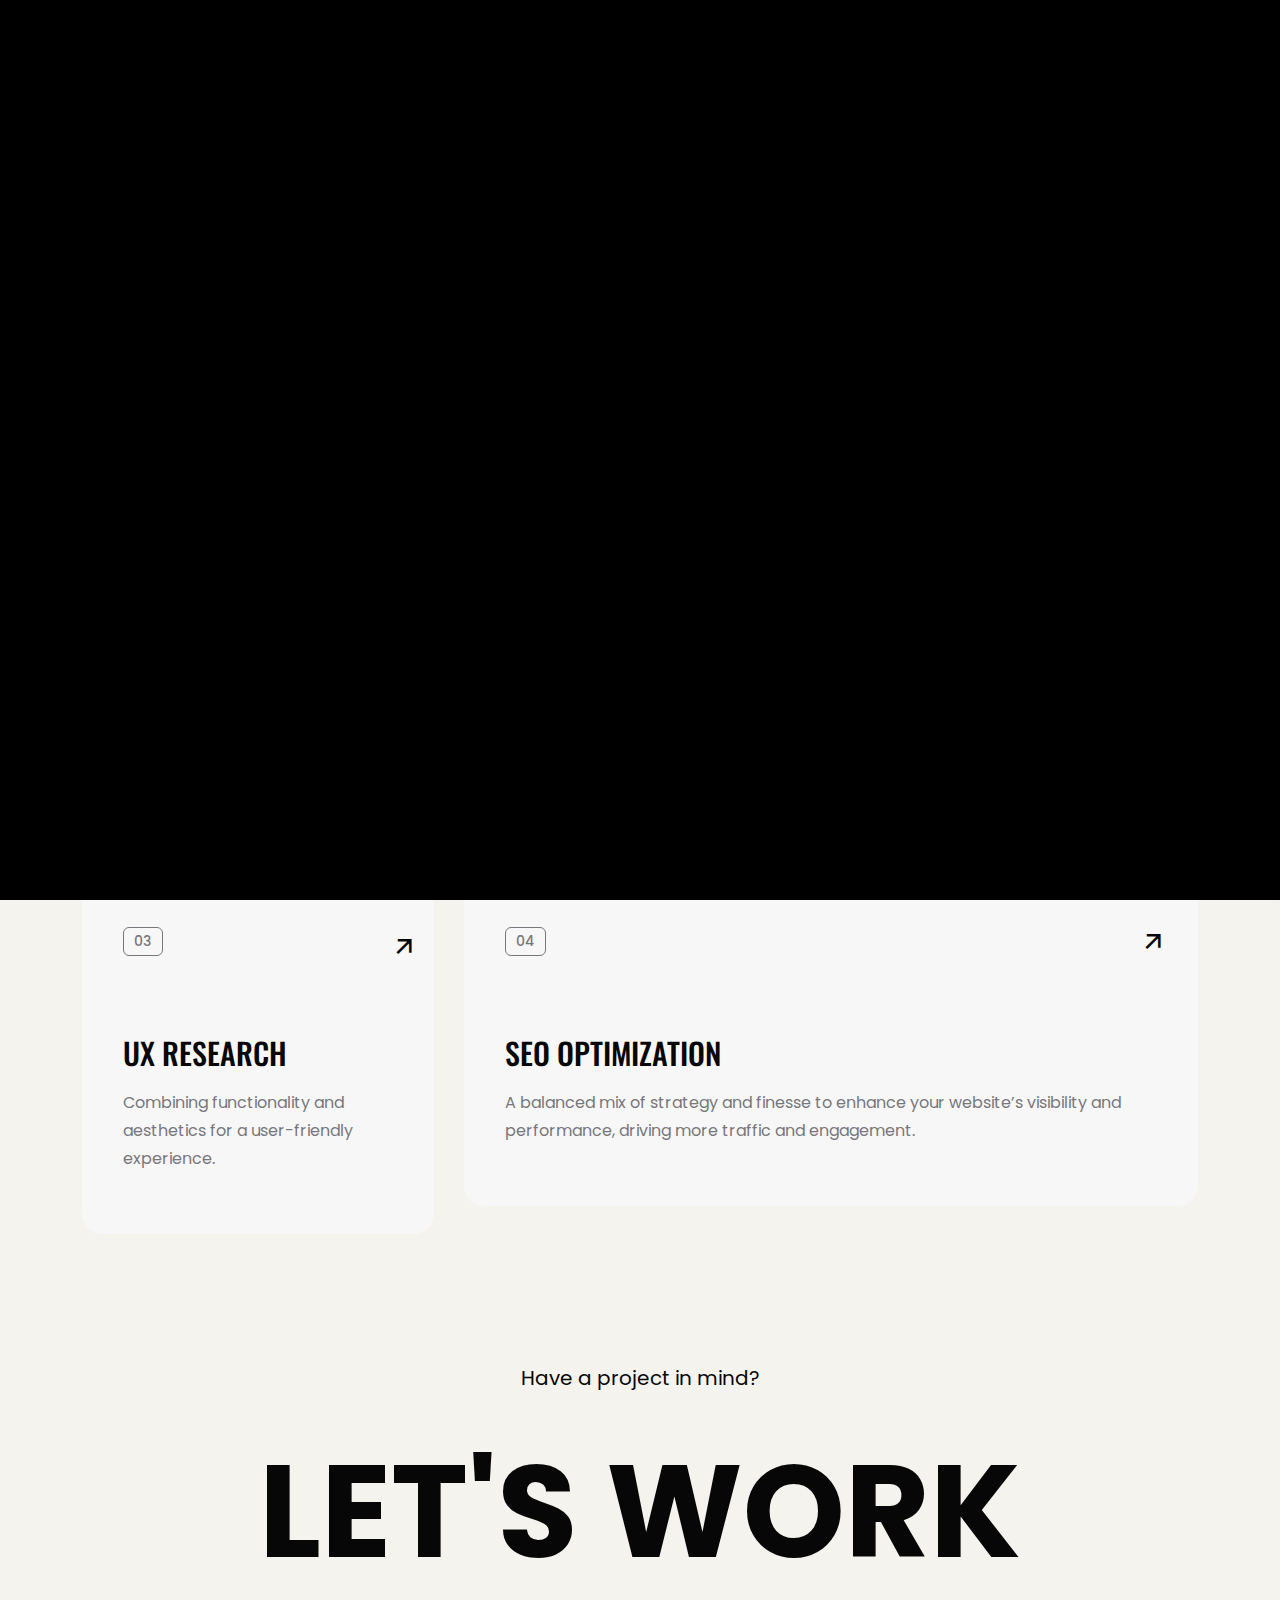
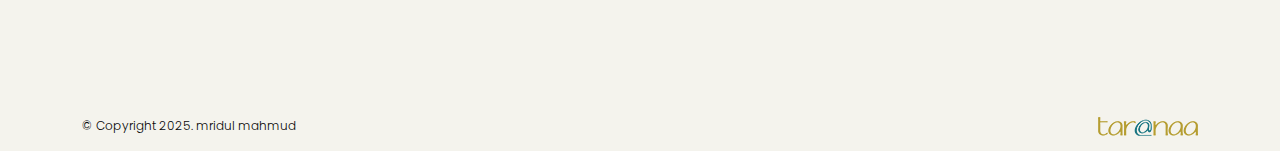
<file: service.html>
<!DOCTYPE html>
<html lang="en">

<head>
    <!-- META -->
    <meta charset="utf-8">
    <meta http-equiv="X-UA-Compatible" content="IE=edge">
    <meta name="viewport" content="width=device-width, initial-scale=1">
    <meta name="description" content="Nino - Modern Portfolio Template">
    <meta name="keywords" content="personal, portfolio new, html, one page, bootstrap, new html template, design, creative, onepage, clean, modern">
    <meta name="author" content="Tanvir Hossain">
    <!-- PAGE TITLE -->
    <title>Nino - Modern Portfolio Template</title>
    <link rel="icon" type="image/x-icon" href="assets/images/favicon.png">
    <!-- ALL GOOGLE FONTS -->
    <link rel="preconnect" href="https://fonts.googleapis.com">
    <link rel="preconnect" href="https://fonts.gstatic.com" crossorigin>
    <link href="https://fonts.googleapis.com/css2?family=Oswald:wght@200..700&family=Poppins:ital,wght@0,100;0,200;0,300;0,400;0,500;0,600;0,700;0,800;0,900;1,100;1,200;1,300;1,400;1,500;1,600;1,700;1,800;1,900&display=swap" rel="stylesheet">
    <!-- BOOTSTRAP CSS -->
    <link rel="stylesheet" href="assets/css/bootstrap.min.css" />
    <!-- FONT AWESOME CSS -->
    <link rel="stylesheet" href="assets/css/font-awesome-pro.css" />
    <!-- FONT AWESOME CSS -->
    <link rel="stylesheet" href="assets/fonts/remixicon.css" />
    <!-- MAGNIFIC CSS -->
    <link rel="stylesheet" href="assets/css/magnific-popup.css">
    <!-- NICE SELECT CSS -->
    <link rel="stylesheet" href="assets/css/nice-select.min.css" />
    <!-- ANIMATE CSS -->
    <link rel="stylesheet" href="assets/css/animate.min.css" />
    <!-- MOBILE MENU CSS -->
    <link rel="stylesheet" href="assets/css/mobilemenu.css" />
    <!-- SLICK CSS -->
    <link rel="stylesheet" href="assets/css/slick.min.css" />
    <!-- SPACING CSS -->
    <link rel="stylesheet" href="assets/css/spacing.css" />
    <!-- MAIN STYLE CSS -->
    <link rel="stylesheet" href="assets/css/style.css" />
    <!-- RESPONSIVE CSS -->
    <link rel="stylesheet" href="assets/css/responsive.css">
    <!-- HTML5 shim and Respond.js IE8 support of HTML5 elements and media queries -->
    <!-- WARNING: Respond.js doesn't work if you view the page via file:// -->
    <!--[if lt IE 9]>
      <script src="https://oss.maxcdn.com/html5shiv/3.7.2/html5shiv.min.js"></script>
      <script src="https://oss.maxcdn.com/respond/1.4.2/respond.min.js"></script>
    <![endif]-->
</head>

<body>
    <!-- START PRELOADER AREA-->
    <div class="preloader">
        <svg viewbox="0 0 1000 1000" preserveaspectratio="none">
            <path id="preloaderSvg" d="M0,1005S175,995,500,995s500,5,500,5V0H0Z"></path>
        </svg>
        <div class="preloader-heading">
            <div class="load-text">
                <span>L</span>
                <span>o</span>
                <span>a</span>
                <span>d</span>
                <span>i</span>
                <span>n</span>
                <span>g</span>
            </div>
        </div>
    </div>
    <!-- END PRELOADER AREA -->
    <!-- START SCROOL UP DESIGN AREA -->
    <div class="progress-wrap cursor-pointer">
        <i class="ri-arrow-up-s-line"></i>
        <svg class="progress-circle svg-content" width="100%" height="100%" viewBox="-1 -1 102 102">
            <path d="M50,1 a49,49 0 0,1 0,98 a49,49 0 0,1 0,-98" />
        </svg>
    </div>
    <!-- / END SCROOL UP DESIGN AREA -->
    <!-- START MAGIC CURSOR AND BALL AREA-->
    <div id="magic-cursor">
        <div id="ball"></div>
    </div>
    <!-- / END MAGIC CURSOR AND BALL AREA-->
    <!-- START MENU DESIGN AREA-->
    <header class="main-header">
        <div class="header-upper">
            <div class="container">
                <div class="header-inner">
                    <div class="row align-items-center">
                        <div class="col-xl-2 col-lg-2 col-md-6 col-6 col-sm-3">
                            <div class="logo-area">
                                <div class="logo">
                                    <a href="index.html"><img src="assets/images/logo.png" alt=""></a>
                                </div>
                            </div>
                        </div>
                        <div class="col-xl-10 col-lg-10 col-md-6 col-6 col-sm-9">
                            <div class="main-menu">
                                <nav id="mobile-menu">
                                    <ul>
                                        <li><a href="index.html" class="linkstyle">Home</a></li>
                                        <li><a href="about.html" class="linkstyle">about</a></li>
                                        <li ><a href="projects.html" class="linkstyle">Portfolio</a>
                                        <li><a href="gallery.html" class="linkstyle">Art Gallery</a></li>
                                        <li><a href="service.html" class="linkstyle">services</a></li>
                                            <!-- class="has-dropdown" -->
                                         <!-- 
                                            <ul class="sub-menu">
                                                <li><a href="projects.html">Projects List</a></li>
                                                <li><a href="single-project.html">Single Portfolio</a></li>
                                            </ul>
                                         -->
                                        </li>  
                                        <!-- <li><a href="blog.html" class="linkstyle">Blog</a></li>  -->
                                        <li><a href="contact.html" class="linkstyle">Contact</a></li>
                                    </ul>
                                </nav>
                            </div>
                            <div class="side-menu-icon d-lg-none text-end">
                                <a href="javascript:void(0)" class="info-toggle-btn f-right sidebar-toggle-btn"><i class="fal fa-bars"></i></a>
                            </div>
                        </div>
                    </div>
                </div>
            </div>
        </div>
    </header>
    <!-- // END MENU DESIGN AREA-->
    <!-- START MOBILE MENU DESIGN AREA-->
    <div class="sidebar__area">
        <div class="sidebar__wrapper">
            <div class="sidebar__close">
                <button class="sidebar__close-btn" id="sidebar__close-btn">
                    <i class="fal fa-times"></i>
                </button>
            </div>
            <div class="sidebar__content mt-50 mb-20">
                <div class="mobile-menu fix"></div>
            </div>
        </div>
    </div>
    <div class="body-overlay"></div>
    <!-- // END MOBILE MENU DESIGN AREA-->
    <!-- START SINGLE PAGE DESIGN AREA -->
    <section class="single-page-hero-area">
        <div class="container">
            <div class="row align-items-center">
                <div class="col-lg-12">
                    <h2>Services</h2>
                </div>
            </div>
        </div>
    </section>
    <!-- // END SINGLE PAGE DESIGN AREA -->
       <!-- START SERVICE DESIGN AREA -->
    <section id="services" class="services-area no-padding">
        <div class="container">
            <div class="row">
                <!-- START SINGLE SERVICE DESIGN AREA -->
                <div class="col-lg-8 col-md-7">
                    <div class="service-item wow fadeInUp delay-0-2s">
                        <i class="ri-arrow-right-up-line"></i>
                        <h5>01</h5>
                        <h4>Web Development</h4>
                        <p>A strategic and creative approach to build digital identities, ensuring your website captivates audiences and delivers a functional online presence..</p>
                    </div>
                </div>
                <!-- / END SINGLE SERVICE DESIGN AREA -->
                <!-- START SINGLE SERVICE DESIGN AREA -->
                <div class="col-lg-4 col-md-5">
                    <div class="service-item wow fadeInUp delay-0-4s">
                        <i class="ri-arrow-right-up-line"></i>
                        <h5>02</h5>
                        <h4>Responsive Design</h4>
                        <p>Crafting adaptable designs that ensure a seamless experience across devices.</p>
                    </div>
                </div>
                <!-- / END SINGLE SERVICE DESIGN AREA -->
                <!-- START SINGLE SERVICE DESIGN AREA -->
                <div class="col-lg-4 col-md-5">
                    <div class="service-item wow fadeInUp delay-0-6s">
                        <i class="ri-arrow-right-up-line"></i>
                        <h5>03</h5>
                        <h4>UX Research</h4>
                        <p>Combining functionality and aesthetics for a user-friendly experience.</p>
                    </div>
                </div>
                <!-- / END SINGLE SERVICE DESIGN AREA -->
                <!-- START SINGLE SERVICE DESIGN AREA -->
                <div class="col-lg-8 col-md-7">
                    <div class="service-item wow fadeInUp delay-0-8s">
                        <i class="ri-arrow-right-up-line"></i>
                        <h5>04</h5>
                        <h4>SEO Optimization</h4>
                        <p>A balanced mix of strategy and finesse to enhance your website’s visibility and performance, driving more traffic and engagement.</p>
                    </div>
                </div>
                <!-- / END SINGLE SERVICE DESIGN AREA -->
            </div>
        </div>
    </section>
    <!-- / END SERVICE DESIGN AREA -->

    <!-- START FOOTER DESIGN AREA -->
    <footer class="main-footer">
        <div class="container">
            <div class="row">
                <div class="col-lg-12">
                    <div class="footer-top">
                        <p> Have a project in mind?</p>
                        <h2><a href="mailto:hello@websitename.com">let's work</a></h2>
                    </div>
                </div>
            </div>
            <div class="copyrights">
                <p class="copy-left-text">&copy; Copyright 2025. mridul mahmud</a></p>
                <a href="https://taranaa.co.uk/" target="_blank"><img src="assets/images/logo-taranaa-footer.png" alt="" class="footer-img"></a>
            </div>
        </div>
    </footer>
    <!-- / END FOOTER DESIGN AREA -->
    <!-- JQUERY JS -->
    <script src="assets/js/jquery-3.6.0.min.js"></script>
    <!-- BOOTSTRAP JS-->
    <script src="assets/js/bootstrap.min.js"></script>
    <!-- APPEAR JS -->
    <script src="assets/js/appear.min.js"></script>
    <!-- MAGNIFICANT JS -->
    <script src="assets/js/jquery.magnific-popup.min.js"></script>
    <!-- MOBILE MENU JS-->
    <script src="assets/js/mobilemenu.js"></script>
    <!-- GSAP AND LOCOMOTIV JS-->
    <script src="assets/js/gsap.min.js"></script>
    <script src="assets/js/ScrollTrigger.min.js"></script>
    <script src="assets/js/lenis.js"></script>
    <!-- SLICK JS-->
    <script src="assets/js/slick.min.js"></script>
    <!-- NICE SELECT JS-->
    <script src="assets/js/jquery.nice-select.min.js"></script>
    <!-- IMAGE LOADER JS-->
    <script src="assets/js/imagesloaded.pkgd.min.js"></script>
    <!-- ISOTOPE JS-->
    <script src="assets/js/isotope.pkgd.min.js"></script>
    <!--  WOW ANIMATION JS-->
    <script src="assets/js/wow.min.js"></script>
    <!-- SCRIPT JS-->
    <script src="assets/js/script.js"></script>
</body>

</html>
</file>
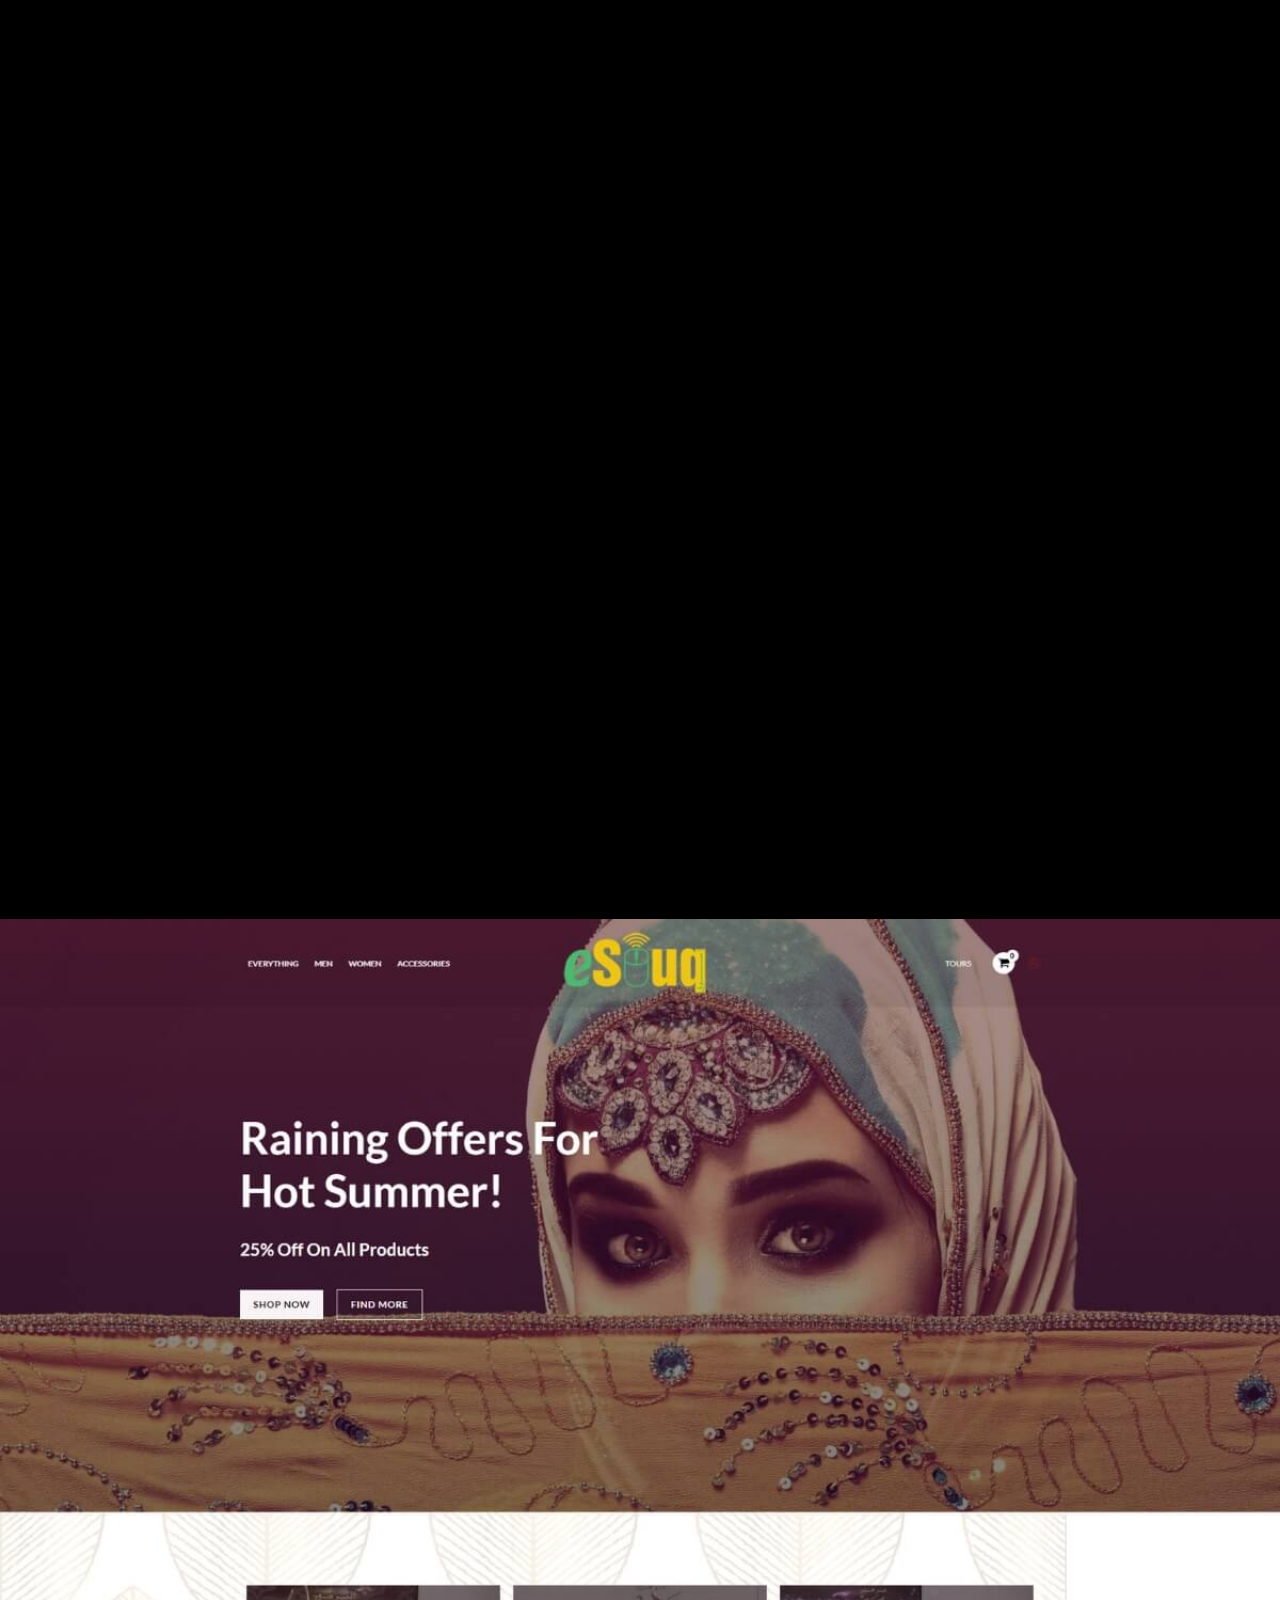
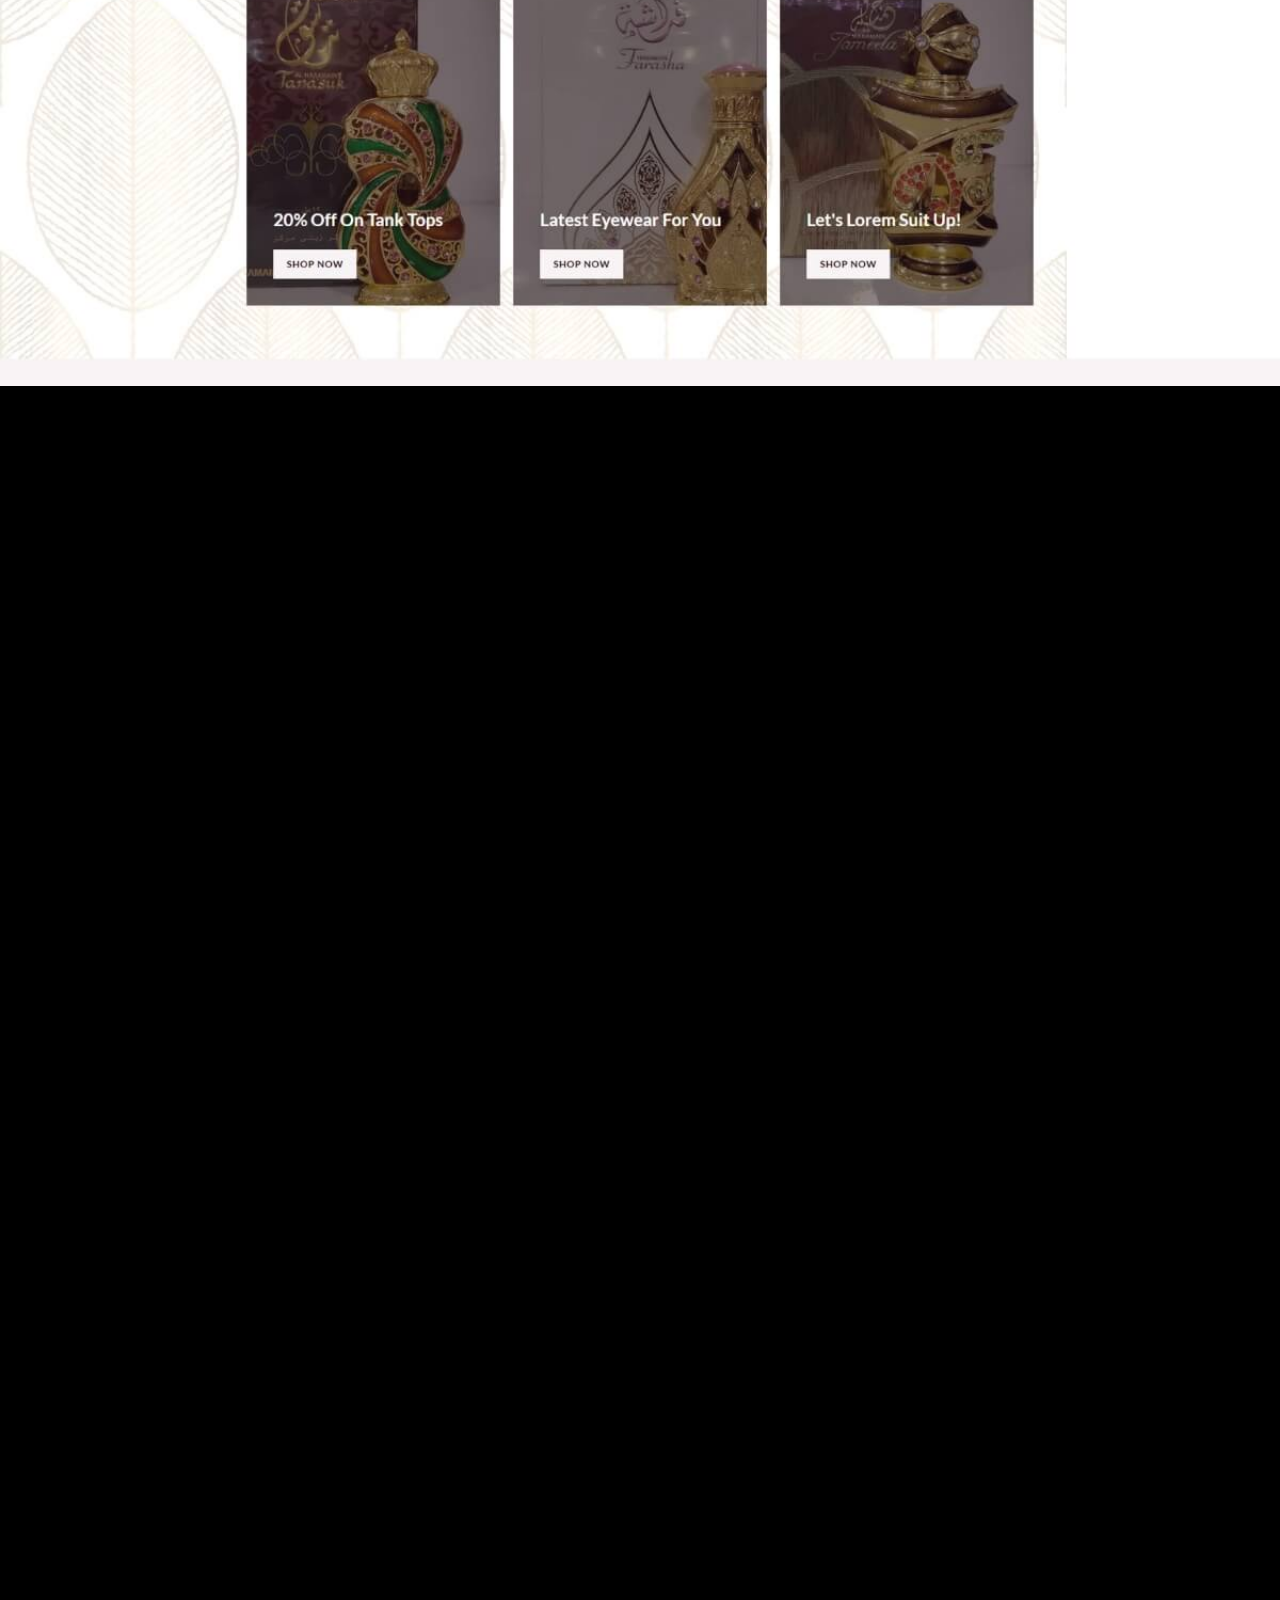
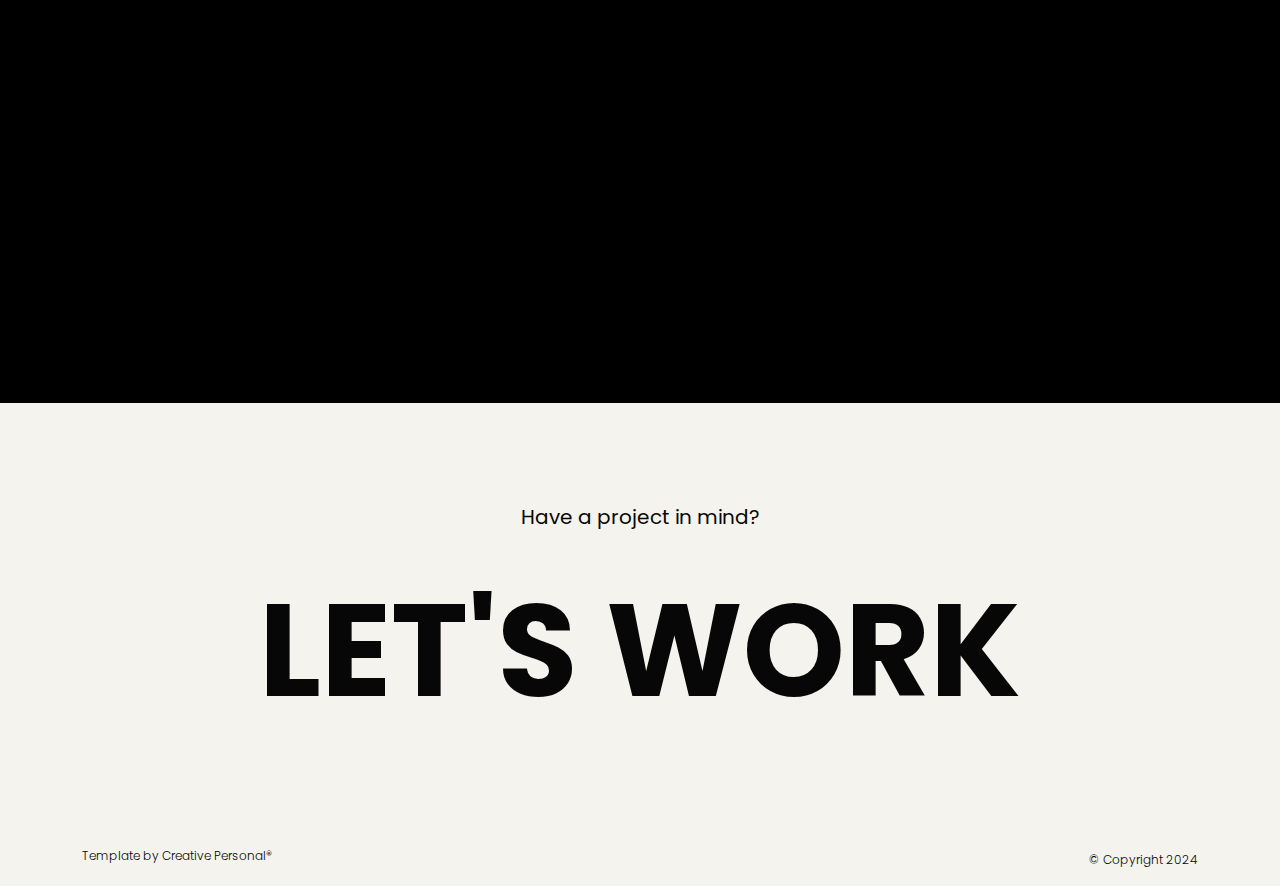
<file: single-project.html>
<!DOCTYPE html>
<html lang="en">

<head>
    <!-- META -->
    <meta charset="utf-8">
    <meta http-equiv="X-UA-Compatible" content="IE=edge">
    <meta name="viewport" content="width=device-width, initial-scale=1">
    <meta name="description" content="Nino - Modern Portfolio Template">
    <meta name="keywords" content="personal, portfolio new, html, one page, bootstrap, new html template, design, creative, onepage, clean, modern">
    <meta name="author" content="Tanvir Hossain">
    <!-- PAGE TITLE -->
    <title>Mridul - A Passionate Web Developer & Entrepreneur</title>
    <link rel="icon" type="image/x-icon" href="assets/images/favicon.png">
    <!-- ALL GOOGLE FONTS -->
    <link rel="preconnect" href="https://fonts.googleapis.com">
    <link rel="preconnect" href="https://fonts.gstatic.com" crossorigin>
    <link href="https://fonts.googleapis.com/css2?family=Oswald:wght@200..700&family=Poppins:ital,wght@0,100;0,200;0,300;0,400;0,500;0,600;0,700;0,800;0,900;1,100;1,200;1,300;1,400;1,500;1,600;1,700;1,800;1,900&display=swap" rel="stylesheet">
    <!-- BOOTSTRAP CSS -->
    <link rel="stylesheet" href="assets/css/bootstrap.min.css" />
    <!-- FONT AWESOME CSS -->
    <link rel="stylesheet" href="assets/css/font-awesome-pro.css" />
    <!-- FONT AWESOME CSS -->
    <link rel="stylesheet" href="assets/fonts/remixicon.css" />
    <!-- MAGNIFIC CSS -->
    <link rel="stylesheet" href="assets/css/magnific-popup.css">
    <!-- NICE SELECT CSS -->
    <link rel="stylesheet" href="assets/css/nice-select.min.css" />
    <!-- ANIMATE CSS -->
    <link rel="stylesheet" href="assets/css/animate.min.css" />
    <!-- MOBILE MENU CSS -->
    <link rel="stylesheet" href="assets/css/mobilemenu.css" />
    <!-- SLICK CSS -->
    <link rel="stylesheet" href="assets/css/slick.min.css" />
    <!-- SPACING CSS -->
    <link rel="stylesheet" href="assets/css/spacing.css" />
    <!-- MAIN STYLE CSS -->
    <link rel="stylesheet" href="assets/css/style.css" />
    <!-- RESPONSIVE CSS -->
    <link rel="stylesheet" href="assets/css/responsive.css">
    <!-- HTML5 shim and Respond.js IE8 support of HTML5 elements and media queries -->
    <!-- WARNING: Respond.js doesn't work if you view the page via file:// -->
    <!--[if lt IE 9]>
      <script src="https://oss.maxcdn.com/html5shiv/3.7.2/html5shiv.min.js"></script>
      <script src="https://oss.maxcdn.com/respond/1.4.2/respond.min.js"></script>
    <![endif]-->
</head>

<body>
    <!-- START PRELOADER AREA-->
    <div class="preloader">
        <svg viewbox="0 0 1000 1000" preserveaspectratio="none">
            <path id="preloaderSvg" d="M0,1005S175,995,500,995s500,5,500,5V0H0Z"></path>
        </svg>
        <div class="preloader-heading">
            <div class="load-text">
                <span>L</span>
                <span>o</span>
                <span>a</span>
                <span>d</span>
                <span>i</span>
                <span>n</span>
                <span>g</span>
            </div>
        </div>
    </div>
    <!-- END PRELOADER AREA -->
    <!-- START SCROOL UP DESIGN AREA -->
    <div class="progress-wrap cursor-pointer">
        <i class="ri-arrow-up-s-line"></i>
        <svg class="progress-circle svg-content" width="100%" height="100%" viewBox="-1 -1 102 102">
            <path d="M50,1 a49,49 0 0,1 0,98 a49,49 0 0,1 0,-98" />
        </svg>
    </div>
    <!-- / END SCROOL UP DESIGN AREA -->
    <!-- START MAGIC CURSOR AND BALL AREA-->
    <div id="magic-cursor">
        <div id="ball"></div>
    </div>
    <!-- / END MAGIC CURSOR AND BALL AREA-->
    <!-- START MENU DESIGN AREA-->
    <header class="main-header">
        <div class="header-upper">
            <div class="container">
                <div class="header-inner">
                    <div class="row align-items-center">
                        <div class="col-xl-2 col-lg-2 col-md-6 col-6 col-sm-3">
                            <div class="logo-area">
                                <div class="logo">
                                    <a href="index.html"><img src="assets/images/logo.png" alt=""></a>
                                </div>
                            </div>
                        </div>
                        <div class="col-xl-10 col-lg-10 col-md-6 col-6 col-sm-9">
                            <div class="main-menu">
                                <nav id="mobile-menu">
                                    <ul>
                                        <li><a href="index.html" class="linkstyle">Home</a></li>
                                        <li><a href="about.html" class="linkstyle">about</a></li>
                                        <li ><a href="projects.html" class="linkstyle">Portfolio</a>
                                        <li><a href="gallery.html" class="linkstyle">Art Gallery</a></li>
                                        <li><a href="service.html" class="linkstyle">services</a></li>
                                            <!-- class="has-dropdown" -->
                                         <!-- 
                                            <ul class="sub-menu">
                                                <li><a href="projects.html">Projects List</a></li>
                                                <li><a href="single-project.html">Single Portfolio</a></li>
                                            </ul>
                                         -->
                                        </li>  
                                        <!-- <li><a href="blog.html" class="linkstyle">Blog</a></li>  -->
                                        <li><a href="contact.html" class="linkstyle">Contact</a></li>
                                    </ul>
                                </nav>
                            </div>
                            <div class="side-menu-icon d-lg-none text-end">
                                <a href="javascript:void(0)" class="info-toggle-btn f-right sidebar-toggle-btn"><i class="fal fa-bars"></i></a>
                            </div>
                        </div>
                    </div>
                </div>
            </div>
        </div>
    </header>
    <!-- // END MENU DESIGN AREA-->
    <!-- START MOBILE MENU DESIGN AREA-->
    <div class="sidebar__area">
        <div class="sidebar__wrapper">
            <div class="sidebar__close">
                <button class="sidebar__close-btn" id="sidebar__close-btn">
                    <i class="fal fa-times"></i>
                </button>
            </div>
            <div class="sidebar__content mt-50 mb-20">
                <div class="mobile-menu fix"></div>
            </div>
        </div>
    </div>
    <div class="body-overlay"></div>
    <!-- // END MOBILE MENU DESIGN AREA-->
    <!-- START SINGLE PAGE DESIGN AREA -->
    <section class="single-page-hero-area">
        <div class="container">
            <div class="row align-items-center">
                <div class="col-lg-12">
                    <h2>Esouq. An Islamic Lifestyle Store</h2>
                    <p>Esouq is an Islamic Lifestyle Store located in sevenkings road. It has the best selling gift items.</p>
                </div>
            </div>
        </div>
    </section>
    <!-- // END SINGLE PAGE DESIGN AREA -->
    <!-- START SINGLE PAGE DETAILS DESIGN AREA -->
    <div class="single-project-page-design">
        <div class="single-project-image">
            <img src="assets/images/projects/work2.jpg" alt="image">
        </div>
        <div class="container pt-60 pb-40">
            <div class="row">
                <div class="col-lg-4">
                    <!-- START SINGLE LEFT DESIGN AREA -->
                    <div class="single-project-page-left wow fadeInUp delay-0-2s">
                        <div class="single-info">
                            <p>Year</p>
                            <h3>2022</h3>
                        </div>
                        <div class="single-info">
                            <p>Client</p>
                            <h3>Islamic Lifestyle Store</h3>
                        </div>
                        <div class="single-info">
                            <p>Services</p>
                            <h3>Web Design</h3>
                        </div>
                        <div class="single-info">
                            <p>Project</p>
                            <h3>Ecommerce</h3>
                        </div>
                    </div>
                    <!-- / END SINGLE LEFT DESIGN AREA -->
                </div>
                <!-- START SINGLE RIGHT DESIGN AREA -->
                <div class="col-lg-8">
                    <div class="single-project-page-right wow fadeInUp delay-0-4s">
                        <h2>
                            Description
                        </h2>
                        <p><b>eSouq – Islamic Lifestyle E-commerce Website</b></p>
                        <p>eSouq is a dynamic, user-friendly e-commerce platform designed for the Islamic lifestyle market. Built using WordPress and WooCommerce, this website showcases a wide range of high-quality products, from fashion and accessories to religious items, all catered to the needs and values of the Muslim community.</p>
                        <p>Featuring easy navigation, engaging product displays, and an integrated shopping experience, eSouq offers an attractive design that aligns with Islamic aesthetics. The site includes exclusive deals, seasonal promotions, and limited-time offers, ensuring customers find the best products at the best prices. With a seamless shopping cart, secure payment options, and worldwide shipping, eSouq provides a trustworthy and satisfying online shopping experience for its users.</p>
                        <p>Whether shopping for traditional clothing, jewelry, home décor, or religious books like the Quran, eSouq delivers a modern, culturally rich platform where customers can find the finest Islamic lifestyle products anytime, anywhere.</p>
                    </div>
                </div>
                <!-- / END SINGLE RIGHT DESIGN AREA -->
            </div>
            <!-- START SINGLE PAGE GALLERY DESIGN AREA -->
            <div class="row pt-60">
                <div class="col-lg-6">
                    <a href="assets/images/projects/work1.jpg" class="work-popup">
                        <div class="single-image wow fadeInUp delay-0-2s">
                            <img src="assets/images/projects/work1.jpg" alt="gallery">
                        </div>
                    </a>
                </div>
                <div class="col-lg-6">
                    <a href="assets/images/projects/work2.jpg" class="work-popup">
                        <div class="single-image wow fadeInUp delay-0-4s">
                            <img src="assets/images/projects/work2.jpg" alt="gallery">
                        </div>
                    </a>
                </div>
                <div class="col-lg-6">
                    <a href="assets/images/projects/work3.jpg" class="work-popup">
                        <div class="single-image wow fadeInUp delay-0-6s">
                            <img src="assets/images/projects/work3.jpg" alt="gallery">
                        </div>
                    </a>
                </div>
                <div class="col-lg-6">
                    <a href="assets/images/projects/work4.jpg" class="work-popup">
                        <div class="single-image wow fadeInUp delay-0-8s">
                            <img src="assets/images/projects/work4.jpg" alt="gallery">
                        </div>
                    </a>
                </div>
            </div>
            <!--  / END SINGLE PAGE GALLERY DESIGN AREA -->
        </div>
    </div>
    <!-- / END SINGLE PAGE DETAILS DESIGN AREA -->
    <!-- START FOOTER DESIGN AREA -->
    <footer class="main-footer">
        <div class="container">
            <div class="row">
                <div class="col-lg-12">
                    <div class="footer-top">
                        <p> Have a project in mind?</p>
                        <h2><a href="mailto:hello@websitename.com">let's work</a></h2>
                    </div>
                </div>
            </div>
            <div class="row">
                <div class="col-lg-6 col-sm-6">
                    <p class="copy-left-text">Template by <a href="https://themeforest.net/user/creativepersonal/portfolio">Creative Personal®</a></p>
                </div>
                <div class="col-lg-6 col-sm-6">
                    <p class="copy-right-text">&copy; Copyright 2024</p>
                </div>
            </div>
        </div>
    </footer>
    <!-- / END FOOTER DESIGN AREA -->
    <!-- JQUERY JS -->
    <script src="assets/js/jquery-3.6.0.min.js"></script>
    <!-- BOOTSTRAP JS-->
    <script src="assets/js/bootstrap.min.js"></script>
    <!-- APPEAR JS -->
    <script src="assets/js/appear.min.js"></script>
    <!-- MAGNIFICANT JS -->
    <script src="assets/js/jquery.magnific-popup.min.js"></script>
    <!-- MOBILE MENU JS-->
    <script src="assets/js/mobilemenu.js"></script>
    <!-- GSAP AND LOCOMOTIV JS-->
    <script src="assets/js/gsap.min.js"></script>
    <script src="assets/js/ScrollTrigger.min.js"></script>
    <script src="assets/js/lenis.js"></script>
    <!-- SLICK JS-->
    <script src="assets/js/slick.min.js"></script>
    <!-- NICE SELECT JS-->
    <script src="assets/js/jquery.nice-select.min.js"></script>
    <!-- IMAGE LOADER JS-->
    <script src="assets/js/imagesloaded.pkgd.min.js"></script>
    <!-- ISOTOPE JS-->
    <script src="assets/js/isotope.pkgd.min.js"></script>
    <!--  WOW ANIMATION JS-->
    <script src="assets/js/wow.min.js"></script>
    <!-- SCRIPT JS-->
    <script src="assets/js/script.js"></script>
</body>

</html>
</file>
<file: assets/css/spacing.css>
/*
* ----------------------------------------------------------------------------------------
Author       : Tanvir Hossain
Template Name: Nino - Premium Portfolio Template
Version      : 1.0                                          
* ----------------------------------------------------------------------------------------
*/
/*
* ----------------------------------------------------------------------------------------
*PADDING MARGIN
* ----------------------------------------------------------------------------------------
*/
.p-5 {
    padding: 5px !important;
}

.p-10 {
    padding: 10px;
}

.p-15 {
    padding: 15px;
}

.p-20 {
    padding: 20px;
}

.p-25 {
    padding: 25px;
}

.p-30 {
    padding: 30px;
}

.p-35 {
    padding: 35px;
}

.p-40 {
    padding: 40px;
}

.p-45 {
    padding: 45px;
}

.p-50 {
    padding: 50px;
}

.p-55 {
    padding: 55px;
}

.p-60 {
    padding: 60px;
}

.p-65 {
    padding: 65px;
}

.p-70 {
    padding: 70px;
}

.p-75 {
    padding: 75px;
}

.p-80 {
    padding: 80px;
}

.p-85 {
    padding: 85px;
}

.p-90 {
    padding: 90px;
}

.p-95 {
    padding: 95px;
}

.p-100 {
    padding: 100px;
}

.p-105 {
    padding: 105px;
}

.p-110 {
    padding: 110px;
}

.p-115 {
    padding: 115px;
}

.p-120 {
    padding: 120px;
}

.p-125 {
    padding: 125px;
}

.p-130 {
    padding: 130px;
}

.p-135 {
    padding: 135px;
}

.p-140 {
    padding: 140px;
}

.p-145 {
    padding: 145px;
}

.p-150 {
    padding: 150px;
}

.p-155 {
    padding: 155px;
}

.p-160 {
    padding: 160px;
}

.p-165 {
    padding: 165px;
}

.p-170 {
    padding: 170px;
}

.p-175 {
    padding: 175px;
}

.p-180 {
    padding: 180px;
}

.p-185 {
    padding: 185px;
}

.p-190 {
    padding: 190px;
}

.p-195 {
    padding: 195px;
}

.p-200 {
    padding: 200px;
}

.p-205 {
    padding: 205px;
}

.p-210 {
    padding: 210px;
}

.p-215 {
    padding: 215px;
}

.p-220 {
    padding: 220px;
}

.p-225 {
    padding: 225px;
}

.p-230 {
    padding: 230px;
}

.p-235 {
    padding: 235px;
}

.p-240 {
    padding: 240px;
}

.p-245 {
    padding: 245px;
}

.p-250 {
    padding: 250px;
}

/* Padding Top */
.pt-5,
.py-5 {
    padding-top: 5px !important;
}

.pt-10,
.py-10 {
    padding-top: 10px;
}

.pt-15,
.py-15 {
    padding-top: 15px;
}

.pt-20,
.py-20 {
    padding-top: 20px;
}

.pt-25,
.py-25 {
    padding-top: 25px;
}

.pt-30,
.py-30 {
    padding-top: 30px;
}

.pt-35,
.py-35 {
    padding-top: 35px;
}

.pt-40,
.py-40 {
    padding-top: 40px;
}

.pt-45,
.py-45 {
    padding-top: 45px;
}

.pt-50,
.py-50 {
    padding-top: 50px;
}

.pt-55,
.py-55 {
    padding-top: 55px;
}

.pt-60,
.py-60 {
    padding-top: 60px;
}

.pt-65,
.py-65 {
    padding-top: 65px;
}

.pt-70,
.py-70 {
    padding-top: 70px;
}

.pt-75,
.py-75 {
    padding-top: 75px;
}

.pt-80,
.py-80 {
    padding-top: 80px;
}

.pt-85,
.py-85 {
    padding-top: 85px;
}

.pt-90,
.py-90 {
    padding-top: 90px;
}

.pt-95,
.py-95 {
    padding-top: 95px;
}

.pt-100,
.py-100 {
    padding-top: 100px;
}

.pt-105,
.py-105 {
    padding-top: 105px;
}

.pt-110,
.py-110 {
    padding-top: 110px;
}

.pt-115,
.py-115 {
    padding-top: 115px;
}

.pt-120,
.py-120 {
    padding-top: 120px;
}

.pt-125,
.py-125 {
    padding-top: 125px;
}

.pt-130,
.py-130 {
    padding-top: 130px;
}

.pt-135,
.py-135 {
    padding-top: 135px;
}

.pt-140,
.py-140 {
    padding-top: 140px;
}

.pt-145,
.py-145 {
    padding-top: 145px;
}

.pt-150,
.py-150 {
    padding-top: 150px;
}

.pt-155,
.py-155 {
    padding-top: 155px;
}

.pt-160,
.py-160 {
    padding-top: 160px;
}

.pt-165,
.py-165 {
    padding-top: 165px;
}

.pt-170,
.py-170 {
    padding-top: 170px;
}

.pt-175,
.py-175 {
    padding-top: 175px;
}

.pt-180,
.py-180 {
    padding-top: 180px;
}

.pt-185,
.py-185 {
    padding-top: 185px;
}

.pt-190,
.py-190 {
    padding-top: 190px;
}

.pt-195,
.py-195 {
    padding-top: 195px;
}

.pt-200,
.py-200 {
    padding-top: 200px;
}

.pt-205,
.py-205 {
    padding-top: 205px;
}

.pt-210,
.py-210 {
    padding-top: 210px;
}

.pt-215,
.py-215 {
    padding-top: 215px;
}

.pt-220,
.py-220 {
    padding-top: 220px;
}

.pt-225,
.py-225 {
    padding-top: 225px;
}

.pt-230,
.py-230 {
    padding-top: 230px;
}

.pt-235,
.py-235 {
    padding-top: 235px;
}

.pt-240,
.py-240 {
    padding-top: 240px;
}

.pt-245,
.py-245 {
    padding-top: 245px;
}

.pt-250,
.py-250 {
    padding-top: 250px;
}

/* Padding Bottom */
.pb-5,
.py-5 {
    padding-bottom: 5px !important;
}

.pb-10,
.py-10 {
    padding-bottom: 10px;
}

.pb-15,
.py-15 {
    padding-bottom: 15px;
}

.pb-20,
.py-20 {
    padding-bottom: 20px;
}

.pb-25,
.py-25 {
    padding-bottom: 25px;
}

.pb-30,
.py-30 {
    padding-bottom: 30px;
}

.pb-35,
.py-35 {
    padding-bottom: 35px;
}

.pb-40,
.py-40 {
    padding-bottom: 40px;
}

.pb-45,
.py-45 {
    padding-bottom: 45px;
}

.pb-50,
.py-50 {
    padding-bottom: 50px;
}

.pb-55,
.py-55 {
    padding-bottom: 55px;
}

.pb-60,
.py-60 {
    padding-bottom: 60px;
}

.pb-65,
.py-65 {
    padding-bottom: 65px;
}

.pb-70,
.py-70 {
    padding-bottom: 70px;
}

.pb-75,
.py-75 {
    padding-bottom: 75px;
}

.pb-80,
.py-80 {
    padding-bottom: 80px;
}

.pb-85,
.py-85 {
    padding-bottom: 85px;
}

.pb-90,
.py-90 {
    padding-bottom: 90px;
}

.pb-95,
.py-95 {
    padding-bottom: 95px;
}

.pb-100,
.py-100 {
    padding-bottom: 100px;
}

.pb-105,
.py-105 {
    padding-bottom: 105px;
}

.pb-110,
.py-110 {
    padding-bottom: 110px;
}

.pb-115,
.py-115 {
    padding-bottom: 115px;
}

.pb-120,
.py-120 {
    padding-bottom: 120px;
}

.pb-125,
.py-125 {
    padding-bottom: 125px;
}

.pb-130,
.py-130 {
    padding-bottom: 130px;
}

.pb-135,
.py-135 {
    padding-bottom: 135px;
}

.pb-140,
.py-140 {
    padding-bottom: 140px;
}

.pb-145,
.py-145 {
    padding-bottom: 145px;
}

.pb-150,
.py-150 {
    padding-bottom: 150px;
}

.pb-155,
.py-155 {
    padding-bottom: 155px;
}

.pb-160,
.py-160 {
    padding-bottom: 160px;
}

.pb-165,
.py-165 {
    padding-bottom: 165px;
}

.pb-170,
.py-170 {
    padding-bottom: 170px;
}

.pb-175,
.py-175 {
    padding-bottom: 175px;
}

.pb-180,
.py-180 {
    padding-bottom: 180px;
}

.pb-185,
.py-185 {
    padding-bottom: 185px;
}

.pb-190,
.py-190 {
    padding-bottom: 190px;
}

.pb-195,
.py-195 {
    padding-bottom: 195px;
}

.pb-200,
.py-200 {
    padding-bottom: 200px;
}

.pb-205,
.py-205 {
    padding-bottom: 205px;
}

.pb-210,
.py-210 {
    padding-bottom: 210px;
}

.pb-215,
.py-215 {
    padding-bottom: 215px;
}

.pb-220,
.py-220 {
    padding-bottom: 220px;
}

.pb-225,
.py-225 {
    padding-bottom: 225px;
}

.pb-230,
.py-230 {
    padding-bottom: 230px;
}

.pb-235,
.py-235 {
    padding-bottom: 235px;
}

.pb-240,
.py-240 {
    padding-bottom: 240px;
}

.pb-245,
.py-245 {
    padding-bottom: 245px;
}

.pb-250,
.py-250 {
    padding-bottom: 250px;
}

/* Margin Around */
.m-5 {
    margin: 5px !important;
}

.m-10 {
    margin: 10px;
}

.m-15 {
    margin: 15px;
}

.m-20 {
    margin: 20px;
}

.m-25 {
    margin: 25px;
}

.m-30 {
    margin: 30px;
}

.m-35 {
    margin: 35px;
}

.m-40 {
    margin: 40px;
}

.m-45 {
    margin: 45px;
}

.m-50 {
    margin: 50px;
}

.m-55 {
    margin: 55px;
}

.m-60 {
    margin: 60px;
}

.m-65 {
    margin: 65px;
}

.m-70 {
    margin: 70px;
}

.m-75 {
    margin: 75px;
}

.m-80 {
    margin: 80px;
}

.m-85 {
    margin: 85px;
}

.m-90 {
    margin: 90px;
}

.m-95 {
    margin: 95px;
}

.m-100 {
    margin: 100px;
}

.m-105 {
    margin: 105px;
}

.m-110 {
    margin: 110px;
}

.m-115 {
    margin: 115px;
}

.m-120 {
    margin: 120px;
}

.m-125 {
    margin: 125px;
}

.m-130 {
    margin: 130px;
}

.m-135 {
    margin: 135px;
}

.m-140 {
    margin: 140px;
}

.m-145 {
    margin: 145px;
}

.m-150 {
    margin: 150px;
}

.m-155 {
    margin: 155px;
}

.m-160 {
    margin: 160px;
}

.m-165 {
    margin: 165px;
}

.m-170 {
    margin: 170px;
}

.m-175 {
    margin: 175px;
}

.m-180 {
    margin: 180px;
}

.m-185 {
    margin: 185px;
}

.m-190 {
    margin: 190px;
}

.m-195 {
    margin: 195px;
}

.m-200 {
    margin: 200px;
}

.m-205 {
    margin: 205px;
}

.m-210 {
    margin: 210px;
}

.m-215 {
    margin: 215px;
}

.m-220 {
    margin: 220px;
}

.m-225 {
    margin: 225px;
}

.m-230 {
    margin: 230px;
}

.m-235 {
    margin: 235px;
}

.m-240 {
    margin: 240px;
}

.m-245 {
    margin: 245px;
}

.m-250 {
    margin: 250px;
}

/* Margin Top */
.mt-5,
.my-5 {
    margin-top: 5px !important;
}

.mt-10,
.my-10 {
    margin-top: 10px;
}

.mt-15,
.my-15 {
    margin-top: 15px;
}

.mt-20,
.my-20 {
    margin-top: 20px;
}

.mt-25,
.my-25 {
    margin-top: 25px;
}

.mt-30,
.my-30 {
    margin-top: 30px;
}

.mt-35,
.my-35 {
    margin-top: 35px;
}

.mt-40,
.my-40 {
    margin-top: 40px;
}

.mt-45,
.my-45 {
    margin-top: 45px;
}

.mt-50,
.my-50 {
    margin-top: 50px;
}

.mt-55,
.my-55 {
    margin-top: 55px;
}

.mt-60,
.my-60 {
    margin-top: 60px;
}

.mt-65,
.my-65 {
    margin-top: 65px;
}

.mt-70,
.my-70 {
    margin-top: 70px;
}

.mt-75,
.my-75 {
    margin-top: 75px;
}

.mt-80,
.my-80 {
    margin-top: 80px;
}

.mt-85,
.my-85 {
    margin-top: 85px;
}

.mt-90,
.my-90 {
    margin-top: 90px;
}

.mt-95,
.my-95 {
    margin-top: 95px;
}

.mt-100,
.my-100 {
    margin-top: 100px;
}

.mt-105,
.my-105 {
    margin-top: 105px;
}

.mt-110,
.my-110 {
    margin-top: 110px;
}

.mt-115,
.my-115 {
    margin-top: 115px;
}

.mt-120,
.my-120 {
    margin-top: 120px;
}

.mt-125,
.my-125 {
    margin-top: 125px;
}

.mt-130,
.my-130 {
    margin-top: 130px;
}

.mt-135,
.my-135 {
    margin-top: 135px;
}

.mt-140,
.my-140 {
    margin-top: 140px;
}

.mt-145,
.my-145 {
    margin-top: 145px;
}

.mt-150,
.my-150 {
    margin-top: 150px;
}

.mt-155,
.my-155 {
    margin-top: 155px;
}

.mt-160,
.my-160 {
    margin-top: 160px;
}

.mt-165,
.my-165 {
    margin-top: 165px;
}

.mt-170,
.my-170 {
    margin-top: 170px;
}

.mt-175,
.my-175 {
    margin-top: 175px;
}

.mt-180,
.my-180 {
    margin-top: 180px;
}

.mt-185,
.my-185 {
    margin-top: 185px;
}

.mt-190,
.my-190 {
    margin-top: 190px;
}

.mt-195,
.my-195 {
    margin-top: 195px;
}

.mt-200,
.my-200 {
    margin-top: 200px;
}

.mt-205,
.my-205 {
    margin-top: 205px;
}

.mt-210,
.my-210 {
    margin-top: 210px;
}

.mt-215,
.my-215 {
    margin-top: 215px;
}

.mt-220,
.my-220 {
    margin-top: 220px;
}

.mt-225,
.my-225 {
    margin-top: 225px;
}

.mt-230,
.my-230 {
    margin-top: 230px;
}

.mt-235,
.my-235 {
    margin-top: 235px;
}

.mt-240,
.my-240 {
    margin-top: 240px;
}

.mt-245,
.my-245 {
    margin-top: 245px;
}

.mt-250,
.my-250 {
    margin-top: 250px;
}

/* Margin Bottom */
.mb-5,
.my-5 {
    margin-bottom: 5px !important;
}

.mb-10,
.my-10 {
    margin-bottom: 10px;
}

.mb-15,
.my-15 {
    margin-bottom: 15px;
}

.mb-20,
.my-20 {
    margin-bottom: 20px;
}

.mb-25,
.my-25 {
    margin-bottom: 25px;
}

.mb-30,
.my-30 {
    margin-bottom: 30px;
}

.mb-35,
.my-35 {
    margin-bottom: 35px;
}

.mb-40,
.my-40 {
    margin-bottom: 40px;
}

.mb-45,
.my-45 {
    margin-bottom: 45px;
}

.mb-50,
.my-50 {
    margin-bottom: 50px;
}

.mb-55,
.my-55 {
    margin-bottom: 55px;
}

.mb-60,
.my-60 {
    margin-bottom: 60px;
}

.mb-65,
.my-65 {
    margin-bottom: 65px;
}

.mb-70,
.my-70 {
    margin-bottom: 70px;
}

.mb-75,
.my-75 {
    margin-bottom: 75px;
}

.mb-80,
.my-80 {
    margin-bottom: 80px;
}

.mb-85,
.my-85 {
    margin-bottom: 85px;
}

.mb-90,
.my-90 {
    margin-bottom: 90px;
}

.mb-95,
.my-95 {
    margin-bottom: 95px;
}

.mb-100,
.my-100 {
    margin-bottom: 100px;
}

.mb-105,
.my-105 {
    margin-bottom: 105px;
}

.mb-110,
.my-110 {
    margin-bottom: 110px;
}

.mb-115,
.my-115 {
    margin-bottom: 115px;
}

.mb-120,
.my-120 {
    margin-bottom: 120px;
}

.mb-125,
.my-125 {
    margin-bottom: 125px;
}

.mb-130,
.my-130 {
    margin-bottom: 130px;
}

.mb-135,
.my-135 {
    margin-bottom: 135px;
}

.mb-140,
.my-140 {
    margin-bottom: 140px;
}

.mb-145,
.my-145 {
    margin-bottom: 145px;
}

.mb-150,
.my-150 {
    margin-bottom: 150px;
}

.mb-155,
.my-155 {
    margin-bottom: 155px;
}

.mb-160,
.my-160 {
    margin-bottom: 160px;
}

.mb-165,
.my-165 {
    margin-bottom: 165px;
}

.mb-170,
.my-170 {
    margin-bottom: 170px;
}

.mb-175,
.my-175 {
    margin-bottom: 175px;
}

.mb-180,
.my-180 {
    margin-bottom: 180px;
}

.mb-185,
.my-185 {
    margin-bottom: 185px;
}

.mb-190,
.my-190 {
    margin-bottom: 190px;
}

.mb-195,
.my-195 {
    margin-bottom: 195px;
}

.mb-200,
.my-200 {
    margin-bottom: 200px;
}

.mb-205,
.my-205 {
    margin-bottom: 205px;
}

.mb-210,
.my-210 {
    margin-bottom: 210px;
}

.mb-215,
.my-215 {
    margin-bottom: 215px;
}

.mb-220,
.my-220 {
    margin-bottom: 220px;
}

.mb-225,
.my-225 {
    margin-bottom: 225px;
}

.mb-230,
.my-230 {
    margin-bottom: 230px;
}

.mb-235,
.my-235 {
    margin-bottom: 235px;
}

.mb-240,
.my-240 {
    margin-bottom: 240px;
}

.mb-245,
.my-245 {
    margin-bottom: 245px;
}

.mb-250,
.my-250 {
    margin-bottom: 250px;
}

/* Responsive Padding Margin */
@media only screen and (max-width: 991px) {

    /* Padding Around */
    .rp-0 {
        padding: 0px !important;
    }

    .rp-5 {
        padding: 5px !important;
    }

    .rp-10 {
        padding: 10px;
    }

    .rp-15 {
        padding: 15px;
    }

    .rp-20 {
        padding: 20px;
    }

    .rp-25 {
        padding: 25px;
    }

    .rp-30 {
        padding: 30px;
    }

    .rp-35 {
        padding: 35px;
    }

    .rp-40 {
        padding: 40px;
    }

    .rp-45 {
        padding: 45px;
    }

    .rp-50 {
        padding: 50px;
    }

    .rp-55 {
        padding: 55px;
    }

    .rp-60 {
        padding: 60px;
    }

    .rp-65 {
        padding: 65px;
    }

    .rp-70 {
        padding: 70px;
    }

    .rp-75 {
        padding: 75px;
    }

    .rp-80 {
        padding: 80px;
    }

    .rp-85 {
        padding: 85px;
    }

    .rp-90 {
        padding: 90px;
    }

    .rp-95 {
        padding: 95px;
    }

    .rp-100 {
        padding: 100px;
    }

    .rp-105 {
        padding: 105px;
    }

    .rp-110 {
        padding: 110px;
    }

    .rp-115 {
        padding: 115px;
    }

    .rp-120 {
        padding: 120px;
    }

    .rp-125 {
        padding: 125px;
    }

    .rp-130 {
        padding: 130px;
    }

    .rp-135 {
        padding: 135px;
    }

    .rp-140 {
        padding: 140px;
    }

    .rp-145 {
        padding: 145px;
    }

    .rp-150 {
        padding: 150px;
    }

    /* Padding Top */
    .rpt-0,
    .rpy-0 {
        padding-top: 0px !important;
    }

    .rpt-5,
    .rpy-5 {
        padding-top: 5px !important;
    }

    .rpt-10,
    .rpy-10 {
        padding-top: 10px;
    }

    .rpt-15,
    .rpy-15 {
        padding-top: 15px;
    }

    .rpt-20,
    .rpy-20 {
        padding-top: 20px;
    }

    .rpt-25,
    .rpy-25 {
        padding-top: 25px;
    }

    .rpt-30,
    .rpy-30 {
        padding-top: 30px;
    }

    .rpt-35,
    .rpy-35 {
        padding-top: 35px;
    }

    .rpt-40,
    .rpy-40 {
        padding-top: 40px;
    }

    .rpt-45,
    .rpy-45 {
        padding-top: 45px;
    }

    .rpt-50,
    .rpy-50 {
        padding-top: 50px;
    }

    .rpt-55,
    .rpy-55 {
        padding-top: 55px;
    }

    .rpt-60,
    .rpy-60 {
        padding-top: 60px;
    }

    .rpt-65,
    .rpy-65 {
        padding-top: 65px;
    }

    .rpt-70,
    .rpy-70 {
        padding-top: 70px;
    }

    .rpt-75,
    .rpy-75 {
        padding-top: 75px;
    }

    .rpt-80,
    .rpy-80 {
        padding-top: 80px;
    }

    .rpt-85,
    .rpy-85 {
        padding-top: 85px;
    }

    .rpt-90,
    .rpy-90 {
        padding-top: 90px;
    }

    .rpt-95,
    .rpy-95 {
        padding-top: 95px;
    }

    .rpt-100,
    .rpy-100 {
        padding-top: 100px;
    }

    .rpt-105,
    .rpy-105 {
        padding-top: 105px;
    }

    .rpt-110,
    .rpy-110 {
        padding-top: 110px;
    }

    .rpt-115,
    .rpy-115 {
        padding-top: 115px;
    }

    .rpt-120,
    .rpy-120 {
        padding-top: 120px;
    }

    .rpt-125,
    .rpy-125 {
        padding-top: 125px;
    }

    .rpt-130,
    .rpy-130 {
        padding-top: 130px;
    }

    .rpt-135,
    .rpy-135 {
        padding-top: 135px;
    }

    .rpt-140,
    .rpy-140 {
        padding-top: 140px;
    }

    .rpt-145,
    .rpy-145 {
        padding-top: 145px;
    }

    .rpt-150,
    .rpy-150 {
        padding-top: 150px;
    }

    /* Padding Bottom */
    .rpb-0,
    .rpy-0 {
        padding-bottom: 0px !important;
    }

    .rpb-5,
    .rpy-5 {
        padding-bottom: 5px !important;
    }

    .rpb-10,
    .rpy-10 {
        padding-bottom: 10px;
    }

    .rpb-15,
    .rpy-15 {
        padding-bottom: 15px;
    }

    .rpb-20,
    .rpy-20 {
        padding-bottom: 20px;
    }

    .rpb-25,
    .rpy-25 {
        padding-bottom: 25px;
    }

    .rpb-30,
    .rpy-30 {
        padding-bottom: 30px;
    }

    .rpb-35,
    .rpy-35 {
        padding-bottom: 35px;
    }

    .rpb-40,
    .rpy-40 {
        padding-bottom: 40px;
    }

    .rpb-45,
    .rpy-45 {
        padding-bottom: 45px;
    }

    .rpb-50,
    .rpy-50 {
        padding-bottom: 50px;
    }

    .rpb-55,
    .rpy-55 {
        padding-bottom: 55px;
    }

    .rpb-60,
    .rpy-60 {
        padding-bottom: 60px;
    }

    .rpb-65,
    .rpy-65 {
        padding-bottom: 65px;
    }

    .rpb-70,
    .rpy-70 {
        padding-bottom: 70px;
    }

    .rpb-75,
    .rpy-75 {
        padding-bottom: 75px;
    }

    .rpb-80,
    .rpy-80 {
        padding-bottom: 80px;
    }

    .rpb-85,
    .rpy-85 {
        padding-bottom: 85px;
    }

    .rpb-90,
    .rpy-90 {
        padding-bottom: 90px;
    }

    .rpb-95,
    .rpy-95 {
        padding-bottom: 95px;
    }

    .rpb-100,
    .rpy-100 {
        padding-bottom: 100px;
    }

    .rpb-105,
    .rpy-105 {
        padding-bottom: 105px;
    }

    .rpb-110,
    .rpy-110 {
        padding-bottom: 110px;
    }

    .rpb-115,
    .rpy-115 {
        padding-bottom: 115px;
    }

    .rpb-120,
    .rpy-120 {
        padding-bottom: 120px;
    }

    .rpb-125,
    .rpy-125 {
        padding-bottom: 125px;
    }

    .rpb-130,
    .rpy-130 {
        padding-bottom: 130px;
    }

    .rpb-135,
    .rpy-135 {
        padding-bottom: 135px;
    }

    .rpb-140,
    .rpy-140 {
        padding-bottom: 140px;
    }

    .rpb-145,
    .rpy-145 {
        padding-bottom: 145px;
    }

    .rpb-150,
    .rpy-150 {
        padding-bottom: 150px;
    }

    /* Margin Around */
    .rm-0 {
        margin: 0px !important;
    }

    .rm-5 {
        margin: 5px !important;
    }

    .rm-10 {
        margin: 10px;
    }

    .rm-15 {
        margin: 15px;
    }

    .rm-20 {
        margin: 20px;
    }

    .rm-25 {
        margin: 25px;
    }

    .rm-30 {
        margin: 30px;
    }

    .rm-35 {
        margin: 35px;
    }

    .rm-40 {
        margin: 40px;
    }

    .rm-45 {
        margin: 45px;
    }

    .rm-50 {
        margin: 50px;
    }

    .rm-55 {
        margin: 55px;
    }

    .rm-60 {
        margin: 60px;
    }

    .rm-65 {
        margin: 65px;
    }

    .rm-70 {
        margin: 70px;
    }

    .rm-75 {
        margin: 75px;
    }

    .rm-80 {
        margin: 80px;
    }

    .rm-85 {
        margin: 85px;
    }

    .rm-90 {
        margin: 90px;
    }

    .rm-95 {
        margin: 95px;
    }

    .rm-100 {
        margin: 100px;
    }

    .rm-105 {
        margin: 105px;
    }

    .rm-110 {
        margin: 110px;
    }

    .rm-115 {
        margin: 115px;
    }

    .rm-120 {
        margin: 120px;
    }

    .rm-125 {
        margin: 125px;
    }

    .rm-130 {
        margin: 130px;
    }

    .rm-135 {
        margin: 135px;
    }

    .rm-140 {
        margin: 140px;
    }

    .rm-145 {
        margin: 145px;
    }

    .rm-150 {
        margin: 150px;
    }

    /* Margin Top */
    .rmt-0,
    .rmy-0 {
        margin-top: 0px !important;
    }

    .rmt-5,
    .rmy-5 {
        margin-top: 5px !important;
    }

    .rmt-10,
    .rmy-10 {
        margin-top: 10px;
    }

    .rmt-15,
    .rmy-15 {
        margin-top: 15px;
    }

    .rmt-20,
    .rmy-20 {
        margin-top: 20px;
    }

    .rmt-25,
    .rmy-25 {
        margin-top: 25px;
    }

    .rmt-30,
    .rmy-30 {
        margin-top: 30px;
    }

    .rmt-35,
    .rmy-35 {
        margin-top: 35px;
    }

    .rmt-40,
    .rmy-40 {
        margin-top: 40px;
    }

    .rmt-45,
    .rmy-45 {
        margin-top: 45px;
    }

    .rmt-50,
    .rmy-50 {
        margin-top: 50px;
    }

    .rmt-55,
    .rmy-55 {
        margin-top: 55px;
    }

    .rmt-60,
    .rmy-60 {
        margin-top: 60px;
    }

    .rmt-65,
    .rmy-65 {
        margin-top: 65px;
    }

    .rmt-70,
    .rmy-70 {
        margin-top: 70px;
    }

    .rmt-75,
    .rmy-75 {
        margin-top: 75px;
    }

    .rmt-80,
    .rmy-80 {
        margin-top: 80px;
    }

    .rmt-85,
    .rmy-85 {
        margin-top: 85px;
    }

    .rmt-90,
    .rmy-90 {
        margin-top: 90px;
    }

    .rmt-95,
    .rmy-95 {
        margin-top: 95px;
    }

    .rmt-100,
    .rmy-100 {
        margin-top: 100px;
    }

    .rmt-105,
    .rmy-105 {
        margin-top: 105px;
    }

    .rmt-110,
    .rmy-110 {
        margin-top: 110px;
    }

    .rmt-115,
    .rmy-115 {
        margin-top: 115px;
    }

    .rmt-120,
    .rmy-120 {
        margin-top: 120px;
    }

    .rmt-125,
    .rmy-125 {
        margin-top: 125px;
    }

    .rmt-130,
    .rmy-130 {
        margin-top: 130px;
    }

    .rmt-135,
    .rmy-135 {
        margin-top: 135px;
    }

    .rmt-140,
    .rmy-140 {
        margin-top: 140px;
    }

    .rmt-145,
    .rmy-145 {
        margin-top: 145px;
    }

    .rmt-150,
    .rmy-150 {
        margin-top: 150px;
    }

    /* Margin Bottom */
    .rmb-0,
    .rmy-0 {
        margin-bottom: 0px !important;
    }

    .rmb-5,
    .rmy-5 {
        margin-bottom: 5px !important;
    }

    .rmb-10,
    .rmy-10 {
        margin-bottom: 10px;
    }

    .rmb-15,
    .rmy-15 {
        margin-bottom: 15px;
    }

    .rmb-20,
    .rmy-20 {
        margin-bottom: 20px;
    }

    .rmb-25,
    .rmy-25 {
        margin-bottom: 25px;
    }

    .rmb-30,
    .rmy-30 {
        margin-bottom: 30px;
    }

    .rmb-35,
    .rmy-35 {
        margin-bottom: 35px;
    }

    .rmb-40,
    .rmy-40 {
        margin-bottom: 40px;
    }

    .rmb-45,
    .rmy-45 {
        margin-bottom: 45px;
    }

    .rmb-50,
    .rmy-50 {
        margin-bottom: 50px;
    }

    .rmb-55,
    .rmy-55 {
        margin-bottom: 55px;
    }

    .rmb-60,
    .rmy-60 {
        margin-bottom: 60px;
    }

    .rmb-65,
    .rmy-65 {
        margin-bottom: 65px;
    }

    .rmb-70,
    .rmy-70 {
        margin-bottom: 70px;
    }

    .rmb-75,
    .rmy-75 {
        margin-bottom: 75px;
    }

    .rmb-80,
    .rmy-80 {
        margin-bottom: 80px;
    }

    .rmb-85,
    .rmy-85 {
        margin-bottom: 85px;
    }

    .rmb-90,
    .rmy-90 {
        margin-bottom: 90px;
    }

    .rmb-95,
    .rmy-95 {
        margin-bottom: 95px;
    }

    .rmb-100,
    .rmy-100 {
        margin-bottom: 100px;
    }

    .rmb-105,
    .rmy-105 {
        margin-bottom: 105px;
    }

    .rmb-110,
    .rmy-110 {
        margin-bottom: 110px;
    }

    .rmb-115,
    .rmy-115 {
        margin-bottom: 115px;
    }

    .rmb-120,
    .rmy-120 {
        margin-bottom: 120px;
    }

    .rmb-125,
    .rmy-125 {
        margin-bottom: 125px;
    }

    .rmb-130,
    .rmy-130 {
        margin-bottom: 130px;
    }

    .rmb-135,
    .rmy-135 {
        margin-bottom: 135px;
    }

    .rmb-140,
    .rmy-140 {
        margin-bottom: 140px;
    }

    .rmb-145,
    .rmy-145 {
        margin-bottom: 145px;
    }

    .rmb-150,
    .rmy-150 {
        margin-bottom: 150px;
    }
}

/*******************************************************/
/***************** ## Custom Animation ****************/
/*******************************************************/
/* Animation Delay */
.delay-1-0s {
    -webkit-animation-delay: 1s;
    animation-delay: 1s;
}

.delay-2-0s {
    -webkit-animation-delay: 2s;
    animation-delay: 2s;
}

.delay-0-1s {
    -webkit-animation-delay: 0.1s;
    animation-delay: 0.1s;
}

.delay-0-2s {
    -webkit-animation-delay: 0.2s;
    animation-delay: 0.2s;
}

.delay-0-3s {
    -webkit-animation-delay: 0.3s;
    animation-delay: 0.3s;
}

.delay-0-4s {
    -webkit-animation-delay: 0.4s;
    animation-delay: 0.4s;
}

.delay-0-5s {
    -webkit-animation-delay: 0.5s;
    animation-delay: 0.5s;
}

.delay-0-6s {
    -webkit-animation-delay: 0.6s;
    animation-delay: 0.6s;
}

.delay-0-7s {
    -webkit-animation-delay: 0.7s;
    animation-delay: 0.7s;
}

.delay-0-8s {
    -webkit-animation-delay: 0.8s;
    animation-delay: 0.8s;
}

.delay-0-9s {
    -webkit-animation-delay: 0.9s;
    animation-delay: 0.9s;
}

.delay-1-1s {
    -webkit-animation-delay: 1.1s;
    animation-delay: 1.1s;
}

.delay-1-2s {
    -webkit-animation-delay: 1.2s;
    animation-delay: 1.2s;
}

.delay-1-3s {
    -webkit-animation-delay: 1.3s;
    animation-delay: 1.3s;
}

.delay-1-4s {
    -webkit-animation-delay: 1.4s;
    animation-delay: 1.4s;
}

.delay-1-5s {
    -webkit-animation-delay: 1.5s;
    animation-delay: 1.5s;
}

.delay-1-6s {
    -webkit-animation-delay: 1.6s;
    animation-delay: 1.6s;
}

.delay-1-7s {
    -webkit-animation-delay: 1.7s;
    animation-delay: 1.7s;
}

.delay-1-8s {
    -webkit-animation-delay: 1.8s;
    animation-delay: 1.8s;
}

.delay-1-9s {
    -webkit-animation-delay: 1.9s;
    animation-delay: 1.9s;
}

/* Border Radius */
.br-5 {
    border-radius: 5px;
}

.br-10 {
    border-radius: 10px;
}

.br-15 {
    border-radius: 15px;
}

.br-20 {
    border-radius: 20px;
}

.br-25 {
    border-radius: 25px;
}

.br-30 {
    border-radius: 30px;
}



/* Menu Sticky */
@-webkit-keyframes sticky {
    0% {
        top: -100px;
    }

    100% {
        top: 0;
    }
}

@keyframes sticky {
    0% {
        top: -100px;
    }

    100% {
        top: 0;
    }
}

/* Hero Circle */
@-webkit-keyframes rotated_circle {
    0% {
        -webkit-transform: rotate(0deg);
        transform: rotate(0deg);
    }

    100% {
        -webkit-transform: rotate(360deg);
        transform: rotate(360deg);
    }
}

@keyframes rotated_circle {
    0% {
        -webkit-transform: rotate(0deg);
        transform: rotate(0deg);
    }

    100% {
        -webkit-transform: rotate(360deg);
        transform: rotate(360deg);
    }
}

/* Feedback Rotated */
@-webkit-keyframes semi_rotated {

    0%,
    100% {
        -webkit-transform: rotate(20deg);
        transform: rotate(20deg);
    }

    50% {
        -webkit-transform: rotate(-20deg);
        transform: rotate(-20deg);
    }
}

@keyframes semi_rotated {

    0%,
    100% {
        -webkit-transform: rotate(20deg);
        transform: rotate(20deg);
    }

    50% {
        -webkit-transform: rotate(-20deg);
        transform: rotate(-20deg);
    }
}

/* Image BG Rotated */
@-webkit-keyframes semi_rotated_two {

    0%,
    100% {
        -webkit-transform: rotate(-11deg);
        transform: rotate(-11deg);
    }

    50% {
        -webkit-transform: rotate(11deg);
        transform: rotate(11deg);
    }
}

@keyframes semi_rotated_two {

    0%,
    100% {
        -webkit-transform: rotate(-11deg);
        transform: rotate(-11deg);
    }

    50% {
        -webkit-transform: rotate(11deg);
        transform: rotate(11deg);
    }
}

@-webkit-keyframes move_arround {
    0% {
        top: 20px;
        left: 20px;
    }

    25% {
        top: 20px;
        left: -20px;
    }

    50% {
        top: -20px;
        left: -20px;
    }

    75% {
        top: -20px;
        left: 20px;
    }

    100% {
        top: 20px;
        left: 20px;
    }
}

@keyframes move_arround {
    0% {
        top: 20px;
        left: 20px;
    }

    25% {
        top: 20px;
        left: -20px;
    }

    50% {
        top: -20px;
        left: -20px;
    }

    75% {
        top: -20px;
        left: 20px;
    }

    100% {
        top: 20px;
        left: 20px;
    }
}

/* Hero Circle */
@-webkit-keyframes upDownLeft {

    0%,
    100% {
        -webkit-transform: translate(0px, 0px);
        transform: translate(0px, 0px);
    }

    25%,
    75% {
        -webkit-transform: translate(0px, 50px);
        transform: translate(0px, 50px);
    }

    50% {
        -webkit-transform: translate(-50px, 50px);
        transform: translate(-50px, 50px);
    }
}

@keyframes upDownLeft {

    0%,
    100% {
        -webkit-transform: translate(0px, 0px);
        transform: translate(0px, 0px);
    }

    25%,
    75% {
        -webkit-transform: translate(0px, 50px);
        transform: translate(0px, 50px);
    }

    50% {
        -webkit-transform: translate(-50px, 50px);
        transform: translate(-50px, 50px);
    }
}

@-webkit-keyframes shapeAnimationOne {
    0% {
        -webkit-transform: translate(0px, 0px) rotate(0deg);
        transform: translate(0px, 0px) rotate(0deg);
    }

    25% {
        -webkit-transform: translate(0px, 150px) rotate(90deg);
        transform: translate(0px, 150px) rotate(90deg);
    }

    50% {
        -webkit-transform: translate(150px, 150px) rotate(180deg);
        transform: translate(150px, 150px) rotate(180deg);
    }

    75% {
        -webkit-transform: translate(150px, 0px) rotate(270deg);
        transform: translate(150px, 0px) rotate(270deg);
    }

    100% {
        -webkit-transform: translate(0px, 0px) rotate(360deg);
        transform: translate(0px, 0px) rotate(360deg);
    }
}

@keyframes shapeAnimationOne {
    0% {
        -webkit-transform: translate(0px, 0px) rotate(0deg);
        transform: translate(0px, 0px) rotate(0deg);
    }

    25% {
        -webkit-transform: translate(0px, 150px) rotate(90deg);
        transform: translate(0px, 150px) rotate(90deg);
    }

    50% {
        -webkit-transform: translate(150px, 150px) rotate(180deg);
        transform: translate(150px, 150px) rotate(180deg);
    }

    75% {
        -webkit-transform: translate(150px, 0px) rotate(270deg);
        transform: translate(150px, 0px) rotate(270deg);
    }

    100% {
        -webkit-transform: translate(0px, 0px) rotate(360deg);
        transform: translate(0px, 0px) rotate(360deg);
    }
}

@-webkit-keyframes shapeAnimationTwo {
    0% {
        -webkit-transform: translate(0px, 0px) rotate(0deg);
        transform: translate(0px, 0px) rotate(0deg);
    }

    25% {
        -webkit-transform: translate(-150px, 0px) rotate(270deg);
        transform: translate(-150px, 0px) rotate(270deg);
    }

    50% {
        -webkit-transform: translate(-150px, 150px) rotate(180deg);
        transform: translate(-150px, 150px) rotate(180deg);
    }

    75% {
        -webkit-transform: translate(0px, 150px) rotate(90deg);
        transform: translate(0px, 150px) rotate(90deg);
    }

    100% {
        -webkit-transform: translate(0px, 0px) rotate(360deg);
        transform: translate(0px, 0px) rotate(360deg);
    }
}

@keyframes shapeAnimationTwo {
    0% {
        -webkit-transform: translate(0px, 0px) rotate(0deg);
        transform: translate(0px, 0px) rotate(0deg);
    }

    25% {
        -webkit-transform: translate(-150px, 0px) rotate(270deg);
        transform: translate(-150px, 0px) rotate(270deg);
    }

    50% {
        -webkit-transform: translate(-150px, 150px) rotate(180deg);
        transform: translate(-150px, 150px) rotate(180deg);
    }

    75% {
        -webkit-transform: translate(0px, 150px) rotate(90deg);
        transform: translate(0px, 150px) rotate(90deg);
    }

    100% {
        -webkit-transform: translate(0px, 0px) rotate(360deg);
        transform: translate(0px, 0px) rotate(360deg);
    }
}

@-webkit-keyframes shapeAnimationThree {
    0% {
        -webkit-transform: translate(0px, 0px) rotate(0deg);
        transform: translate(0px, 0px) rotate(0deg);
    }

    25% {
        -webkit-transform: translate(50px, 150px) rotate(90deg);
        transform: translate(50px, 150px) rotate(90deg);
    }

    50% {
        -webkit-transform: translate(150px, 150px) rotate(180deg);
        transform: translate(150px, 150px) rotate(180deg);
    }

    75% {
        -webkit-transform: translate(150px, 50px) rotate(270deg);
        transform: translate(150px, 50px) rotate(270deg);
    }

    100% {
        -webkit-transform: translate(0px, 0px) rotate(360deg);
        transform: translate(0px, 0px) rotate(360deg);
    }
}

@keyframes shapeAnimationThree {
    0% {
        -webkit-transform: translate(0px, 0px) rotate(0deg);
        transform: translate(0px, 0px) rotate(0deg);
    }

    25% {
        -webkit-transform: translate(50px, 150px) rotate(90deg);
        transform: translate(50px, 150px) rotate(90deg);
    }

    50% {
        -webkit-transform: translate(150px, 150px) rotate(180deg);
        transform: translate(150px, 150px) rotate(180deg);
    }

    75% {
        -webkit-transform: translate(150px, 50px) rotate(270deg);
        transform: translate(150px, 50px) rotate(270deg);
    }

    100% {
        -webkit-transform: translate(0px, 0px) rotate(360deg);
        transform: translate(0px, 0px) rotate(360deg);
    }
}

@-webkit-keyframes shapeAnimationFour {
    0% {
        -webkit-transform: translate(0px, 0px) rotate(0deg);
        transform: translate(0px, 0px) rotate(0deg);
    }

    25% {
        -webkit-transform: translate(-150px -50px) rotate(90deg);
        transform: translate(-150px -50px) rotate(90deg);
    }

    50% {
        -webkit-transform: translate(-150px, -150px) rotate(180deg);
        transform: translate(-150px, -150px) rotate(180deg);
    }

    75% {
        -webkit-transform: translate(-50px, -150px) rotate(270deg);
        transform: translate(-50px, -150px) rotate(270deg);
    }

    100% {
        -webkit-transform: translate(0px, 0px) rotate(360deg);
        transform: translate(0px, 0px) rotate(360deg);
    }
}

@keyframes shapeAnimationFour {
    0% {
        -webkit-transform: translate(0px, 0px) rotate(0deg);
        transform: translate(0px, 0px) rotate(0deg);
    }

    25% {
        -webkit-transform: translate(-150px -50px) rotate(90deg);
        transform: translate(-150px -50px) rotate(90deg);
    }

    50% {
        -webkit-transform: translate(-150px, -150px) rotate(180deg);
        transform: translate(-150px, -150px) rotate(180deg);
    }

    75% {
        -webkit-transform: translate(-50px, -150px) rotate(270deg);
        transform: translate(-50px, -150px) rotate(270deg);
    }

    100% {
        -webkit-transform: translate(0px, 0px) rotate(360deg);
        transform: translate(0px, 0px) rotate(360deg);
    }
}

@-webkit-keyframes shapeAnimationFive {
    0% {
        -webkit-transform: translate(0px, 0px) rotate(0deg);
        transform: translate(0px, 0px) rotate(0deg);
    }

    25% {
        -webkit-transform: translate(-100px -100px) rotate(90deg);
        transform: translate(-100px -100px) rotate(90deg);
    }

    50% {
        -webkit-transform: translate(100px, 50px) rotate(180deg);
        transform: translate(100px, 50px) rotate(180deg);
    }

    75% {
        -webkit-transform: translate(-100px, 150px) rotate(270deg);
        transform: translate(-100px, 150px) rotate(270deg);
    }

    100% {
        -webkit-transform: translate(0px, 0px) rotate(360deg);
        transform: translate(0px, 0px) rotate(360deg);
    }
}

@keyframes shapeAnimationFive {
    0% {
        -webkit-transform: translate(0px, 0px) rotate(0deg);
        transform: translate(0px, 0px) rotate(0deg);
    }

    25% {
        -webkit-transform: translate(-100px -100px) rotate(90deg);
        transform: translate(-100px -100px) rotate(90deg);
    }

    50% {
        -webkit-transform: translate(100px, 50px) rotate(180deg);
        transform: translate(100px, 50px) rotate(180deg);
    }

    75% {
        -webkit-transform: translate(-100px, 150px) rotate(270deg);
        transform: translate(-100px, 150px) rotate(270deg);
    }

    100% {
        -webkit-transform: translate(0px, 0px) rotate(360deg);
        transform: translate(0px, 0px) rotate(360deg);
    }
}

@-webkit-keyframes down-up-one {
    0% {
        -webkit-transform: rotateX(0deg) translateY(0px);
        transform: rotateX(0deg) translateY(0px);
    }

    50% {
        -webkit-transform: rotateX(0deg) translateY(25px);
        transform: rotateX(0deg) translateY(25px);
    }

    100% {
        -webkit-transform: rotateX(0deg) translateY(0px);
        transform: rotateX(0deg) translateY(0px);
    }
}

@keyframes down-up-one {
    0% {
        -webkit-transform: rotateX(0deg) translateY(0px);
        transform: rotateX(0deg) translateY(0px);
    }

    50% {
        -webkit-transform: rotateX(0deg) translateY(25px);
        transform: rotateX(0deg) translateY(25px);
    }

    100% {
        -webkit-transform: rotateX(0deg) translateY(0px);
        transform: rotateX(0deg) translateY(0px);
    }
}

@-webkit-keyframes down-up-two {
    0% {
        -webkit-transform: rotateX(0deg) translate(0px);
        transform: rotateX(0deg) translate(0px);
    }

    50% {
        -webkit-transform: rotateX(0deg) translate(25px, -25px);
        transform: rotateX(0deg) translate(25px, -25px);
    }

    100% {
        -webkit-transform: rotateX(0deg) translate(0px);
        transform: rotateX(0deg) translate(0px);
    }
}

@keyframes down-up-two {
    0% {
        -webkit-transform: rotateX(0deg) translate(0px);
        transform: rotateX(0deg) translate(0px);
    }

    50% {
        -webkit-transform: rotateX(0deg) translate(25px, -25px);
        transform: rotateX(0deg) translate(25px, -25px);
    }

    100% {
        -webkit-transform: rotateX(0deg) translate(0px);
        transform: rotateX(0deg) translate(0px);
    }
}

@-webkit-keyframes leftRightOne {

    0%,
    100% {
        -webkit-transform: translateX(0);
        transform: translateX(0);
    }

    50% {
        -webkit-transform: translateX(-100px);
        transform: translateX(-100px);
    }
}

@keyframes leftRightOne {

    0%,
    100% {
        -webkit-transform: translateX(0);
        transform: translateX(0);
    }

    50% {
        -webkit-transform: translateX(-100px);
        transform: translateX(-100px);
    }
}

@-webkit-keyframes leftRightTwo {

    0%,
    100% {
        -webkit-transform: translateX(0);
        transform: translateX(0);
    }

    50% {
        -webkit-transform: translateX(100px);
        transform: translateX(100px);
    }
}

@keyframes leftRightTwo {

    0%,
    100% {
        -webkit-transform: translateX(0);
        transform: translateX(0);
    }

    50% {
        -webkit-transform: translateX(100px);
        transform: translateX(100px);
    }
}

@-webkit-keyframes zoomInOut {

    0%,
    100% {
        -webkit-transform: scale(1);
        transform: scale(1);
    }

    50% {
        -webkit-transform: scale(0.5);
        transform: scale(0.5);
    }
}

@keyframes zoomInOut {

    0%,
    100% {
        -webkit-transform: scale(1);
        transform: scale(1);
    }

    50% {
        -webkit-transform: scale(0.5);
        transform: scale(0.5);
    }
}

@-webkit-keyframes border {
    0% {
        width: 0;
        height: 0;
    }

    50% {
        width: 0;
        height: 100%;
    }

    100% {
        width: 100%;
        height: 100%;
    }
}

@keyframes border {
    0% {
        width: 0;
        height: 0;
    }

    50% {
        width: 0;
        height: 100%;
    }

    100% {
        width: 100%;
        height: 100%;
    }
}
</file>
<file: assets/css/style.css>
/*
* ----------------------------------------------------------------------------------------
Author       : Tanvir Hossain
Template Name: Nino - Premium Portfolio Template
Version      : 1.0                                          
* ----------------------------------------------------------------------------------------
*/

/*
* ----------------------------------------------------------------------------------------
* 01.GLOBAL CSS STYLE
* 02.COMMON CSS STYLE
* 03.MENU CSS STYLE
* 04.HEADER CSS STYLE
* 05.ABOUT CSS STYLE
* 06.SERVICE CSS STYLE
* 07.SKILL CSS STYLE
* 08.RESUME CSS STYLE
* 09.PORTFOLIO CSS STYLE
* 10.TESTIMONIALS CSS STYLE
* 11.PRICING CSS STYLE
* 12.CLIENTS CSS STYLE
* 13.CONTACT CSS STYLE
* 14.FOOTER CSS STYLE
* 15.PRELOADER & BOUNCE CCS STYLE
* 16.BLOG CSS STYLE
* 17.GALLERY
* ----------------------------------------------------------------------------------------
*/

/*
* ----------------------------------------------------------------------------------------
* 01.GLOBAL STYLE
* ----------------------------------------------------------------------------------------
*/

:root {
--main-color: #070707;
--heading-color: #fff;
--primary-color: #f4f3ed;
--lighter-color: #f7f7f7;
--subtitle-color: #f7f7f7;
--black-color: #070707;
--border-color: rgba(255, 255, 255, 0.0784313725);
--button-border: rgba(119, 119, 125, 0.2);
--body-background: #000;
--grey-bg: #e6eaee;
--text-font: "Poppins", sans-serif;
--title-font: "Oswald", sans-serif;
}

* {
margin: 0;
padding: 0;
border: none;
outline: none;
box-shadow: none;
}

body {
color: #e6eaee;
background: var(--body-background);
font-weight: 400;
margin: 0 auto;
padding: 0;
width: 100%;
line-height: 30px;
font-size: 16px;
font-family: "Poppins", sans-serif;
overflow-x: hidden;
}

h1,
.h1,
h2,
.h2,
h3,
.h3,
h4,
.h4,
h5,
.h5,
h6,
.h6,
.accordion-item .accordion-button {
color: var(--heading-color);
font-family: "Oswald", sans-serif;
}

h1,
.h1 {
font-size: 58px;
}

h2,
.h2 {
font-size: 22px;
}

h3,
.h3 {
line-height: 1.3;
font-size: 30px;
}

h4,
.h4 {
line-height: 1.1;
font-size: 24px;
}

h5,
.h5 {
line-height: 1.4;
font-size: 20px;
}

h6,
.h6 {
font-size: 16px;
}

p {
line-height: 28px;
}

ul,
li {
margin: 0;
padding: 0;
}

fieldset {
border: 0 none;
margin: 0 auto;
padding: 0;
}

.no-padding {
padding: 0 !important;
}

a {
color: var(--main-color);
cursor: pointer;
outline: none;
-webkit-transition: 0.5s;
transition: 0.5s;
text-decoration: none;
font-family: "Poppins", sans-serif;
}

a:hover,
a:focus,
a:visited {
text-decoration: none;
outline: none;
}

a:hover {
color: #000;
}

ul,
li {
list-style: none;
padding: 0;
margin: 0;
}

img {
max-width: 100%;
display: inline-block;
}

mark {
color: var(--primary-color);
background: transparent;
text-decoration: underline;
}

input,
select,
textarea,
.nice-select,
.form-control {
width: 100%;
height: auto;
border: none;
font-size: 20px;
border-radius: 0;
padding: 20px 0;
background-color: #fff;
border-bottom: 2px solid rgba(41, 41, 41, 0.1);
}

input::-webkit-input-placeholder,
select::-webkit-input-placeholder,
textarea::-webkit-input-placeholder,
.nice-select::-webkit-input-placeholder,
.form-control::-webkit-input-placeholder {
color: var(--main-color);
opacity: 0.4;
-ms-filter: "progid:DXImageTransform.Microsoft.Alpha(Opacity=40)";
}

input:-ms-input-placeholder,
select:-ms-input-placeholder,
textarea:-ms-input-placeholder,
.nice-select:-ms-input-placeholder,
.form-control:-ms-input-placeholder {
color: var(--main-color);
opacity: 0.4;
-ms-filter: "progid:DXImageTransform.Microsoft.Alpha(Opacity=40)";
}

input::-ms-input-placeholder,
select::-ms-input-placeholder,
textarea::-ms-input-placeholder,
.nice-select::-ms-input-placeholder,
.form-control::-ms-input-placeholder {
color: var(--main-color);
opacity: 0.4;
-ms-filter: "progid:DXImageTransform.Microsoft.Alpha(Opacity=40)";
}

input::-webkit-input-placeholder,
select::-webkit-input-placeholder,
textarea::-webkit-input-placeholder,
.nice-select::-webkit-input-placeholder,
.form-control::-webkit-input-placeholder {
color: var(--main-color);
opacity: 0.4;
-ms-filter: "progid:DXImageTransform.Microsoft.Alpha(Opacity=40)";
}

input::-moz-placeholder,
select::-moz-placeholder,
textarea::-moz-placeholder,
.nice-select::-moz-placeholder,
.form-control::-moz-placeholder {
color: var(--main-color);
opacity: 0.4;
-ms-filter: "progid:DXImageTransform.Microsoft.Alpha(Opacity=40)";
}

input:-ms-input-placeholder,
select:-ms-input-placeholder,
textarea:-ms-input-placeholder,
.nice-select:-ms-input-placeholder,
.form-control:-ms-input-placeholder {
color: var(--main-color);
opacity: 0.4;
-ms-filter: "progid:DXImageTransform.Microsoft.Alpha(Opacity=40)";
}

input::placeholder,
select::placeholder,
textarea::placeholder,
.nice-select::placeholder,
.form-control::placeholder {
color: var(--main-color);
opacity: 0.4;
-ms-filter: "progid:DXImageTransform.Microsoft.Alpha(Opacity=40)";
}

input:focus,
select:focus,
textarea:focus,
.nice-select:focus,
.form-control:focus {
border-bottom: 2px solid rgba(41, 41, 41, 0.1);
}

.nice-select {
font-size: 20px;
line-height: 1.3;
}

.nice-select:after {
width: 8px;
height: 8px;
right: 8px;
border-color: var(--heading-color);
}

.nice-select .current {
font-weight: 500;
color: var(--heading-color);
}

.nice-select .list {
min-width: 100%;
border-radius: 0;
}

textarea {
display: inherit;
padding-top: 20px;
}

label {
cursor: pointer;
font-weight: 500;
margin-bottom: 5px;
color: var(--main-color);
}

.form-group {
position: relative;
margin-bottom: 15px;
}

input:focus,
button:focus,
.form-control:focus {
outline: none;
box-shadow: none;
border-color: #cfdbf1;
}

input[type="search"]::-ms-clear {
display: none;
width: 0;
height: 0;
}

input[type="search"]::-ms-reveal {
display: none;
width: 0;
height: 0;
}

input[type="search"]::-webkit-search-decoration,
input[type="search"]::-webkit-search-cancel-button,
input[type="search"]::-webkit-search-results-button,
input[type="search"]::-webkit-search-results-decoration {
display: none;
}

input[type="checkbox"],
input[type="radio"] {
height: auto;
width: auto;
}

html {
scroll-behavior: unset !important;
}

/*
* ----------------------------------------------------------------------------------------
* 02.COMMON CSS STYLE
* ----------------------------------------------------------------------------------------
*/

.no-gap {
margin-left: 0;
margin-right: 0;
}

.no-gap > div {
padding-left: 0;
padding-right: 0;
}

.section-title {
margin-bottom: 50px;
}

.has-border {
border-bottom: 1px solid #454545;
}

.section-title .sub-title {
font-weight: 500;
display: block;
color: rgba(255, 255, 255, 0.65);
}

.section-black-title h2 {
color: var(--main-color);
}

.section-title h2 {
margin-bottom: 15px;
font-size: 60px;
line-height: 70px;
text-transform: uppercase;
padding-bottom: 20px;
}

.section-title p {
font-size: 16px;
text-transform: uppercase;
}

.section-title h2 span {
color: var(--main-color);
}

.section-title h6 {
font-size: 18px;
}

.section-title h6 span {
color: var(--primary-color);
}

.theme-btn {
background: var(--main-color);
color: var(--white-color);
cursor: pointer;
display: inline-block;
border: 1px solid var(--button-border);
font-size: 14px;
font-weight: 500;
line-height: 20px;
margin: 0 5px 10px 0;
overflow: visible;
border-radius: 2px;
padding: 20px 34px;
text-align: center;
text-transform: none;
-webkit-transition: 0.3s;
transition: 0.3s;
}

.theme-btn-two {
background: var(--primary-color);
color: var(--black-color);
}

.theme-btn:focus {
text-decoration: none;
-webkit-transition: 0.3s;
transition: 0.3s;
}

.theme-btn i {
margin-left: 4px;
}

.theme-btn:hover {
border: 1px solid var(--button-border);
text-decoration: none;
color: var(--main-color);
-webkit-transition: 0.3s;
transition: 0.3s;
background: transparent;
}
.theme-btn-two:hover {
border: 1px solid var(--border-color);
text-decoration: none;
color: var(--heading-color);
}

.theme-btn:active {
box-shadow: rgba(0, 0, 0, 0.125) 0 3px 5px inset;
outline: 0;
}

.details-btn {
width: 50px;
height: 50px;
background: #131313;
line-height: 50px;
border-radius: 50%;
text-align: center;
display: inline-block;
-webkit-transform: rotate(-45deg);
transform: rotate(-45deg);
border: 1px solid var(--border-color);
}

.details-btn:hover {
color: var(--black-color);
background: var(--primary-color);
}

.read-more {
color: white;
font-size: 14px;
-webkit-box-align: center;
-ms-flex-align: center;
align-items: center;
display: -webkit-inline-box;
display: -ms-inline-flexbox;
display: inline-flex;
text-transform: capitalize;
}

.read-more i {
float: right;
margin-top: 2px;
margin-left: 7px;
-webkit-transition: 0.5s;
transition: 0.5s;
}

.read-more:hover {
color: var(--primary-color);
}

.read-more:hover i {
margin-left: 10px;
}

.list-style-one li {
color: white;
display: -webkit-box;
display: -ms-flexbox;
display: flex;
font-weight: 500;
-webkit-box-align: center;
-ms-flex-align: center;
align-items: center;
}

.list-style-one li:not(:last-child) {
margin-bottom: 10px;
}

.list-style-one.two-column {
display: -webkit-box;
display: -ms-flexbox;
display: flex;
-ms-flex-wrap: wrap;
flex-wrap: wrap;
margin-top: 30px;
}

.list-style-one.two-column li {
width: 48%;
color: rgb(119, 119, 125);
font-size: 16px;
}

.list-style-one.two-column li i {
padding-right: 10px;
}

.list-style-two li {
display: -webkit-box;
display: -ms-flexbox;
display: flex;
-webkit-box-align: center;
-ms-flex-align: center;
align-items: center;
}

.list-style-two li:before {
content: "\f00c";
line-height: 1;
font-size: 16px;
margin-right: 20px;
color: var(--lighter-color);
width: 30px;
height: 30px;
background: var(--primary-color);
line-height: 30px;
border-radius: 50%;
text-align: center;
font-family: "Font Awesome 5 Pro";
}

.list-style-two li:not(:last-child) {
margin-bottom: 25px;
}

.social-style-one {
-ms-flex-wrap: wrap;
flex-wrap: wrap;
display: -webkit-inline-box;
display: -ms-inline-flexbox;
display: inline-flex;
margin-left: -5px;
margin-right: -5px;
}

.social-style-one a {
color: #b0afaf;
font-size: 14px;
margin-left: 5px;
margin-right: 5px;
width: 35px;
height: 35px;
background: #0c0b0b;
line-height: 35px;
border-radius: 50%;
text-align: center;
}

.social-style-one a:hover {
color: var(--black-color);
background: var(--primary-color);
}

.social-style-two {
-ms-flex-wrap: wrap;
flex-wrap: wrap;
display: -webkit-inline-box;
display: -ms-inline-flexbox;
display: inline-flex;
margin-left: -12px;
margin-right: -12px;
}

.social-style-two a {
color: rgba(255, 255, 255, 0.35);
margin-left: 12px;
margin-right: 12px;
}

.social-style-two a:hover {
color: var(--primary-color);
}

.pagination {
-webkit-box-align: center;
-ms-flex-align: center;
-ms-grid-row-align: center;
align-items: center;
margin-left: -15px;
margin-right: -15px;
}

.pagination li {
margin: 10px 15px 0;
}

.pagination li a,
.pagination li .page-link {
padding: 0;
border: none;
font-size: 24px;
box-shadow: none;
font-weight: 600;
color: var(--main-color);
background: transparent;
}

.pagination li.active .page-link,
.pagination li:hover:not(.disabled) .page-link {
background: transparent;
color: var(--primary-color);
}

.ratting {
line-height: 1;
-webkit-box-align: center;
-ms-flex-align: center;
align-items: center;
display: -webkit-inline-box;
display: -ms-inline-flexbox;
display: inline-flex;
margin-left: -5px;
margin-right: -5px;
}

.ratting i {
margin: 5px;
color: #ab6034;
}

.slick-arrow {
width: 40px;
height: 40px;
color: var(--black-color);
-webkit-transition: 0.5s;
transition: 0.5s;
line-height: 40px;
border-radius: 50%;
background: var(--main-color);
border: 1px solid var(--button-border);
}

.slick-arrow:focus,
.slick-arrow:hover {
color: var(--white-color);
background: transparent;
border-color: var(--main-color);
}

.slider-arrows button:first-child {
margin-right: 5px;
}

.slider-arrows button:last-child {
}

/*** Slick Dots ***/
.slick-dots {
display: -webkit-box;
display: -ms-flexbox;
display: flex;
-webkit-box-align: center;
-ms-flex-align: center;
align-items: center;
-webkit-box-pack: center;
-ms-flex-pack: center;
justify-content: center;
}

.slick-dots li {
position: relative;
cursor: pointer;
margin: 8px;
width: 6px;
height: 6px;
opacity: 0.3;
-ms-filter: "progid:DXImageTransform.Microsoft.Alpha(Opacity=30)";
-webkit-transition: 0.5s;
transition: 0.5s;
border-radius: 50%;
background: #1d1b1a;
}

.slick-dots li button {
opacity: 0;
-ms-filter: "progid:DXImageTransform.Microsoft.Alpha(Opacity=0)";
height: 0;
}

.slick-dots li:before {
content: "";
width: 0;
height: 0;
left: 50%;
top: 50%;
-webkit-transition: 0.5s;
transition: 0.5s;
border-radius: 50%;
position: absolute;
border: 1px solid var(--primary-color);
-webkit-transform: translate(-50%, -50%);
transform: translate(-50%, -50%);
}

.slick-dots li.slick-active {
background: var(--primary-color);
opacity: 1;
-ms-filter: "progid:DXImageTransform.Microsoft.Alpha(Opacity=100)";
}

.slick-dots li.slick-active:before {
width: 21px;
height: 21px;
}

.single-page-hero-area {
padding-top: 200px;
padding-bottom: 50px;
background: var(--primary-color);
}

.single-page-hero-area h2 {
margin-bottom: 15px;
font-size: 150px;
text-transform: uppercase;
padding-bottom: 20px;
text-align: center;
color: var(--main-color);
}

.single-page-hero-area p {
padding: 0px 200px;
font-size: 16px;
line-height: 24px;
text-align: center;
color: var(--main-color);
}

/*
* ----------------------------------------------------------------------------------------
* 03.MENU CSS STYLE
* ----------------------------------------------------------------------------------------
*/

.header-area {
position: relative;
left: 0px;
top: 0px;
z-index: 999;
width: 100%;
-webkit-transition: all 500ms ease;
transition: all 500ms ease;
}

.fixed-header .header-upper {
-webkit-transition: all 500ms ease;
transition: all 500ms ease;
border-bottom: 1px solid rgba(119, 119, 125, 0.2);
background: var(--primary-color);
}

.fixed-header .header-inner {
padding: 15px 0px;
-webkit-transition: all 500ms ease;
transition: all 500ms ease;
}

.header-inner {
padding: 30px 0px;
-webkit-transition: all 500ms ease;
transition: all 500ms ease;
}

.main-header .header-upper {
z-index: 5;
width: 100%;
position: fixed;
-webkit-transition: all 500ms ease;
transition: all 500ms ease;
}

.logo img {
width: 70px;
}

.main-menu {
text-align: right;
}

.main-menu ul li {
display: inline-block;
margin-left: 30px;
position: relative;
}

.main-menu ul li:last-child {
margin-right: 0;
}

.main-menu ul li.has-dropdown > a {
padding-right: 14px;
}

.main-menu ul li.has-dropdown > a:after {
position: absolute;
content: "\f107";
right: -4px;
top: 10px;
font-size: 16px;
color: var(--main-color);
font-family: "Font Awesome 6 Pro";
-webkit-transition: 0.3s;
transition: 0.3s;
}

.main-menu ul li .sub-menu li.has-dropdown > a:after {
right: 15px;
top: 6px;
}

.main-menu ul li a {
font-size: 15px;
line-height: 20px;
font-weight: 500;
padding: 10px 0px;
display: inline-block;
-webkit-transition: 0.3s;
transition: 0.3s;
text-transform: uppercase;
color: var(--main-color);
}

.main-menu ul li .active {
color: var(--primary-color);
}

.main-menu ul li:hover > a {
color: var(--main-color);
}

.main-menu ul li:hover > a:after {
color: var(--main-color);
}

.main-menu ul li:hover .sub-menu {
visibility: visible;
opacity: 1;
-ms-filter: "progid:DXImageTransform.Microsoft.Alpha(Opacity=100)";
top: 100%;
}

.main-menu ul li .sub-menu {
margin-top: 10px;
position: absolute;
right: 0;
top: 110%;
min-width: 180px;
background-color: var(--black-color);
opacity: 0;
-ms-filter: "progid:DXImageTransform.Microsoft.Alpha(Opacity=0)";
visibility: hidden;
z-index: 99;
box-shadow: 0 2px 6px 0 rgba(0, 0, 0, 0.16);
padding: 20px 0px 15px;
-webkit-transition: 0.3s;
transition: 0.3s;
border-top: 2px solid #000;
}

.main-menu ul li .sub-menu li {
margin: 0;
padding: 0;
display: inline;
position: relative;
width: 100%;
display: block;
}

.main-menu ul li .sub-menu li a {
display: block;
padding: 5px 25px;
-webkit-transition: 0.3s;
transition: 0.3s;
text-align: left;
font-size: 13px;
line-height: 20px;
font-weight: 400;
transition: 0.3s;
text-transform: uppercase;
color: var(--heading-color);
}

.main-menu ul li .sub-menu li .active {
color: var(--primary-color);
}

.main-menu ul li .sub-menu li:hover > a {
color: var(--primary-color);
}

.main-menu ul li .sub-menu li > .sub-menu {
right: 120%;
top: 0;
visibility: hidden;
opacity: 0;
-ms-filter: "progid:DXImageTransform.Microsoft.Alpha(Opacity=0)";
}

.main-menu ul li .sub-menu li:hover > .sub-menu {
right: 100%;
left: auto;
visibility: visible;
opacity: 1;
-ms-filter: "progid:DXImageTransform.Microsoft.Alpha(Opacity=100)";
}

.side-menu-icon i {
color: var(--main-color);
font-size: 32px;
cursor: pointer;
position: relative;
top: 5px;
}

.linkstyle {
cursor: pointer;
font-size: 18px;
position: relative;
white-space: nowrap;
}

.linkstyle:before {
content: "";
position: absolute;
width: 100%;
height: 1px;
background: var(--main-color);
top: 100%;
left: 0;
pointer-events: none;
-webkit-transform-origin: 100% 50%;
transform-origin: 100% 50%;
-webkit-transform: scale3d(0, 1, 1);
transform: scale3d(0, 1, 1);
-webkit-transition: -webkit-transform 0.3s;
transition: -webkit-transform 0.3s;
transition: transform 0.3s;
transition: transform 0.3s, -webkit-transform 0.3s;
}

.linkstyle:hover:before {
-webkit-transform-origin: 0% 50%;
transform-origin: 0% 50%;
-webkit-transform: scale3d(1, 1, 1);
transform: scale3d(1, 1, 1);
}

/*----------------------------------------*/
/*  MEAN MENU CSS START
/*----------------------------------------*/
/* mean menu customize */
.mean-container a.meanmenu-reveal {
display: none;
}

.mean-container .mean-nav {
background: none;
margin-top: 0;
}

.mean-container .mean-bar {
padding: 0;
min-height: auto;
background: none;
}

.mean-container .mean-nav > ul {
padding: 0;
margin: 0;
width: 100%;
list-style-type: none;
display: block !important;
}

.mean-container a.meanmenu-reveal {
display: none !important;
}

.mean-container .mean-nav ul li a {
width: 100%;
padding: 10px 0;
color: var(--primary-color);
border-top: 1px solid #353535;
font-size: 14px;
line-height: 1.5;
font-weight: 500;
}

.mean-container .mean-nav ul li a:hover {
color: var(--primary-color);
}

.mean-container .mean-nav ul li a.mean-expand {
margin-top: 5px;
padding: 0 !important;
line-height: 14px;
border: 1px solid #353535 !important;
height: 30px;
width: 30px;
line-height: 30px;
color: var(--primary-color);
line-height: 30px;
top: 0;
font-weight: 400;
}

.mean-container .mean-nav ul li a.mean-expand:hover {
background: var(--tp-theme-1);
color: var(--tp-common-white);
border-color: #353535;
}

.mean-container .mean-nav ul li > a > i {
display: none;
}

.mean-container .mean-nav ul li > a.mean-expand i {
display: inline-block;
}

.mean-container .mean-nav > ul > li:first-child > a {
border-top: 0;
}

.mean-container .mean-nav ul li a.mean-expand.mean-clicked {
color: var(--tp-common-white);
}

.mean-container .mean-nav ul li a.mean-expand.mean-clicked i {
transform: rotate(45deg);
-webkit-transform: rotate(45deg);
-moz-transform: rotate(45deg);
-ms-transform: rotate(45deg);
-o-transform: rotate(45deg);
color: var(--tp-heading-primary);
}

/*----------------------------------------*/
/*  Sidebar CSS START
/*----------------------------------------*/
.sidebar__area {
position: fixed;
right: -485px;
top: 0;
width: 465px;
height: 100%;
background: var(--black-color) none repeat scroll 0 0;
overflow-y: scroll;
-ms-box-shadow: -5px 0 20px -5px rgba(0, 0, 0, 0.5);
-o-box-shadow: -5px 0 20px -5px rgba(0, 0, 0, 0.5);
box-shadow: -5px 0 20px -5px rgba(0, 0, 0, 0.5);
-webkit-transition: all 0.3s cubic-bezier(0.785, 0.135, 0.15, 0.86);
transition: all 0.3s cubic-bezier(0.785, 0.135, 0.15, 0.86);
z-index: 9999;
}

@media (max-width: 575px) {
.sidebar__area {
width: 290px;
}
}

.sidebar__area.sidebar-opened {
right: 0px;
}

.sidebar__area-2 {
left: -485px;
}

.sidebar__area-2.sidebar-opened {
left: 0px;
}

.sidebar__wrapper {
position: relative;
padding: 45px;
background: var(--black-color);
}

@media (max-width: 575px) {
.sidebar__wrapper {
padding: 20px;
}
}

.sidebar__close {
position: absolute;
top: 35px;
right: 45px;
}

@media (max-width: 575px) {
.sidebar__close {
top: 12px;
right: 20px;
}
}

.sidebar__close-btn {
display: inline-block;
font-size: 16px;
height: 45px;
width: 45px;
line-height: 49px;
background: #000;
color: #fff;
border-radius: 50%;
}

.sidebar__close-btn:hover {
background: #000;
}

.sidebar__close-btn-3 {
background: #666;
}

.sidebar__close-btn-3:hover {
background: #666;
}

.body-overlay {
background-color: rgba(0, 0, 0, 0.7);
height: 100%;
width: 100%;
position: fixed;
top: 0;
z-index: 999;
left: 0;
opacity: 0;
-ms-filter: "progid:DXImageTransform.Microsoft.Alpha(Opacity=0)";
visibility: hidden;
-webkit-transition: all 0.3s ease-out 0s;
transition: all 0.3s ease-out 0s;
}

.body-overlay:hover {
cursor: pointer;
}

.body-overlay.opened {
opacity: 1;
-ms-filter: "progid:DXImageTransform.Microsoft.Alpha(Opacity=100)";
visibility: visible;
}

/*
* ----------------------------------------------------------------------------------------
* 04.HEADER CSS STYLE
* ----------------------------------------------------------------------------------------
*/
.main-hero-area {
padding-top: 115px;
background: var(--primary-color);
}

.hero-content h2 {
font-weight: 500;
font-size: 185px;
text-transform: uppercase;
text-align: center;
color: var(--main-color);
}

.hero-content p {
color: var(--main-color);
}

.hero-btns {
margin-top: 30px;
}

.hero-content .hero-btns .read-more {
margin-top: 15px;
text-decoration: underline;
}

.author-image-part {
z-index: 1;
overflow: hidden;
max-width: 575px;
margin-left: auto;
margin-right: auto;
position: relative;
text-align: center;
border-radius: 0 0 580px 565px;
}

.author-image-part .bg-circle {
z-index: -2;
width: 425px;
height: 425px;
position: absolute;
left: 5%;
top: 4%;
border-radius: 50%;
background: var(--black-color);
}

.author-image-part .progress-shape {
position: absolute;
right: 0;
bottom: 0;
z-index: -1;
width: 100%;
text-align: center;
}

.hero-counter-area {
margin-top: 60px;
}

.counter-item {
text-align: center;
}

.counter-title {
color: var(--primary-color);
}

.hero-counter-area .count-text {
line-height: 1;
font-weight: 700;
color: var(--primary-color);
text-align: center;
font-size: 50px;
}

.hero-counter-area .count-text.plus:after {
content: "+";
}

.hero-counter-area .count-text.k-plus:after {
content: "k+";
}

.hero-counter-area .count-text.percent:after {
content: "%+";
}

.hero-counter-area .counter-title {
display: block;
}

.hero-image {
text-align: center;
position: relative;
}

.hero-image img {
width: 400px;
text-align: center;
border-radius: 20px;
border: 3px solid #fff;
margin-top: -100px;
rotate: 10deg;
-webkit-transition: 0.4s;
transition: 0.4s;
}

.hero-image img:hover {
rotate: 0deg;
-webkit-transition: 0.4s;
transition: 0.4s;
}

/*Clienti Reviews*/
.clienti-reviews .clienti-profile {
list-style-type: none;
display: flex;
padding: 0;
margin: 0;
}

.clienti-reviews .clienti-profile li {
flex: 0 0 60px;
height: 60px;
width: 60px;
margin-left: -15px;
border-radius: 100%;
}

.clienti-reviews .clienti-profile li img {
border-radius: 100%;
}

.clienti-reviews .clienti-profile li:first-child {
margin-left: 0px;
}

.clienti-reviews .reviews {
font-size: 18px;
font-weight: 500;
color: var(--main-color);
display: block;
margin-top: 20px;
}

.clienti-reviews .reviews span {
color: #d57835;
font-size: 15px;
}

.clienti-reviews .reviews p {
margin-top: 20px;
font-size: 16px;
}

/*
* ----------------------------------------------------------------------------------------
* 05.ABOUT CSS STYLE
* ----------------------------------------------------------------------------------------
*/
.about-area {
padding-top: 100px;
padding-bottom: 100px;
}

.about-img-div {
display: flex;
justify-content: center;
align-items: center;
margin: 0 auto;
}

.about-img-div img {
border-radius: 20px;
border: 4px solid white;
}

.hero-content .job {
display: inline-block;
background-color: #f5f5f5;
padding: 15px 40px;
margin-top: 10px;
}

.hero-content .job span {
position: relative;
display: inline-block;
padding-right: 15px;
margin-right: 10px;
}

.hero-content .job span:last-child {
margin: 0px;
padding: 0px;
}

.hero-content .job span:last-child:after {
display: none;
}

.hero-content .job span:after {
position: absolute;
content: "";
width: 6px;
height: 6px;
background-color: rgba(0, 0, 0, 0.15);
right: 0px;
top: 50%;
-webkit-transform: translateY(-50%);
transform: translateY(-50%);
border-radius: 100%;
}

.about-content-part p {
font-size: 30px;
line-height: 1.4em;
text-align: justify;
}

.about-image-part {
text-align: center;
padding: 40px;
border: 1px solid rgba(0, 0, 0, 0.05);
border-radius: 10px;
}
/* Image-box-Animation start */

.about-img-mini {
border: 2px solid var(--primary-color);
border-radius: 6px;
}

/* Image-box-Animation End */

.about-image-area img {
width: 50%;
text-align: center;
}

.about-image-part img {
border-radius: 10px;
}

.about-image-part h2 {
margin-top: 30px;
font-size: 30px;
}

.about-content-part h2 {
font-size: 55px;
line-height: 72px;
margin-bottom: 20px;
}

.about-content-part h2 span {
padding: 0 20px;
border: 1px solid rgba(0, 0, 0, 0.1);
}

.about-social {
margin-top: 30px;
}

.about-social ul {
list-style: none;
}

.about-social ul li {
display: inline-block;
margin-right: 15px;
}

.about-social ul li a {
font-size: 20px;
border: 1px solid rgba(0, 0, 0, 0.05);
padding: 10px 14px;
border-radius: 3pz;
}

.about-image-part .dot-shape {
position: absolute;
left: -10%;
top: 25%;
-webkit-animation: rotated_circle linear 10s infinite;
animation: rotated_circle linear 10s infinite;
}

.about-btn {
display: -webkit-inline-box;
display: -ms-inline-flexbox;
display: inline-flex;
color: #fff;
border: 1px solid rgb(237, 237, 238);
padding: 15px 20px 10px 20px;
border-radius: 30px;
}

.about-btn img {
border-radius: 50%;
margin-right: 15px;
}

.about-btn h6 {
font-weight: 400;
color: rgb(119, 119, 125);
margin-bottom: 0;
margin-right: 15px;
margin-top: -5px;
}

.about-btn i {
-webkit-transform: rotate(-45deg);
transform: rotate(-45deg);
}

.about-counter-part {
text-align: center;
background-color: var(--main-color);
border-radius: 10px;
padding: 50px;
position: relative;
}

.about-counter-part:before {
position: absolute;
content: "";
left: -22px;
top: 50%;
-webkit-transform: translateY(-50%);
transform: translateY(-50%);
height: 28px;
width: 28px;
background-color: var(--main-color);
rotate: 48deg;
}

.about-counter-part h2 {
font-size: 80px;
font-weight: 500;
line-height: 1;
letter-spacing: -2.4px;
color: var(--black-color);
margin-bottom: 15px;
}

.about-counter-part p {
color: var(--black-color);
font-size: 12px;
font-weight: 700;
line-height: 1.5;
letter-spacing: 2.4px;
text-transform: uppercase;
}

h2.about-pre-title {
font-size: 40px;
font-family: var(--text-font);
font-size: 22px;
text-transform: capitalize;
color: var(--primary-color);
}

.single-about-content-part span {
color: var(--main-color);
}

/*
* ----------------------------------------------------------------------------------------
* 06.SERVICE CSS STYLE
* ----------------------------------------------------------------------------------------
*/
.services-area {
padding-top: 100px;
padding-bottom: 100px;
background: var(--primary-color);
}

.service-item {
position: relative;
padding: 60px 40px;
border-radius: 20px;
border: 1px solid var(--border-color);
background: var(--lighter-color);
margin-bottom: 30px;
-webkit-transition: 0.5s;
transition: 0.5s;
}

.service-item:hover.service-item h5 {
color: var(--primary-color);
background: var(--main-color);
-webkit-transition: 0.5s;
transition: 0.5s;
}

.service-item h5 {
margin-bottom: 60px;
color: rgb(119, 119, 125);
font-family: var(--text-font);
border: 1px solid;
display: inline-block;
padding: 4px 10px;
font-size: 14px;
border-radius: 6px;
-webkit-transition: 0.5s;
transition: 0.5s;
}

.service-item p {
margin-bottom: 0;
color: rgb(119, 119, 125);
}

.service-item h4 {
color: var(--main-color);
font-size: 30px;
text-transform: uppercase;
margin-top: 20px;
margin-bottom: 20px;
}

.service-item i {
position: absolute;
font-size: 60px;
color: var(--main-color);
-webkit-transition: 0.5s;
transition: 0.5s;
top: 18%;
right: 4%;
font-size: 30px;
}

.service-item:hover {
border-color: var(--primary-color);
-webkit-transition: 0.5s;
transition: 0.5s;
}

.service-item:hover.service-item i {
rotate: 45deg;
}

.service-item:hover .details-btn {
color: var(--black-color);
background: var(--primary-color);
}

/*
* ----------------------------------------------------------------------------------------
* 07.SKILL CSS STYLE
* ----------------------------------------------------------------------------------------
*/
.skill-area {
padding-top: 20px;
}

.skill-item {
-webkit-transition: 0.5s;
transition: 0.5s;
text-align: center;
margin-bottom: 30px;
border-radius: 14px;
padding: 25px;
border: 1px solid var(--border-color);
}

.skill-item h5 {
margin-top: 20px;
color: var(--subtitle-color);
font-size: 16px;
line-height: 19px;
}

.skill-item .percent {
padding: 10px;
display: block;
font-size: 20px;
font-weight: 600;

color: var(--black-color);
}

.skill-item:hover {
border-color: var(--primary-color);
}

.skill-item:hover .percent {
color: var(--heading-color);
background: var(--black-color);
}

.extra-skills {
}

.extra-skills ul {
margin-top: 30px;
}

ul.extra-skills li {
border: 1px solid var(--border-color);
display: inline-block;
border-radius: 12px;
padding: 3px 10px;
margin-bottom: 10px;
margin-right: 20px;
}

ul.extra-skills li i {
padding-right: 10px;
}

/*
* ----------------------------------------------------------------------------------------
* 08.RESUME CSS STYLE
* ----------------------------------------------------------------------------------------
*/
.resume-area {
padding-top: 100px;
padding-bottom: 100px;
background: var(--primary-color);
}

.resume-wrapper {
position: relative;
}

.resume-wrapper:before {
content: "";
position: absolute;
top: 0;
left: 0;
height: 100%;
}

.resume-wrapper i {
color: var(--primary-color);
font-size: 40px;
margin-bottom: 30px;
display: block;
}

.resume-wrapper .resume-box {
margin-bottom: 20px;
background: var(--lighter-color);
padding: 60px 40px;
border-radius: 20px;
}

.resume-box h2 {
color: var(--main-color);
font-size: 30px;
text-transform: uppercase;
margin-top: 20px;
margin-bottom: 20px;
}

.resume-wrapper .resume-box:last-child {
margin-bottom: 0;
}

.resume-wrapper .resume-box .resume-date {
background: var(--main-color);
position: relative;
display: inline-block;
border: 2px solid var(--border-color);
border-radius: 2em;
margin-bottom: 1em;
padding: 5px 12px;
font-weight: 400;
color: #fff;
font-size: 10px;
text-transform: uppercase;
letter-spacing: 0.5px;
font-weight: 500;
-webkit-transition: linear 0.1s;
transition: linear 0.1s;
}

.resume-wrapper .resume-box .resume-date:before {
content: "";
position: absolute;
top: 50%;
left: -20px;
-webkit-transform: translateY(-50%);
transform: translateY(-50%);
width: 20px;
height: 1px;
border-top: 2px solid var(--main-color);
}

.resume-wrapper .resume-box .resume-date:after {
content: "";
position: absolute;
top: 50%;
left: -23px;
-webkit-transform: translateY(-50%);
transform: translateY(-50%);
background: var(--main-color);
width: 5px;
height: 5px;
border-radius: 50%;
}

.resume-box p {
margin-bottom: 0;
margin-top: 20px;
color: rgb(119, 119, 125);
}

.resume-box span {
color: rgb(119, 119, 125);
}

.skill-area {
padding-top: 120px;
background: var(--primary-color);
}

.skill-item {
-webkit-transition: 0.5s;
transition: 0.5s;
text-align: center;
margin-bottom: 30px;
border-radius: 14px;
padding: 40px 30px;
background: var(--lighter-color);
}

.skill-item h5 {
color: var(--main-color);
font-size: 20px;
text-transform: uppercase;
margin-top: 20px;
margin-bottom: 20px;
}

.skill-item .percent {
padding: 10px;
display: block;
font-size: 20px;
font-weight: 600;
color: var(--black-color);
}

.skill-item:hover {
border-color: var(--primary-color);
}

.skill-item:hover .percent {
color: var(--heading-color);
background: var(--black-color);
}

.extra-skills {
}

.extra-skills ul {
margin-top: 30px;
}

ul.extra-skills li {
border: 2px solid var(--border-color);
display: inline-block;
border-radius: 12px;
padding: 3px 10px;
margin-bottom: 10px;
margin-right: 20px;
}

ul.extra-skills li i {
padding-right: 10px;
}

/*
* ----------------------------------------------------------------------------------------
* 09.PORTFOLIO CSS STYLE
* ----------------------------------------------------------------------------------------
*/
.projects-area {
padding-top: 100px;
padding-bottom: 100px;
}

.filter ul {
margin: 0;
padding: 0;
}

.filter ul li {
position: relative;
display: inline-block;
border: 1px dashed black;
border-radius: 2em;
margin: 0 7px 10px 0;
padding: 0.5em 1em;
font-size: 0.9em;
font-family: "Roboto Mono", monospace;
color: black;
cursor: pointer;
-webkit-transition: linear 0.1s;
transition: linear 0.1s;
}

.filter ul li:hover,
.filter ul li.mixitup-control-active {
background: black;
color: white;
}

.theme-dark .filter ul li {
border-color: white;
color: white;
}

.theme-dark .filter ul li:hover,
.theme-dark .filter ul li.mixitup-control-active {
background: white;
color: black;
}

.portfolio-box {
position: relative;
-webkit-transform: translate3d(0, 0, 0);
transform: translate3d(0, 0, 0);
overflow: hidden;
border-radius: 0.5em;
}

.portfolio-box:after {
content: "";
position: absolute;
top: 0;
left: 0;
opacity: 0;
-ms-filter: "progid:DXImageTransform.Microsoft.Alpha(Opacity=0)";
background-image: -webkit-linear-gradient(
bottom,
rgba(0, 0, 0, 0.3),
transparent
);
background-image: linear-gradient(to top, rgba(0, 0, 0, 0.3), transparent);
width: 100%;
height: 100%;
-webkit-transition: ease-out 0.16s;
transition: ease-out 0.16s;
}

.portfolio-box img {
-webkit-transform: scale(1);
transform: scale(1);
width: 100%;
-webkit-transition: transform 0.4s cubic-bezier(0.165, 0.84, 0.44, 1);
-webkit-transition: -webkit-transform 0.4s cubic-bezier(0.165, 0.84, 0.44, 1);
transition: -webkit-transform 0.4s cubic-bezier(0.165, 0.84, 0.44, 1);
transition: transform 0.4s cubic-bezier(0.165, 0.84, 0.44, 1);
transition: transform 0.4s cubic-bezier(0.165, 0.84, 0.44, 1),
-webkit-transform 0.4s cubic-bezier(0.165, 0.84, 0.44, 1);
}

.portfolio-box .portfolio-category {
position: absolute;
top: 16px;
right: 16px;
display: inline-block;
background: rgba(0, 0, 0, 0.2);
-webkit-backdrop-filter: blur(5px);
backdrop-filter: blur(5px);
border-radius: 2em;
padding: 0.5em 1em;
color: white;
font-weight: 400;
font-size: 0.9em;
text-transform: uppercase;
letter-spacing: 0.5px;
}

.portfolio-box .portfolio-caption {
z-index: 1;
position: absolute;
right: 0;
bottom: 0;
left: 0;
visibility: hidden;
opacity: 0;
-ms-filter: "progid:DXImageTransform.Microsoft.Alpha(Opacity=0)";
margin-bottom: -6px;
padding: 0 30px 24px;
-webkit-transition: ease-out 0.5s;
transition: ease-out 0.5s;
}

.portfolio-box .portfolio-caption * {
margin: 0;
color: white;
font-size: 30px;
font-weight: 500;
text-transform: uppercase;
letter-spacing: 0.5px;
-webkit-transition: linear 0.06s;
transition: linear 0.06s;
}

.portfolio-box .portfolio-caption *:hover {
text-shadow: 0 0 white;
}

.portfolio-box:hover:after {
opacity: 1;
-ms-filter: "progid:DXImageTransform.Microsoft.Alpha(Opacity=100)";
}

.portfolio-box:hover img {
-webkit-transform: scale(1.04);
transform: scale(1.04);
-webkit-filter: blur(1.5px);
filter: url('data:image/svg+xml;charset=utf-8,<svg xmlns="http://www.w3.org/2000/svg"><filter id="filter"><feGaussianBlur stdDeviation="1.5" /></filter></svg>#filter');
filter: blur(1.5px);
}

.portfolio-box:hover .portfolio-caption {
visibility: visible;
opacity: 1;
-ms-filter: "progid:DXImageTransform.Microsoft.Alpha(Opacity=100)";
margin-bottom: 0;
}

.single-project-page-right,
.single-project-page-left {
border: 1px solid rgba(0, 0, 0, 0.05);
}

.single-project-page-design {
padding-top: 30px;
}

.single-project-image img {
width: 100%;
}

.single-info h3 {
font-size: 20px;
}

.single-image {
margin-bottom: 30px;
}

.single-info {
padding-bottom: 30px;
}

.single-info:last-child {
padding-bottom: 0px;
}

.single-info p {
margin-bottom: 0;
}

.project-image {
margin-bottom: 45px;
}

.single-project-item {
padding: 30px;
border: 1px solid var(--border-color);
}

/*
* ----------------------------------------------------------------------------------------
* 10.TESTIMONIALS CSS STYLE
* ----------------------------------------------------------------------------------------
*/
.testimonials-area {
padding-top: 100px;
padding-bottom: 100px;
background: var(--primary-color);
}

.testimonial-item {
-webkit-transition: 0.5s;
transition: 0.5s;
padding: 20px 20px;
border-radius: 16px;
background: var(--lighter-color);
border: 1px solid var(--border-color);
margin-bottom: 30px;
}

.testimonial-item .author {
margin-bottom: 25px;
display: inline-block;
}

.testimonial-item .author img {
display: inline-block;
border-radius: 50%;
height: 60px;
width: 60px;
}

.testimonial-item .text {
margin-bottom: 30px;
color: rgb(119, 119, 125);
}

.testimonial-item .testi-des h5 {
margin-bottom: 0;
color: var(--main-color);
font-size: 30px;
text-transform: uppercase;
margin-top: 20px;
}

.testimonial-item .testi-des span {
margin-bottom: 0;
color: rgb(119, 119, 125);
font-size: 14px;
line-height: 22px;
}

.testimonial-item:hover {
border: 1px solid var(--main-color);
}

.testimonial-item:hover .author:before {
color: var(--black-color);
background: var(--primary-color);
}

.testimonials-wrap {
margin-left: -15px;
margin-right: -15px;
}

.testimonials-wrap .testimonial-item {
margin-left: 15px;
margin-right: 15px;
}

/*
* ----------------------------------------------------------------------------------------
* 11.PRICING CSS STYLE
* ----------------------------------------------------------------------------------------
*/
.pricing-area {
padding-top: 100px;
padding-bottom: 100px;
}

.pricing-item {
padding: 10px;
border-radius: 16px;
margin-bottom: 30px;
border: 1px solid var(--border-color);
}

.pricing-item .pricing-header {
padding: 20px 20px;
border-radius: 16px;
border: 1px solid var(--border-color);
}

.pricing-header h4.title {
margin: 12px 0px;
color: var(--subtitle-color);
font-size: 40px;
line-height: 49px;
padding-bottom: 20px;
text-transform: uppercase;
}

.pricing-item .pricing-header .save-percent {
margin-bottom: 20px;
color: rgb(119, 119, 125);
font-size: 20px;
line-height: 27px;
}

.pricing-item .pricing-header .save-percent span {
color: var(--primary-color);
}

.pricing-item .pricing-header .price {
font-size: 38px;
font-weight: 500;
color: var(--primary-color);
}

.pricing-item .pricing-header .price:before {
content: "$";
}

.pricing-item .pricing-header .price:after {
font-size: 16px;
font-weight: 400;
color: var(--main-color);
content: "/Hour";
}

.pricing-item .pricing-details {
padding: 20px 20px;
}

.pricing-item .pricing-details p {
margin-bottom: 35px;
}

.pricing-item .pricing-details ul {
padding-bottom: 12px;
}

.pricing-item .pricing-details ul li {
margin-bottom: 10px;
}

.pricing-item .pricing-details ul li i {
padding-right: 10px;
}

.pricing-item .pricing-details ul li.unable {
color: rgb(119, 119, 125);
-ms-filter: "progid:DXImageTransform.Microsoft.Alpha(Opacity=35)";
}

.pricing-item .pricing-details ul li.unable:before {
color: white;
}

/*
* ----------------------------------------------------------------------------------------
* 12.CLIENTS CSS STYLE
* ----------------------------------------------------------------------------------------
*/
.client-logo-area {
padding-top: 20px;
}

.client-logo-wrap {
display: -webkit-box;
display: -ms-flexbox;
display: flex;
-webkit-box-align: center;
-ms-flex-align: center;
align-items: center;
-webkit-box-pack: justify;
-ms-flex-pack: justify;
justify-content: space-between;
-ms-flex-wrap: wrap;
flex-wrap: wrap;
margin-left: -30px;
margin-right: -30px;
}

.client-logo-wrap .client-logo-item {
width: calc(20% - 60px);
margin: 0 30px 10px;
}

/*
* ----------------------------------------------------------------------------------------
* 13.CONTACT CSS STYLE
* ----------------------------------------------------------------------------------------
*/
.contact-area {
padding-top: 100px;
padding-bottom: 100px;
background: var(--primary-color);
}
.contact-form-area {
padding: 50px 30px 20px 40px;
border-radius: 10px;
border: 1px solid var(--border-color);
background: var(--lighter-color);
}
.contact-form-area .form-group {
margin-bottom: 32px;
}

.contact-form-area .form-group .for-icon {
right: 26px;
font-size: 16px;
margin-bottom: 0;
position: absolute;
margin-top: -45px;
color: var(--main-color);
}

.contact-form-area .form-group .form-control {
font-size: 16px;
color: var(--main-color);
font-weight: 400;
line-height: 1.3;
padding: 19px 20px 19px 20px;
background: transparent;
border: 1px solid var(--black-color);
border-radius: 10px;
font-family: var(--text-font);
}

.contact-form-area .form-group input[type="text"] {
color: var(--main-color);
}

.contact-form-area .form-group .form-control:focus {
box-shadow: none;
background: transparent;
border-color: var(--main-color);
}

.contact-form-area .form-group label {
font-size: 16px;
color: var(--main-color);
font-weight: 400;
margin-bottom: 18px;
text-transform: uppercase;
}

.contact-form-area .form-group .nice-select .current {
font-weight: 400;
color: rgba(255, 255, 255, 0.2);
}

.contact-form-area .form-group .nice-select:focus .current {
color: white;
}

.contact-form-area .form-group .nice-select:focus:after {
border-color: white;
}

.contact-form-area .form-group .nice-select .list {
background: var(--black-color);
}

.contact-form-area .form-group .nice-select .option.focus,
.contact-form-area .form-group .nice-select .option.selected.focus,
.contact-form-area .form-group .nice-select .option:hover {
background-color: var(--heading-color);
}

.contact-form-area .form-group .nice-select:after {
right: 26px;
margin-top: -6px;
border-color: rgba(255, 255, 255, 0.2);
}

.contact-icon {
padding-bottom: 1px;
}

.circle-btn i {
font-size: 30px;
color: var(--black-color);
}

.single-contact {
padding-bottom: 20px;
}

.single-contact p {
color: rgb(119, 119, 125);
}

.single-contact h2 {
margin-top: 15px;
margin-bottom: 5px;
text-transform: capitalize;
font-weight: 400;
-webkit-transition: 0.3s;
transition: 0.3s;
text-transform: uppercase;
color: var(--main-color);
font-size: 20px;
}

.contact-content-part {
padding: 50px 30px 20px 40px;
border-radius: 10px;
border: 1px solid var(--border-color);
background: var(--lighter-color);
}

.contact-page-content h6 {
font-size: 18px;
margin-bottom: 22px;
color: rgb(119, 119, 125);
}

.contact-page-content .social-style-one a {
width: 40px;
height: 40px;
line-height: 40px;
color: var(--lighter-color);
}

.contact-page-content .social-style-one a:not(:hover) {
background: white;
}

.contact-page-form {
padding: 45px 50px 50px;
border-radius: 14px;
background: var(--lighter-color);
border: 1px solid var(--border-color);
}

.contact-page-form .form-group .nice-select,
.contact-page-form .form-group .form-control {
background: rgba(255, 255, 255, 0.07);
}

.our-location iframe {
height: 600px;
}

.input-success,
.input-error {
margin-bottom: 0;
margin-top: 10px;
border-radius: 4px;
display: none;
}

.input-success {
border: 1px solid #01b500;
}

.input-error {
border: 1px solid #ff0000;
}

.has-error .help-block.with-errors {
margin-top: 5px;
color: red;
}

#msgSubmit.h4 {
font-size: 20px;
margin-bottom: 0;
margin-top: 10px;
}

/*
* ----------------------------------------------------------------------------------------
* 14.FOOTER CSS STYLE
* ----------------------------------------------------------------------------------------
*/
.main-footer {
background: var(--primary-color);
}

.footer-bottom {
}

.copyrights {
display: flex;
flex-direction: row;
justify-content: space-between;
align-items: center;
padding-bottom: 10px;
}

p.copy-left-text {
color: var(--main-color);
font-size: 12px;
line-height: 12px;
font-weight: 300;
padding: 0;
margin: 0;
}

p.copy-right-text {
color: var(--main-color);
font-size: 12px;
line-height: 20px;
font-weight: 300;
-moz-text-align-last: right;
text-align-last: right;
}
.footer-img {
align-self: right;
}

.footer-top h2 {
color: var(--main-color);
font-size: 180px;
line-height: 1em;
font-weight: 700;
text-transform: uppercase;
text-align: center;
}

.footer-top {
padding-top: 100px;
padding-bottom: 100px;
}
.footer-top p {
color: var(--main-color);
font-size: 20px;
text-align: center;
}

/*
* ----------------------------------------------------------------------------------------
* 15.PRELOADER & BOUNCE CCS STYLE
* ----------------------------------------------------------------------------------------
*/
html.lenis,
html.lenis body {
height: auto;
}

.lenis.lenis-smooth {
scroll-behavior: auto !important;
}

.lenis.lenis-smooth [data-lenis-prevent] {
overscroll-behavior: contain;
}

.lenis.lenis-stopped {
overflow: hidden;
}

.lenis.lenis-smooth iframe {
pointer-events: none;
}

body.loaded {
overflow: hidden !important;
height: 100% !important;
}

.preloader {
position: fixed;
z-index: 10;
height: 100vh;
width: 100%;
left: 0;
top: 0;
display: -webkit-box;
display: -ms-flexbox;
display: flex;
overflow: hidden;
-webkit-box-align: center;
-ms-flex-align: center;
align-items: center;
-webkit-box-pack: center;
-ms-flex-pack: center;
justify-content: center;
background: transparent;
z-index: 99999999999999;
}

.preloader svg {
position: absolute;
top: 0;
width: 100vw;
height: 110vh;
fill: var(--body-background);
}

.preloader .preloader-heading .load-text {
font-size: 20px;
font-weight: 200;
letter-spacing: 15px;
text-transform: uppercase;
z-index: 20;
}

.load-text span {
-webkit-animation: loading 1s infinite alternate;
animation: loading 1s infinite alternate;
}

.load-text span:nth-child(1) {
-webkit-animation-delay: 0s;
animation-delay: 0s;
}

.load-text span:nth-child(2) {
-webkit-animation-delay: 0.1s;
animation-delay: 0.1s;
}

.load-text span:nth-child(3) {
-webkit-animation-delay: 0.2s;
animation-delay: 0.2s;
}

.load-text span:nth-child(4) {
-webkit-animation-delay: 0.3s;
animation-delay: 0.3s;
}

.load-text span:nth-child(5) {
-webkit-animation-delay: 0.4s;
animation-delay: 0.4s;
}

.load-text span:nth-child(6) {
-webkit-animation-delay: 0.5s;
animation-delay: 0.5s;
}

.load-text span:nth-child(7) {
-webkit-animation-delay: 0.6s;
animation-delay: 0.6s;
}

@-webkit-keyframes loading {
0% {
opacity: 1;
-ms-filter: "progid:DXImageTransform.Microsoft.Alpha(Opacity=100)";
}

100% {
opacity: 0;
-ms-filter: "progid:DXImageTransform.Microsoft.Alpha(Opacity=0)";
}
}

@keyframes loading {
0% {
opacity: 1;
-ms-filter: "progid:DXImageTransform.Microsoft.Alpha(Opacity=100)";
}

100% {
opacity: 0;
-ms-filter: "progid:DXImageTransform.Microsoft.Alpha(Opacity=0)";
}
}

.color-pulse {
background: #00ff00;
}

.circle {
width: 8px;
height: 8px;
border-radius: 50%;
box-shadow: 0px 0px 1px 1px #0000001a;
}

.pulse {
-webkit-animation: pulse-animation 2s infinite;
animation: pulse-animation 2s infinite;
}

@-webkit-keyframes pulse-animation {
0% {
box-shadow: 0 0 0 0px rgba(0, 0, 0, 0.2);
}

100% {
box-shadow: 0 0 0 20px rgba(0, 0, 0, 0);
}
}

@keyframes pulse-animation {
0% {
box-shadow: 0 0 0 0px rgba(0, 0, 0, 0.2);
}

100% {
box-shadow: 0 0 0 20px rgba(0, 0, 0, 0);
}
}

.light-dark-version {
position: fixed;
top: 45px;
right: 40px;
z-index: 9999;
cursor: pointer;
}

.progress-wrap {
position: fixed;
bottom: 30px;
right: 30px;
height: 44px;
width: 44px;
cursor: pointer;
display: block;
border-radius: 50px;
z-index: 100;
opacity: 0;
-ms-filter: "progid:DXImageTransform.Microsoft.Alpha(Opacity=0)";
visibility: hidden;
-webkit-transform: translateY(20px);
transform: translateY(20px);
-webkit-transition: all 400ms linear;
transition: all 400ms linear;
mix-blend-mode: difference;
}

.progress-wrap.active-progress {
opacity: 1;
-ms-filter: "progid:DXImageTransform.Microsoft.Alpha(Opacity=100)";
visibility: visible;
-webkit-transform: translateY(0);
transform: translateY(0);
}

.progress-wrap i {
position: absolute;
left: 10px;
top: 8px;
font-size: 25px;
text-align: center;
}

.progress-wrap svg path {
fill: none;
}

.progress-wrap svg.progress-circle path {
stroke: #ddd;
stroke-width: 4;
box-sizing: border-box;
-webkit-transition: all 400ms linear;
transition: all 400ms linear;
}

.progress-wrap {
right: 10px;
bottom: 20px;
}

/* ===== # Magic Cursor ===== */
#magic-cursor {
position: absolute;
left: 0;
top: 0;
width: 30px;
height: 30px;
pointer-events: none;
z-index: 10000;
-webkit-transition: opacity 0.2s ease-in-out 0.5s;
transition: opacity 0.2s ease-in-out 0.5s;
}

#ball {
position: fixed;
width: 40px;
height: 40px;
border: 2px solid #999999;
border-radius: 50%;
pointer-events: none;
opacity: 0;
-ms-filter: "progid:DXImageTransform.Microsoft.Alpha(Opacity=0)";
box-sizing: border-box;
/* -webkit-transform: scale(0.5);
    transform: scale(0.5); */
display: -webkit-box;
display: -ms-flexbox;
display: flex;
-webkit-box-orient: vertical;
-webkit-box-direction: normal;
-ms-flex-direction: column;
flex-direction: column;
-webkit-box-pack: center;
-ms-flex-pack: center;
justify-content: center;
/* -webkit-transition: 0.2s;
    transition: 0.2s; */
margin-left: -20px;
margin-top: -20px;
}

.magic-cursor.cursor-hover {
margin-left: -40px;
margin-top: -40px;
width: 80px;
height: 80px;
background-color: #cc0000;
opacity: 0.3;
-ms-filter: "progid:DXImageTransform.Microsoft.Alpha(Opacity=30)";
}

#ball.hovered {
-webkit-transition: opacity 0.3s;
transition: opacity 0.3s;
opacity: 0 !important;
-ms-filter: "progid:DXImageTransform.Microsoft.Alpha(Opacity=0)";
}

/*
* ----------------------------------------------------------------------------------------
* 16.BLOG CSS STYLE
* ----------------------------------------------------------------------------------------
*/
.blog-area {
padding: 100px 0px;
}

.blog-post-box {
margin-bottom: 60px;
border: 1px solid #242424;
padding: 40px 20px;
}

.blog-post-box .blog-post-img {
position: relative;
overflow: hidden;
-webkit-transform: translate3d(0, 0, 0);
transform: translate3d(0, 0, 0);
border-radius: 0.5em;
}

.blog-post-box .blog-post-img img {
-webkit-transform: scale(1);
transform: scale(1);
-webkit-transition: transform 0.4s cubic-bezier(0.165, 0.84, 0.44, 1);
-webkit-transition: -webkit-transform 0.4s cubic-bezier(0.165, 0.84, 0.44, 1);
transition: -webkit-transform 0.4s cubic-bezier(0.165, 0.84, 0.44, 1);
transition: transform 0.4s cubic-bezier(0.165, 0.84, 0.44, 1);
transition: transform 0.4s cubic-bezier(0.165, 0.84, 0.44, 1),
-webkit-transform 0.4s cubic-bezier(0.165, 0.84, 0.44, 1);
}

.blog-post-box .blog-post-img .blog-post-category {
position: absolute;
top: 16px;
left: 16px;
background: rgba(0, 0, 0, 0.2);
-webkit-backdrop-filter: blur(5px);
backdrop-filter: blur(5px);
border-radius: 2em;
padding: 0.5em 1em;
color: white;
font-weight: 400;
font-size: 0.9em;
text-transform: uppercase;
letter-spacing: 0.5px;
}

.blog-post-box .blog-post-img .blog-post-category a {
color: var(--primary-color);
font-size: 12px;
}

.blog-post-box .blog-post-img .blog-post-category a:hover {
color: white;
}

.blog-post-box .blog-post-img:hover img {
-webkit-transform: scale(1.04);
transform: scale(1.04);
-webkit-filter: blur(1.5px);
filter: url('data:image/svg+xml;charset=utf-8,<svg xmlns="http://www.w3.org/2000/svg"><filter id="filter"><feGaussianBlur stdDeviation="1.5" /></filter></svg>#filter');
filter: blur(1.5px);
}

.blog-post-caption {
padding-left: 60px;
}

.blog-post-caption h2 a {
display: block;
padding: 10px 0px;
color: var(--white-color);
font-family: var(--title-font);
font-size: 40px;
font-weight: 500;
line-height: 1.3;
letter-spacing: -0.3px;
text-transform: uppercase;
}

.blog-post-caption h3 {
font-size: 13px;
text-transform: uppercase;
color: var(--primary-color);
font-family: var(--text-font);
}

.blog-category {
padding: 80px 0px;
}

.single-blog-post {
margin-bottom: 50px;
}

.single-blog-post h2 {
font-size: 22px;
}

.single-blog-post a.read-more {
background: #000;
color: #fff;
padding: 6px 20px;
border: 1px solid #000;
}

.single-blog-post a.read-more:hover {
background: transparent;
color: #000;
border: 1px solid #000;
}

.post-date {
margin-bottom: 10px;
border-bottom: 1px solid var(--border-color);
padding-bottom: 30px;
}

.post-date span {
margin-right: 20px;
color: var(--heading-color);
background: var(--primary-color);
padding: 10px 20px;
border-radius: 10px;
text-transform: uppercase;
}

.post-date span i {
margin-right: 5px;
color: var(--black-color);
}

.single-blog-post p {
font-size: 16px;
margin-bottom: 20px;
}

.blog-carosel-control {
position: absolute;
top: 50%;
color: #000;
font-size: 30px;
margin-top: -50px;
background: #333;
height: 100px;
width: 25px;
text-align: center;
line-height: 99px;
}

.blog-carosel-control.right {
right: 0px;
left: auto;
}

.pagination {
margin: 0;
}

ul.blog_pagination li a {
border: 1px solid #e8e8e9;
border-radius: 0 !important;
color: #353535;
font-size: 16px;
height: 35px;
line-height: 20px;
margin: 5px;
width: 35px;
}

.black-icon {
background: #333 none repeat scroll 0 0 !important;
color: #fff !important;
}

.black-icon:hover {
background: #333 !important;
}

.black-icon i {
font-size: 14px;
}

ul.blog_pagination li a:hover {
color: #fff;
background: #333;
border: 1px solid #333;
}

.single-side-bar {
margin-bottom: 40px;
overflow: hidden;
}

.single-side-bar h2 {
margin-bottom: 15px;
font-size: 22px;
margin-top: 0;
text-transform: capitalize;
}

.single-side-bar input {
background: rgba(0, 0, 0, 0) none repeat scroll 0 0;
border: 1px solid #333;
border-radius: 0;
box-shadow: none;
color: #e3e8f0;
height: 50px;
float: left;
padding-left: 10px;
}

.single-side-bar input:hover,
.single-side-bar input:focus {
border: 1px solid #333;
box-shadow: none;
outline: 0 none;
}

.single-side-bar button {
background: #333 none repeat scroll 0 0;
border: 1px solid #333;
color: #fff;
height: 42px;
padding: 0 32px;
-webkit-transition: 0.3s;
transition: 0.3s;
}

.single-side-bar button:hover {
background: transparent;
color: #fff;
border: 1px solid #333;
-webkit-transition: 0.3s;
transition: 0.3s;
}

.single-side-bar ul {
margin: 0;
padding: 0;
list-style: none;
}

.single-side-bar ul li a {
color: #fff;
display: block;
font-size: 16px;
padding: 5px 0;
opacity: 0.7;
-ms-filter: "progid:DXImageTransform.Microsoft.Alpha(Opacity=70)";
}

.single-side-bar ul li a span {
float: right;
}

.single-side-bar ul li a:hover {
color: var(--primary-color);
}

.single-blog-social-icon {
overflow: hidden;
float: left;
width: 177px;
margin-bottom: 10px;
}

.single-blog-social-icon i {
border: 1px solid #333;
border-radius: 50px;
float: left;
font-size: 22px;
height: 50px;
line-height: 50px;
margin-right: 15px;
text-align: center;
width: 50px;
}

.single-blog-social-icon .facebook {
border: 1px solid #5d82d1;
color: #5d82d1;
}

.single-blog-social-icon .twitter {
border: 1px solid #00bff3;
color: #00bff3;
}

.single-blog-social-icon .youtube {
border: 1px solid #cb1d1f;
color: #cb1d1f;
}

.single-blog-social-icon .youtube-play {
border: 1px solid #cb1d1f;
color: #cb1d1f;
}

.single-blog-social-icon .behance {
border: 1px solid #0068ff;
color: #0068ff;
}

.single-blog-social-icon .dribbble {
border: 1px solid #ea4c8a;
color: #ea4c8a;
}

.tag {
overflow: hidden;
}

.tag a {
color: #fff;
float: left;
font-size: 14px;
font-weight: 300;
border-radius: 12px;
margin: 5px 7px;
-webkit-transition: all 0.3s ease 0s;
transition: all 0.3s ease 0s;
padding: 8px 20px;
border: 1px solid var(--border-color);
}

.tag a:hover {
color: #ccc;
border: 1px solid #333;
background: transparent;
}

.single-blog-post-details blockquote {
font-size: 16px;
line-height: 28px;
padding-left: 40px;
border-left: 1px solid #fff;
}

.single-blog-post-details img {
width: 100%;
}

.single-blog-post-details h2 {
padding: 20px 0px;
font-size: 40px;
color: var(--white-color);
}

.next-previews-button-design {
margin-top: 40px;
overflow: hidden;
}

.next-previews-button-design a {
color: #000;
}

.post-comments-area {
overflow: hidden;
margin-top: 50px;
}

.post-comments-area h2 {
margin-bottom: 20px;
}

.single-comment {
overflow: hidden;
margin-bottom: 60px;
}

.single-comment img {
float: left;
margin-right: 50px;
margin-bottom: 80px;
width: 100px;
border-radius: 50%;
}

.single-comment h5 {
font-weight: 700;
}

.single-comment p {
}

.single-comment a {
color: #fff;
-webkit-transition: all 0.3s ease 0s;
transition: all 0.3s ease 0s;
}

.single-comment a:hover {
color: #333;
}

.single-comment a i {
font-size: 10px;
background: #767676 none repeat scroll 0 0;
color: #fff;
padding: 5px;
margin-right: 5px;
border-radius: 30px;
-webkit-transition: all 0.3s ease 0s;
transition: all 0.3s ease 0s;
}

.single-comment a:hover i {
background: #333 none repeat scroll 0 0;
border-radius: 30px;
color: #fff;
font-size: 10px;
padding: 5px;
}

.comment-form-area {
margin-left: 150px;
background: #191919;
padding: 50px 30px;
border-radius: 12px;
}

.comment-form-area input {
background: var(--white-color);
border: 1px solid #e3e8f0;
box-shadow: none;
color: var(--black-color);
height: 50px;
border-radius: 0;
padding-left: 10px;
}

.comment-form-area input:hover,
.comment-form-area input:focus {
border: 1px solid var(--border-color);
box-shadow: none;
outline: 0 none;
}

.comment-form-area textarea {
background: var(--white-color);
border: 1px solid #e3e8f0;
box-shadow: none;
color: var(--black-color);
height: 150px;
border-radius: 0;
padding-left: 10px;
}

.comment-form-area textarea:hover,
.comment-form-area textarea:focus {
border: 1px solid var(--border-color);
box-shadow: none;
outline: 0 none;
}

.comment-form-area button {
background: var(--primary-color) none repeat scroll 0 0;
border: 1px solid #333;
color: var(--black-color);
font-size: 16px;
padding: 8px 20px;
display: inline-block;
border-radius: 12px;
}

.owl-theme .owl-controls .owl-page span {
display: block;
width: 6px;
height: 6px;
margin: 5px 7px;
filter: Alpha(Opacity=50);
opacity: 0.5;
-ms-filter: "progid:DXImageTransform.Microsoft.Alpha(Opacity=50)";
border-radius: 20px;
background: #000;
}

.single-blog {
margin-right: 30px;
}

.single-blog h5 {
font-weight: 300;
font-size: 12px;
}

.single-blog h3 {
color: #aeaeae;
padding: 10px 15px;
font-size: 10px;
text-transform: uppercase;
display: inline-block;
letter-spacing: 3px;
}

.single-blog h2 {
margin-top: 0;
}

.single-blog h2 a {
font-size: 30px;
margin-top: 0;
margin-bottom: 20px;
text-transform: capitalize;
font-weight: 700;
color: #000;
}

.single-blog p {
padding-bottom: 30px;
}

.blog-description {
padding: 20px 30px;
border: 1px solid #f8f8f8;
text-align: center;
}

.blog-area .owl-theme .owl-controls .owl-page span {
display: block;
width: 5px;
height: 5px;
margin: 5px 7px;
border-radius: 20px;
background: #000;
}

.single-blog-post-details,
.single-blog-sidebar-area,
.post-comments-area {
padding-right: 60Q;
}

.single-side-bar {
}

.single-side-bar {
-webkit-transition: 0.5s;
transition: 0.5s;
margin-bottom: 30px;
border-radius: 14px;
padding: 25px;
border: 1px solid var(--border-color);
}

.company-design-area {
padding: 100px 0px;
}

.company-design-area h2 {
text-transform: uppercase;
font-size: 16px;
text-align: center;
color: #fff;
margin-bottom: 30px;
letter-spacing: 5px;
font-weight: 500;
}

.scroller__inner {
padding-block: 16px;
padding-block: 1rem;
display: -webkit-box;
display: -ms-flexbox;
display: flex;
-ms-flex-wrap: wrap;
flex-wrap: wrap;
gap: 80px;
gap: 5rem;
}

.scroller__inner img {
margin-right: 30px;
}

.scroller[data-animated="true"] {
overflow: hidden;
-webkit-mask: -webkit-linear-gradient(
left,
transparent,
white 20%,
white 80%,
transparent
);
mask: linear-gradient(90deg, transparent, white 20%, white 80%, transparent);
}

.scroller[data-animated="true"] .scroller__inner {
width: -webkit-max-content;
width: -moz-max-content;
width: max-content;
-ms-flex-wrap: nowrap;
flex-wrap: nowrap;
-webkit-animation: scroll var(--_animation-duration, 40s)
var(--_animation-direction, forwards) linear infinite;
animation: scroll var(--_animation-duration, 40s)
var(--_animation-direction, forwards) linear infinite;
}

.scroller[data-direction="right"] {
--_animation-direction: reverse;
}

.scroller[data-direction="left"] {
--_animation-direction: forwards;
}

.scroller[data-speed="fast"] {
--_animation-duration: 20s;
}

.scroller[data-speed="slow"] {
--_animation-duration: 60s;
}

@-webkit-keyframes scroll {
to {
-webkit-transform: translate(calc(-50% - 0.5rem));
transform: translate(calc(-50% - 0.5rem));
}
}

@keyframes scroll {
to {
-webkit-transform: translate(calc(-50% - 0.5rem));
transform: translate(calc(-50% - 0.5rem));
}
}


/* GALLERY START HERE */
.galllery-fluid{
    width: 1300px;
    margin: 0 auto;
}
@media only screen and (max-width: 456px) {
    .galllery-fluid{
        width: 100%;
        margin: 0 auto;
        padding: 0 10px;
    }
}

@media only screen and (min-width: 457px) and (max-width: 767px) {
    .galllery-fluid{
        width: 100%;
        margin: 0 auto;
        padding: 0 30px;
    }
}
@media only screen and (min-width: 768px) and (max-width: 1400px) {
    .galllery-fluid{
        width: 100%;
        margin: 0 auto;
        padding: 0 50px;
    }
}



/* youtube video */
.yt-videos{
    border: 1px solid rgba(255, 255, 255, 0.315);
    border-radius: 12px;
}
/* youtube video */

/* GALLERY END HERE */
</file>
<file: assets/css/responsive.css>
/*
* ----------------------------------------------------------------------------------------
Author       : Tanvir Hossain
Template Name: Nino - Premium Portfolio Template
Version      : 1.0                                          
* ----------------------------------------------------------------------------------------
*/

/* Medium Layout: 1280px. */

@media only screen and (max-width: 767px) {
.hero-content h2 {
font-size: 53px;
}
}

@media only screen and (min-width: 768px) and (max-width: 990px) {
.hero-content h2 {
font-size: 90px;
}
}

@media only screen and (min-width: 991px) and (max-width: 1200px) {
.hero-content h2 {
font-size: 130px;
}
}

@media only screen and (min-width: 1201px) and (max-width: 1440px) {
.hero-content h2 {
font-size: 160px;
}
}

@media only screen and (min-width: 992px) and (max-width: 1400px) {
.hero-content {
padding: 0;
}

.section-title h2 {
font-size: 80px;
line-height: 90px;
}

.footer-top h2 {
font-size: 130px;
line-height: 1.4em;
}

.single-service-information-wrap .title {
font-size: 30px;
padding-bottom: 0px;
}

.project-item.style-two .project-content h3 {
color: var(--white-color);
font-size: 20px;
}
}

/* Tablet Layout: 768px. */

@media only screen and (min-width: 768px) and (max-width: 991px) {
    .about-social {
    margin-bottom: 30px;
    }

    .about-content-part h2 {
    font-size: 40px;
    line-height: 54px;
    }

    .main-hero-area {
    padding-top: 130px;
    }

    .about-area {
    padding-top: 0px;
    }

    .resume-area {
    padding-top: 80px;
    padding-bottom: 80px;
    }

    .single-page-hero-area h2 {
    font-size: 70px;
    line-height: 81px;
    }

    .single-project-page-right {
    padding-left: 0;
    padding-top: 30px;
    }

    .skill-area {
    padding-top: 50px;
    }

    .services-area {
    padding-top: 80px;
    padding-bottom: 80px;
    }

    .projects-area {
    padding-top: 80px;
    padding-bottom: 80px;
    }

    .testimonials-area {
    padding-top: 80px;
    padding-bottom: 80px;
    }

    .client-logo-area {
    padding-top: 50px;
    }

    .pricing-area {
    padding-top: 50px;
    padding-bottom: 50px;
    }

    .contact-area {
    padding-top: 80px;
    padding-bottom: 80px;
    }

    .blog-area {
    padding-top: 80px;
    padding-bottom: 80px;
    }

    .hero-content {
    padding: 0;
    }

    .section-title {
    margin-bottom: 30px;
    }

    .main-menu .navbar-collapse li a:hover {
    color: #fff;
    text-decoration: none;
    }

    .section-title p {
    margin-bottom: 0;
    }

    .service-item {
    margin-bottom: 30px;
    }

    .section-title h2 {
    font-size: 60px;
    line-height: 70px;
    }

    .fixed-header .main-menu .navbar-collapse li a {
    color: #fff;
    }

    .fixed-header .main-menu .navbar-collapse li a:hover {
    color: #fff;
    }

    .blog-item {
    margin-bottom: 30px;
    }

    .main-footer {
    padding: 50px 0px;
    }

    .about-counter-part::before {
    left: 50%;
    top: 0;
    }

    .blog-post-caption {
    padding-left: 0;
    padding-top: 30px;
    }

    .contact-form-area {
    padding-top: 30px;
    }

    .footer-top h2 {
    font-size: 140px;
    line-height: 1em;
    }

    .footer-top h2 {
    margin-bottom: 60px;
    }

    .project-item.style-two .project-content h3 {
    font-size: 20px;
    }

    .single-service-information-wrap {
    margin-left: 0px;
    }

    .resume-item .content h4 {
    font-size: 20px;
    line-height: 1.3em;
    }

    .single-page-hero-area p {
    padding: 0px 100px;
    }

    .hero-image img {
    margin-top: 0;
    }

    .hero-content {
    padding: 0px 10px;
    text-align: center;
    }

    .clienti-reviews {
    text-align: center;
    margin-bottom: 40px;
    }

    .clienti-reviews .clienti-profile {
    justify-content: center;
    }

    .clienti-reviews .reviews p {
    margin-top: 0px;
    }

    .footer-top {
    padding-top: 10px;
    padding-bottom: 50px;
    }

    .single-page-hero-area h2 {
    font-size: 90px;
    }
}

/* Mobile Layout: 320px. */
@media only screen and (max-width: 480px) {
    .about-img-mini{
        display: block;
        margin-left: auto;
        margin-right: auto;
        margin-bottom: 20px;
        }
    .about-pre-title{
        text-align: center;
    }
    .company-design-area{
        padding: 50px 0;
    }
}

@media only screen and (max-width: 767px) {
    body {
        overflow-x: hidden;
        }
        .single-page-hero-area h2 {
        font-size: 90px;
        }
        .blog-post-caption {
        padding-left: 0;
        padding-top: 30px;
        }

        .main-footer {
        padding: 50px 0px;
        }

        .about-content-part {
        padding-left: 0px;
        padding-right: 0;
        }

        h2.about-pre-title {
        margin-bottom: 30px;
        }

        .about-counter-part::before {
        left: 50%;
        top: 0;
        }

        .contact-content-part {
        margin-bottom: 30px;
        }

        .single-page-hero-area p {
        padding: 0px 30px;
        }

        .section-title {
        margin-bottom: 30px;
        }

        p.copy-left-text {
        text-align-last: center;
        margin-top: 60px;
        }

        p.copy-right-text {
        text-align-last: center;
        }

        .footer-top h2 {
        font-size: 120px;
        line-height: 1em;
        }

        .main-menu .navbar-collapse li a:hover {
        color: #fff;
        text-decoration: none;
        }

        .section-title p {
        margin-bottom: 0;
        }

        .service-item {
        margin-bottom: 30px;
        }

        .container-inner {
        padding: 70px 25px;
        }

        .about-content-part h2 {
        font-size: 30px;
        line-height: 40px;
        margin-bottom: 20px;
        margin-top: 30px;
        }

        .section-title h2 {
        font-size: 50px;
        line-height: 60px;
        }

        .hero-content .job {
        display: inline-block;
        padding: 12px 30px;
        margin-top: 0px;
        }

        .header-inner {
        padding: 20px 0px;
        }

        .main-hero-area {
        padding-top: 110px;
        }

        .about-area {
        padding-top: 0px;
        }

        .about-content-part p {
        font-size: 22px;
        line-height: 1.4em;
        text-align: center;
        }

        .resume-area {
        padding-top: 50px;
        }

        .skill-area {
        padding-top: 50px;
        }

        .services-area {
        padding-top: 80px;
        padding-bottom: 80px;
        }

        .testimonials-area {
        padding-top: 80px;
        padding-bottom: 80px;
        }

        .projects-area {
        padding-top: 50px;
        padding-bottom: 80px;
        }

        .client-logo-area {
        padding-top: 50px;
        }

        .pricing-area {
        padding-top: 50px;
        padding-bottom: 50px;
        }

        .contact-area {
        padding-top: 80px;
        padding-bottom: 80px;
        }

        .blog-area {
        padding-top: 80px;
        padding-bottom: 80px;
        }

        .footer-top {
        padding-top: 10px;
        padding-bottom: 50px;
        }

        .resume-item .content h4 {
        font-size: 30px;
        }

        .about-image-part {
        padding-bottom: 30px;
        }
        .fixed-header .main-menu .navbar-collapse li a {
        color: #fff;
        }

        .fixed-header .main-menu .navbar-collapse li a:hover {
        color: #fff;
        }

        .hero-content {
        padding: 0px 10px;
        text-align: center;
        }

        .clienti-reviews {
        text-align: center;
        margin-bottom: 40px;
        }

        .clienti-reviews .clienti-profile {
        justify-content: center;
        }

        .clienti-reviews .reviews p {
        margin-top: 0px;
        }

        .hero-image img {
        margin-top: 0;
        width: 350px;
        }

        .hero-content .dot-shape {
        left: 3%;
        top: 15%;
        }

        .hero-content .dot-shape2 {
        right: 6%;
        top: 58%;
        }

        .hero-counter-area {
        width: 100%;
        }

        .hero-counter-area .count-text {
        font-size: 30px;
        }

        .hero-counter-area .counter-title {
        font-size: 14px;
        }
}

/* Wide Mobile vertical Layout: 480px. */

@media only screen and (min-width: 480px) and (max-width: 767px) {
.hero-content {
padding: 0;
}
}

@media (max-width: 991.98px) {
.resume-wrapper .resume-box {
margin-bottom: 24px;
}

.resume-wrapper .resume-box:last-child {
margin-bottom: 0;
}
}

@media only screen and (min-width: 1400px) {
.container-fluid.gap-wide {
padding-left: 100px;
padding-right: 100px;
}
}

.row {
--bs-gutter-x: 30px;
}

@media only screen and (min-width: 1200px) {
.row-cols-xl-7 > * {
width: 14.2857%;
-webkit-box-flex: 0;
-ms-flex: 0 0 auto;
flex: 0 0 auto;
}
}

@media only screen and (min-width: 1400px) {
.gap-10 {
--bs-gutter-x: 10px;
}
}

@media only screen and (min-width: 1400px) {
.gap-20 {
--bs-gutter-x: 20px;
}
}

@media only screen and (min-width: 1400px) {
.gap-30 {
--bs-gutter-x: 30px;
}
}

@media only screen and (min-width: 1400px) {
.gap-40 {
--bs-gutter-x: 40px;
}
}

@media only screen and (min-width: 1400px) {
.gap-50 {
--bs-gutter-x: 50px;
}
}

@media only screen and (min-width: 1400px) {
.gap-60 {
--bs-gutter-x: 60px;
}
}

@media only screen and (min-width: 1400px) {
.gap-70 {
--bs-gutter-x: 70px;
}
}

@media only screen and (min-width: 1400px) {
.gap-80 {
--bs-gutter-x: 80px;
}
}

@media only screen and (min-width: 1400px) {
.gap-90 {
--bs-gutter-x: 90px;
}
}

@media only screen and (min-width: 1400px) {
.gap-100 {
--bs-gutter-x: 100px;
}
}

@media only screen and (min-width: 1400px) {
.gap-110 {
--bs-gutter-x: 110px;
}
}

@media only screen and (min-width: 1400px) {
.gap-120 {
--bs-gutter-x: 120px;
}
}

@media only screen and (min-width: 1400px) {
.gap-130 {
--bs-gutter-x: 130px;
}
}

@media only screen and (min-width: 1400px) {
.gap-140 {
--bs-gutter-x: 140px;
}
}

@media only screen and (min-width: 1400px) {
.gap-150 {
--bs-gutter-x: 150px;
}
}

@media only screen and (max-width: 375px) {
.col-small {
-webkit-box-flex: 0;
-ms-flex: 0 0 100%;
flex: 0 0 100%;
max-width: 100%;
}
}

@media only screen and (min-width: 376px) {
.list-style-one li {
font-size: 20px;
}
}

@media only screen and (max-width: 479px) {
.list-style-one.two-column li {
width: 100%;
}
}

@media only screen and (max-width: 767px) {
.menu-social {
display: none;
}
}

@media only screen and (max-width: 1399px) {
.onepage-menu {
padding-top: 20px;
padding-bottom: 20px;
}
}

@media only screen and (max-width: 1399px) {
.onepage-menu li .menu-item {
padding-top: 15px;
padding-bottom: 15px;
}
}

@media only screen and (max-width: 575px) {
.onepage-menu li .menu-item {
padding-top: 10px;
padding-bottom: 10px;
}
}

@media only screen and (max-width: 375px) {
.about-image-part {
padding-left: 50px;
}
}

@media only screen and (min-width: 992px) and (max-width: 1199px) {
.hero-counter-area {
padding-left: 28px;
padding-right: 28px;
}
}

@media only screen and (max-width: 767px) {
.hero-counter-area {
padding-left: 25px;
padding-right: 25px;
}
}

@media only screen and (max-width: 479px) {
.resume-item .content h4 {
font-size: 20px;
line-height: 1.3;
}
}

@media only screen and (max-width: 1199px) {
.resume-items-wrap {
padding-left: 25px;
padding-right: 25px;
}
}

@media only screen and (max-width: 1199px) {
.resume-items-wrap:before {
left: 45%;
}
}

@media only screen and (max-width: 767px) {
.resume-items-wrap:before {
display: none;
}
}

@media only screen and (min-width: 992px) and (max-width: 1199px) {
.blog-item {
display: block;
}
}

@media only screen and (max-width: 767px) {
.blog-item {
display: block;
}
}

@media only screen and (min-width: 992px) and (max-width: 1199px) {
.blog-item .image {
max-width: none;
margin-right: 0;
margin-bottom: 15px;
}
}

@media only screen and (max-width: 767px) {
.blog-item .image {
max-width: none;
margin-right: 0;
margin-bottom: 15px;
}
}

@media only screen and (min-width: 992px) and (max-width: 1199px) {
.blog-item.style-two .content {
padding-left: 15px;
padding-right: 15px;
}
}

@media only screen and (max-width: 375px) {
.blog-item.style-two .content {
padding-left: 15px;
padding-right: 15px;
}
}

@media only screen and (max-width: 991px) {
.blog-content {
padding-left: 25px;
padding-right: 25px;
}
}

@media only screen and (max-width: 991px) {
.blog-content h4 {
font-size: 23px;
}
}

@media only screen and (max-width: 375px) {
.blog-content h4 {
font-size: 20px;
}
}

@media only screen and (max-width: 1199px) {
.blog-details-wrap .content {
padding-left: 15px;
padding-right: 15px;
}
}

@media only screen and (max-width: 479px) {
.blog-details-wrap .content {
padding-left: 0;
padding-right: 0;
}
}

.blog-details-wrap .content h4 {
margin-bottom: 18px;
}

@media only screen and (min-width: 480px) {
.blog-details-wrap .content h4 {
font-size: 27px;
}
}

@media only screen and (max-width: 991px) {
.author-date-share .text {
margin-right: 30px;
}
}

@media only screen and (max-width: 479px) {
.author-date-share .text {
margin-right: 20px;
}
}

@media only screen and (min-width: 576px) {
.author-date-share .text h5 {
font-size: 22px;
}
}

@media only screen and (max-width: 375px) {
.author-date-share .text h5 {
font-size: 18px;
}
}

@media only screen and (max-width: 767px) {
blockquote {
font-size: 22px;
padding-left: 100px;
}

blockquote:before {
left: 30px;
font-size: 40px;
}
}

@media only screen and (max-width: 479px) {
blockquote {
font-size: 20px;
padding-left: 60px;
padding-right: 25px;
}

blockquote:before {
left: 15px;
font-size: 25px;
}
}

@media only screen and (max-width: 375px) {
blockquote {
font-size: 18px;
padding-left: 25px;
}

blockquote:before {
display: none;
}
}

@media only screen and (min-width: 376px) {
.next-prev-post .post-item h6 {
font-size: 18px;
}
}

@media only screen and (max-width: 767px) {
.comments {
padding-left: 40px;
padding-right: 40px;
}
}

@media only screen and (max-width: 375px) {
.comments {
padding-left: 25px;
padding-right: 25px;
}
}

@media only screen and (min-width: 376px) {
.comment-body .content h6 {
font-size: 18px;
}
}

@media only screen and (max-width: 575px) {
.comment-body.comment-child {
margin-left: 30px;
}
}

@media only screen and (max-width: 767px) {
.admin-comment .comment-body {
display: block;
padding-left: 40px;
padding-right: 40px;
}
}

@media only screen and (max-width: 375px) {
.admin-comment .comment-body {
padding-left: 25px;
padding-right: 25px;
}
}

@media only screen and (min-width: 376px) {
.admin-comment .comment-body .content h5 {
font-size: 22px;
}
}

@media only screen and (min-width: 768px) {
.admin-comment .comment-body .author-thumb {
margin-bottom: 0;
}
}

@media only screen and (max-width: 375px) {
.admin-comment .comment-body .author-thumb {
max-width: 100px;
}
}

@media only screen and (min-width: 1400px) {
.error-content .section-title h1 {
font-size: 85px;
}
}

@media only screen and (min-width: 1400px) {
.error-content .section-title h2 {
font-size: 55px;
}
}

@media only screen and (min-width: 992px) {
.widget_newsletter form {
margin-left: auto;
margin-right: auto;
}
}

@media only screen and (min-width: 376px) {
.list-style-two li {
font-size: 20px;
}
}

@media only screen and (max-width: 991px) {
.main-header .logo-outer {
display: none;
}
}

@media only screen and (max-width: 767px) {
.onepage-menu li .menu-item span {
display: none;
}
}

@media only screen and (max-width: 1399px) {
.onepage-menu .active a {
border-radius: 5px;
}
}

@media only screen and (max-width: 767px) {
.hero-menu {
display: none;
}
}

@media only screen and (max-width: 991px) {
.hero-menu li .menu-item span {
display: none;
}
}

@media only screen and (max-width: 991px) {
.main-menu {
width: 100%;
}
}

@media only screen and (max-width: 575px) {
.main-menu .mobile-logo {
max-width: 150px;
}
}

@media only screen and (max-width: 991px) {
.main-menu .collapse {
overflow: auto;
}
}

@media only screen and (max-width: 991px) {
.main-menu .navbar-collapse > ul {
display: block;
padding: 25px 0;
overflow-x: hidden;
background: #333;
max-height: calc(100vh - 100px);
}

.main-menu .navbar-collapse > ul > li:last-child {
border-bottom: 1px solid var(--border-color);
}
}

@media only screen and (max-width: 991px) {
.main-menu .navbar-collapse {
left: 45%;
width: 50%;
position: absolute;
}
}

@media only screen and (max-width: 991px) {
.main-menu .navbar-collapse li.dropdown .dropdown-btn {
position: absolute;
right: 10px;
top: 0;
width: 50px;
height: 43px;
border-left: 1px solid var(--border-color);
text-align: center;
line-height: 43px;
}
}

@media only screen and (max-width: 1399px) {
.main-menu .navbar-collapse li {
padding-left: 10px;
padding-right: 10px;
}
}

@media only screen and (max-width: 991px) {
.main-menu .navbar-collapse li {
display: block;
padding: 0 15px;
border-top: 1px solid var(--border-color);
}
}

@media only screen and (max-width: 991px) {
.main-menu .navbar-collapse li a {
padding: 10px 10px;
line-height: 22px;
color: #fff;
opacity: 0.7;
}
}

@media only screen and (max-width: 991px) {
.main-menu .navbar-collapse li .megamenu {
position: relative;
-webkit-box-shadow: none;
box-shadow: none;
width: 100%;
}

.main-menu .navbar-collapse li .megamenu .container {
max-width: 100%;
}

.main-menu .navbar-collapse li .megamenu .row {
margin: 0px;
}
}

@media only screen and (max-width: 991px) {
.main-menu .navbar-collapse li ul {
position: relative;
display: none;
width: 100%;
-webkit-box-shadow: none;
box-shadow: none;
}

.main-menu .navbar-collapse li ul:after {
display: block;
clear: both;
content: "";
}
}

@media only screen and (max-width: 991px) and (max-width: 375px) {
.main-menu .navbar-collapse li ul {
min-width: auto;
}
}

@media only screen and (max-width: 991px) {
.main-menu .navbar-collapse li ul li ul {
left: auto;
}
}

@media only screen and (max-width: 991px) {
.main-menu .navbar-header {
display: -webkit-box;
display: -ms-flexbox;
display: flex;
-webkit-box-align: center;
-ms-flex-align: center;
align-items: center;
-webkit-box-pack: start;
-ms-flex-pack: start;
justify-content: start;
}
}

@media only screen and (max-width: 991px) {
.banner-inner h1 {
font-size: 65px;
}
}

@media only screen and (max-width: 767px) {
.banner-inner h1 {
font-size: 55px;
}
}

@media only screen and (max-width: 575px) {
.banner-inner h1 {
font-size: 45px;
}
}

@media only screen and (max-width: 375px) {
.banner-inner h1 {
font-size: 35px;
}
}

@media only screen and (min-width: 768px) {
.banner-inner h3 {
font-size: 35px;
}
}

@media only screen and (max-width: 375px) {
.banner-inner h3 {
font-size: 25px;
}
}

@media only screen and (max-width: 375px) {
.breadcrumb {
font-size: 16px;
}
}

@media only screen and (max-width: 1399px) {
.author-image-part .bg-circle {
left: 0;
top: 15%;
width: 300px;
height: 300px;
}
}

@media only screen and (max-width: 479px) {
.about-btn h6 {
font-size: 14px;
}
}

@media only screen and (max-width: 991px) {
.about-btn.btn-one {
left: 5%;
}
}

@media only screen and (max-width: 575px) {
.service-item {
padding-left: 25px;
padding-right: 25px;
}
}

@media only screen and (max-width: 479px) {
.service-item {
display: block;
}
}

@media only screen and (max-width: 479px) {
.service-item .content {
margin-top: 25px;
margin-bottom: 25px;
}
}

@media only screen and (max-width: 479px) {
.contact-page-form {
padding-left: 20px;
padding-right: 20px;
}
}

@media only screen and (max-width: 1399px) {
.our-location iframe {
height: 500px;
}
}

@media only screen and (max-width: 991px) {
.our-location iframe {
height: 400px;
}
}

@media only screen and (max-width: 575px) {
.our-location iframe {
height: 350px;
}
}

@media only screen and (min-width: 992px) and (max-width: 1199px) {
.project-content {
padding-left: 20px;
padding-right: 20px;
}
}

@media only screen and (max-width: 767px) {
.project-content {
padding-left: 40px;
padding-right: 40px;
}
}

@media only screen and (max-width: 479px) {
.project-content {
padding-left: 25px;
padding-right: 25px;
}
}

@media only screen and (max-width: 375px) {
.project-content {
padding-left: 0;
padding-right: 0;
}
}

@media only screen and (max-width: 767px) {
.project-content h2 {
font-size: 35px;
}
}

@media only screen and (max-width: 479px) {
.project-content h2 {
font-size: 30px;
line-height: 1.3;
}
}

@media only screen and (max-width: 1199px) {
.project-item.style-two .project-content {
padding-left: 25px;
padding-right: 25px;
}
}

@media only screen and (max-width: 375px) {
.project-item.style-two .project-content {
padding-left: 0;
padding-right: 0;
}
}

@media only screen and (max-width: 479px) {
.project-item.style-two .project-content h3 {
font-size: 25px;
}
}

@media only screen and (max-width: 375px) {
.project-item.style-three .project-content {
padding-left: 25px;
padding-right: 25px;
}
}

@media only screen and (min-width: 992px) and (max-width: 1199px) {
.project-details-info {
padding-left: 35px;
padding-right: 35px;
}
}

@media only screen and (max-width: 375px) {
.project-details-info {
padding-left: 35px;
padding-right: 35px;
}
}

@media only screen and (min-width: 376px) {
.pd-info-item h5 {
font-size: 22px;
}
}

@media only screen and (max-width: 479px) {
.tag-share {
padding-left: 15px;
padding-right: 15px;
}
}

@media only screen and (max-width: 1199px) {
.testimonial-item {
padding-left: 25px;
padding-right: 25px;
}
}

@media only screen and (max-width: 1199px) {
.pricing-item .pricing-header {
padding-left: 25px;
padding-right: 25px;
}
}

@media only screen and (max-width: 1199px) {
.pricing-item .pricing-header .price {
font-size: 40px;
}
}

@media only screen and (max-width: 375px) {
.pricing-item .pricing-header .price {
font-size: 35px;
}
}

@media only screen and (max-width: 1199px) {
.pricing-item .pricing-details {
padding-left: 25px;
padding-right: 25px;
}
}

@media only screen and (max-width: 375px) {
.pricing-item .pricing-details ul li {
font-size: 18px;
}
}

@media only screen and (max-width: 991px) {
.client-logo-wrap .client-logo-item {
width: calc(25% - 60px);
margin-bottom: 40px;
}
}

@media only screen and (max-width: 767px) {
.client-logo-wrap .client-logo-item {
width: calc(33.33% - 60px);
}
}

@media only screen and (max-width: 375px) {
.client-logo-wrap .client-logo-item {
width: calc(50% - 60px);
}
}

@media only screen and (max-width: 991px) {
.client-logo-wrap {
-webkit-box-pack: center;
-ms-flex-pack: center;
justify-content: center;
}
}

@media only screen and (max-width: 375px) {
.blog-item .content h5 {
font-size: 20px;
}
}

@media only screen and (min-width: 768px) {
.comment-body {
display: -webkit-box;
display: -ms-flexbox;
display: flex;
}
}

@media only screen and (min-width: 992px) and (max-width: 1199px) {
.main-sidebar {
padding-left: 20px;
padding-right: 20px;
}
}

@media only screen and (max-width: 375px) {
.main-sidebar {
padding-left: 25px;
padding-right: 25px;
}
}

@media only screen and (max-width: 1199px) {
.widget-recent-news ul li .image {
margin-right: 20px;
}
}

@media only screen and (max-width: 375px) {
.widget-recent-news ul li h5 {
font-size: 16px;
}
}

@media only screen and (max-width: 375px) {
.cta-widget {
padding-left: 25px;
padding-right: 25px;
}
}

@media only screen and (min-width: 992px) {
.widget_nav_menu {
margin-left: auto;
margin-right: auto;
max-width: -webkit-max-content;
max-width: -moz-max-content;
max-width: max-content;
}
}

@media only screen and (min-width: 1200px) {
.main-header .container-fluid {
padding-left: 55px;
padding-right: 55px;
}
}

@media only screen and (max-width: 991px) {
.nav-outer {
width: 100%;
}
}

@media only screen and (max-width: 991px) {
.main-menu .navbar-collapse li ul li {
padding: 0 15px;
}
}

/* About Page Image >> Mobile */
@media screen and (max-width: 776px) {
.about-img-div {
display: flex;
justify-content: center;
align-items: center;
margin: 0 auto;
padding: 0 10px;
}
}

/* About Page Image >> Tablet & Laptop */

@media screen and (max-width: 1400px) {
.about-img-div {
display: flex;
justify-content: center;
align-items: center;
margin: 0 auto;
padding: 0 30px;
}
}

/* footer */
@media screen and (max-width: 990px) {
.copyrights {
display: flex;
flex-direction: column;
row-gap: 10px;
justify-content: space-between;
align-items: center;
}
}
</file>
<file: assets/css/mobilemenu.css>
/*! #######################################################################

	MeanMenu 2.0.7
	--------

	To be used with jquery.meanmenu.js by Chris Wharton (http://www.meanthemes.com/plugins/meanmenu/)

####################################################################### */

/* hide the link until viewport size is reached */
a.meanmenu-reveal {
	display: none;
}

/* when under viewport size, .mean-container is added to body */
.mean-container .mean-bar {
	float: left;
	width: 100%;
	position: relative;
	background: #070337;
	padding: 4px 0;
	min-height: 42px;
	z-index: 999999;
}

.mean-container a.meanmenu-reveal {
	width: 22px;
	height: 22px;
	padding: 13px 13px 11px 13px;
	position: absolute;
	top: 0;
	right: 0;
	cursor: pointer;
	color: #fff;
	text-decoration: none;
	font-size: 16px;
	text-indent: -9999em;
	line-height: 22px;
	font-size: 1px;
	display: block;
	font-family: Arial, Helvetica, sans-serif;
	font-weight: 700;
}

.mean-container a.meanmenu-reveal span {
	display: block;
	background: #fff;
	height: 3px;
	margin-top: 3px;
}

.mean-container .mean-nav {
	float: left;
	width: 100%;
	background: #070337;
	margin-top: 44px;
}

.mean-container .mean-nav ul {
	padding: 0;
	margin: 0;
	width: 100%;
	list-style-type: none;
}

.mean-container .mean-nav ul li {
	position: relative;
	float: left;
	width: 100%;
}

.mean-container .mean-nav ul li a {
	display: block;
	float: left;
	width: 90%;
	padding: 10px 5%;
	margin: 0;
	text-align: left;
	color: #fff;
	border-top: 1px solid #e0e3ed;
	text-decoration: none;
	text-transform: uppercase;
}

.mean-container .mean-nav ul li li a {
	width: 80%;
	padding: 10px 10%;
	text-shadow: none !important;
	visibility: visible;
}

.mean-container .mean-nav ul li.mean-last a {
	border-bottom: none;
	margin-bottom: 0;
}

.mean-container .mean-nav ul li li li a {
	width: 70%;
	padding: 10px 15%;
}

.mean-container .mean-nav ul li li li li a {
	width: 60%;
	padding: 10px 20%;
}

.mean-container .mean-nav ul li li li li li a {
	width: 50%;
	padding: 10px 25%;
}


.mean-container .mean-nav ul li a.mean-expand {
	margin-top: 1px;
	width: 26px;
	height: 32px;
	text-align: center;
	position: absolute;
	right: 0;
	top: 0;
	z-index: 2;
	font-weight: 700;
	background: transparent;
	border: none !important;
	font-size: 14px;
}




.mean-container .mean-push {
	float: left;
	width: 100%;
	padding: 0;
	margin: 0;
	clear: both;
}

.mean-nav .wrapper {
	width: 100%;
	padding: 0;
	margin: 0;
}

/* Fix for box sizing on Foundation Framework etc. */
.mean-container .mean-bar, .mean-container .mean-bar * {
	-webkit-box-sizing: content-box;
	-moz-box-sizing: content-box;
	box-sizing: content-box;
}


.mean-remove {
	display: none !important;
}
</file>
